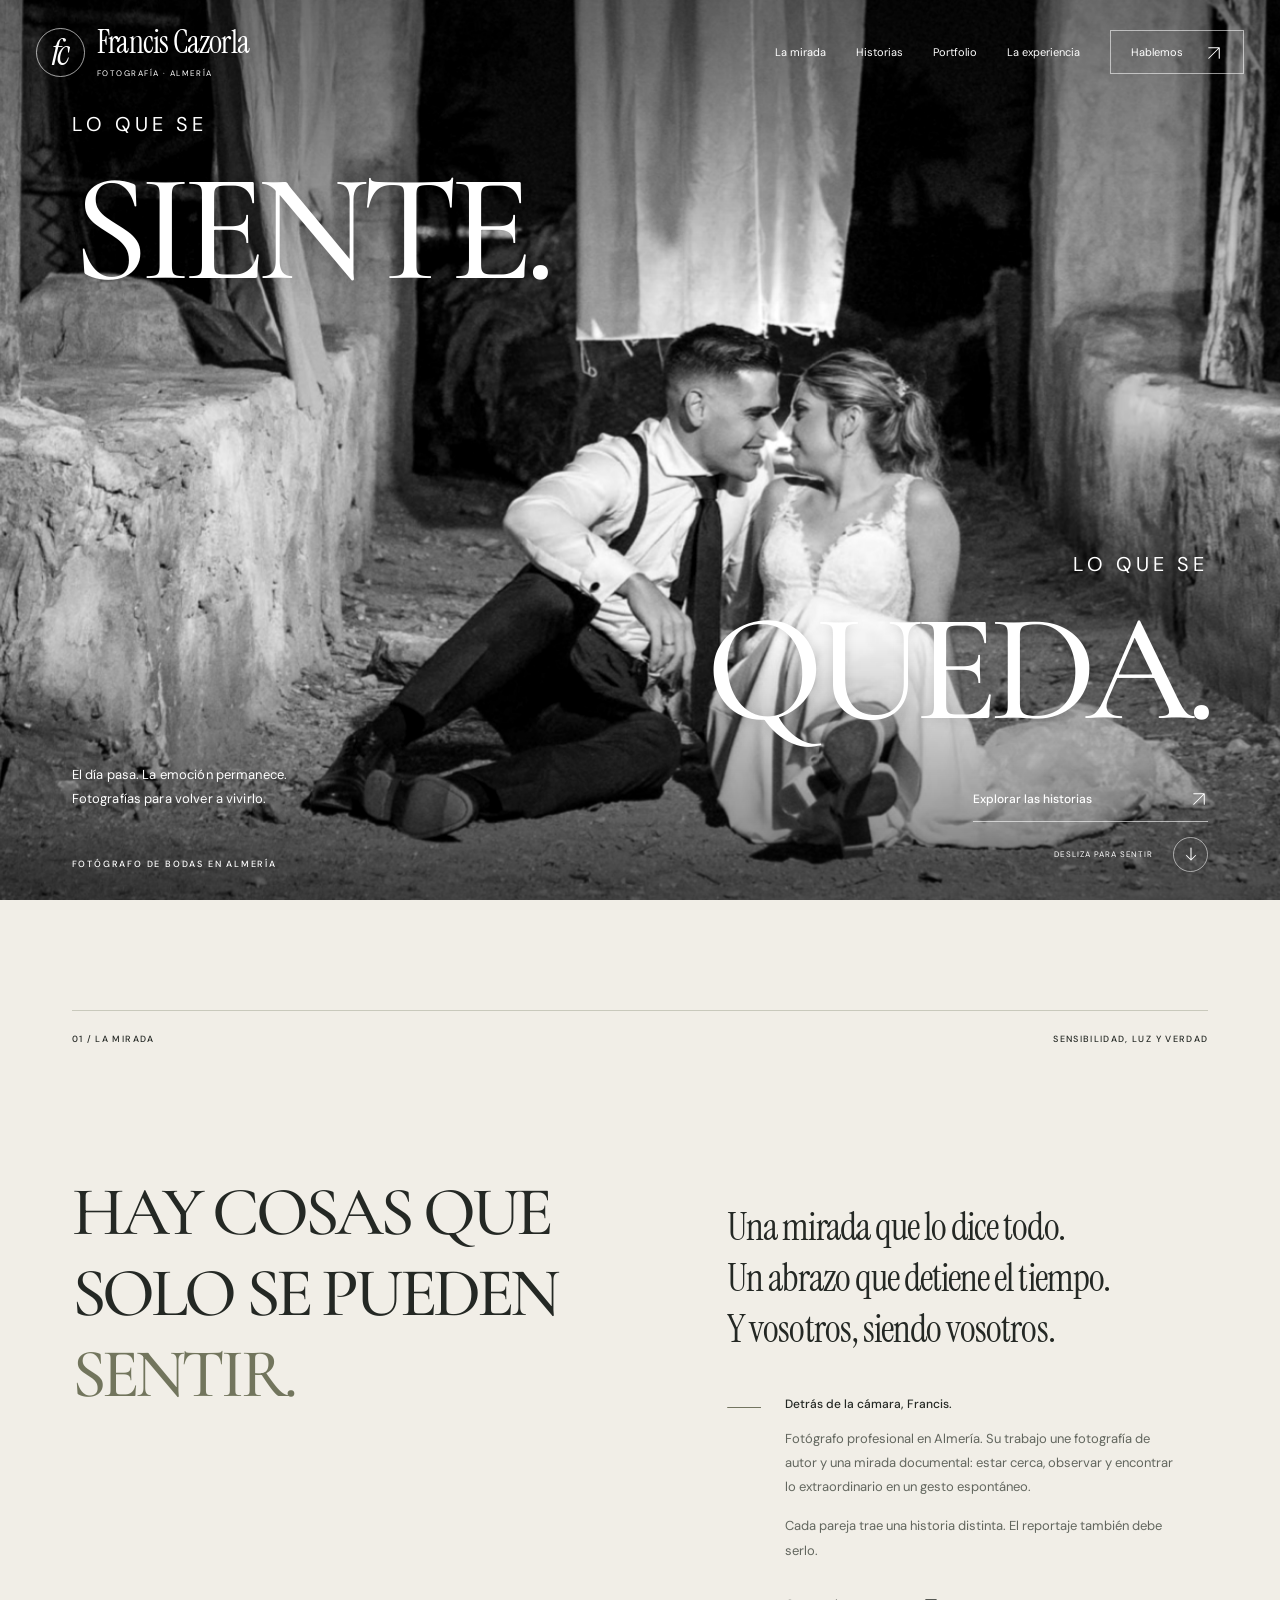
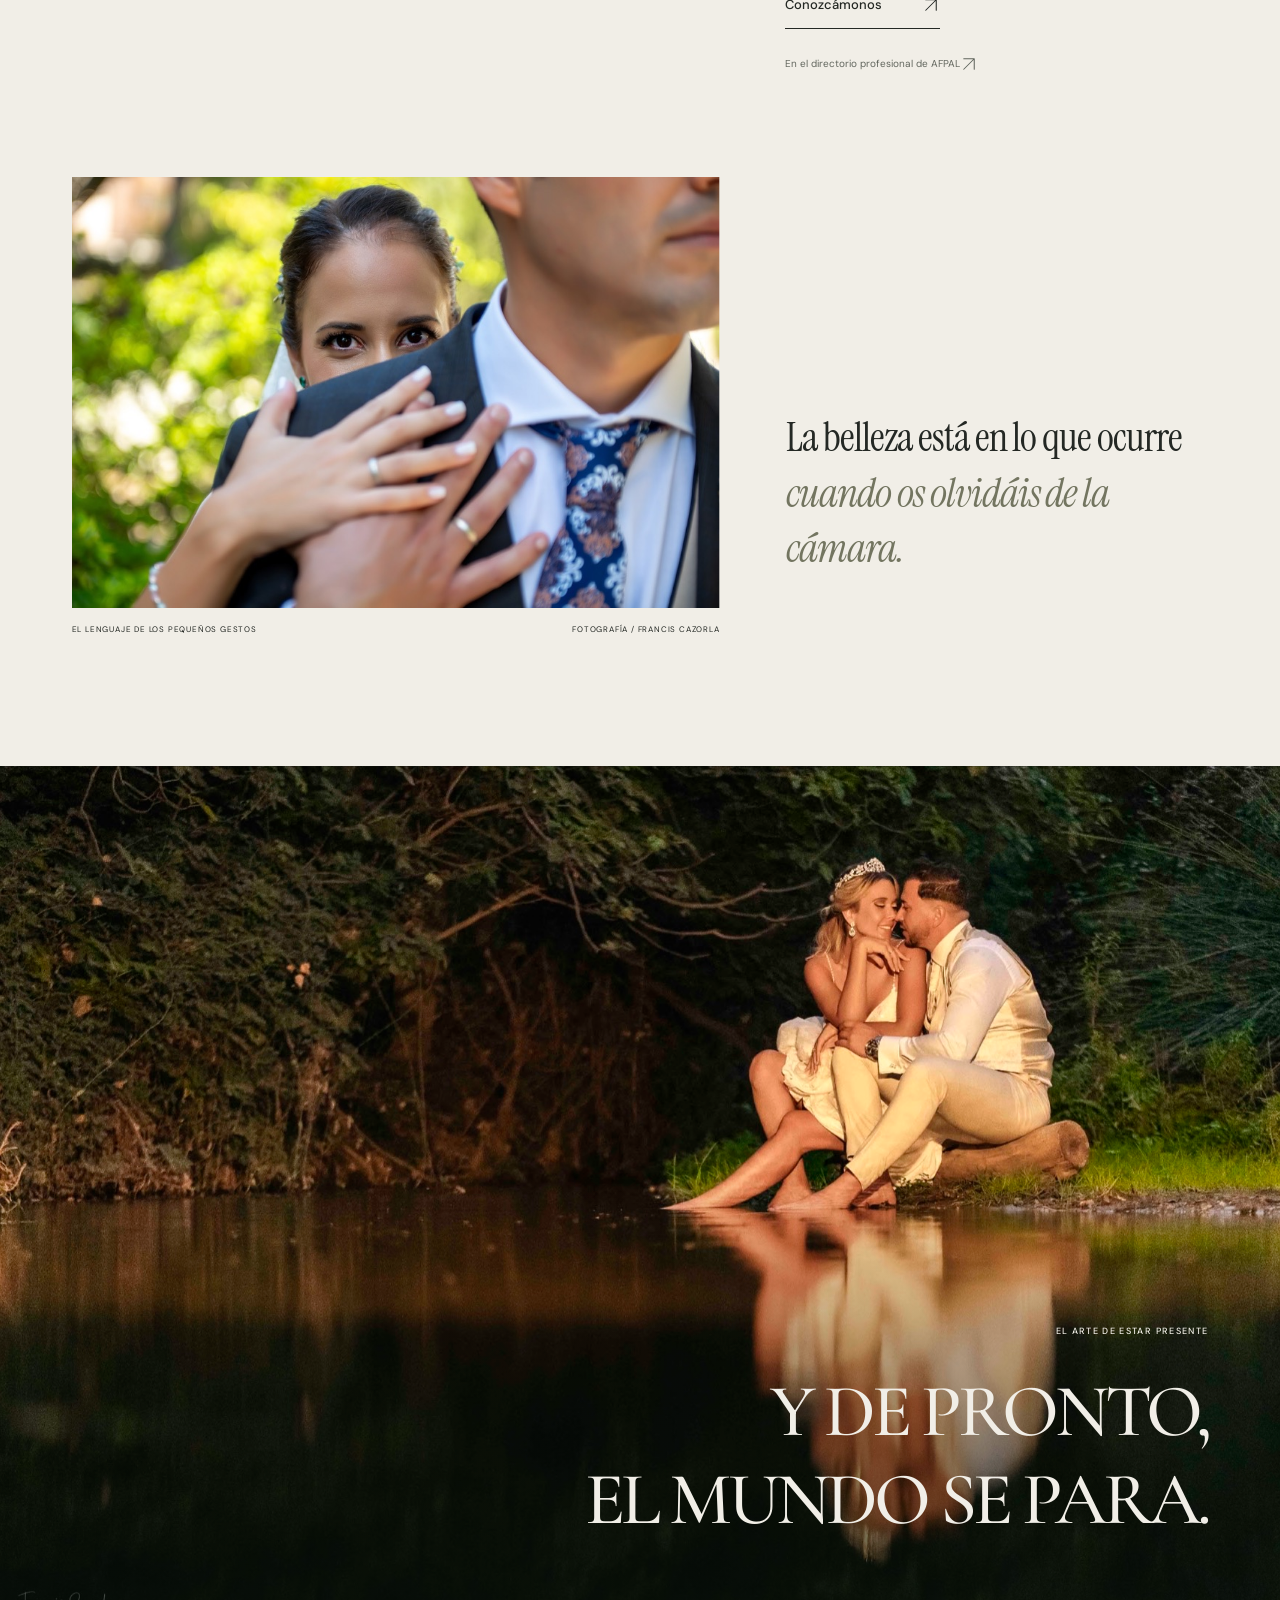
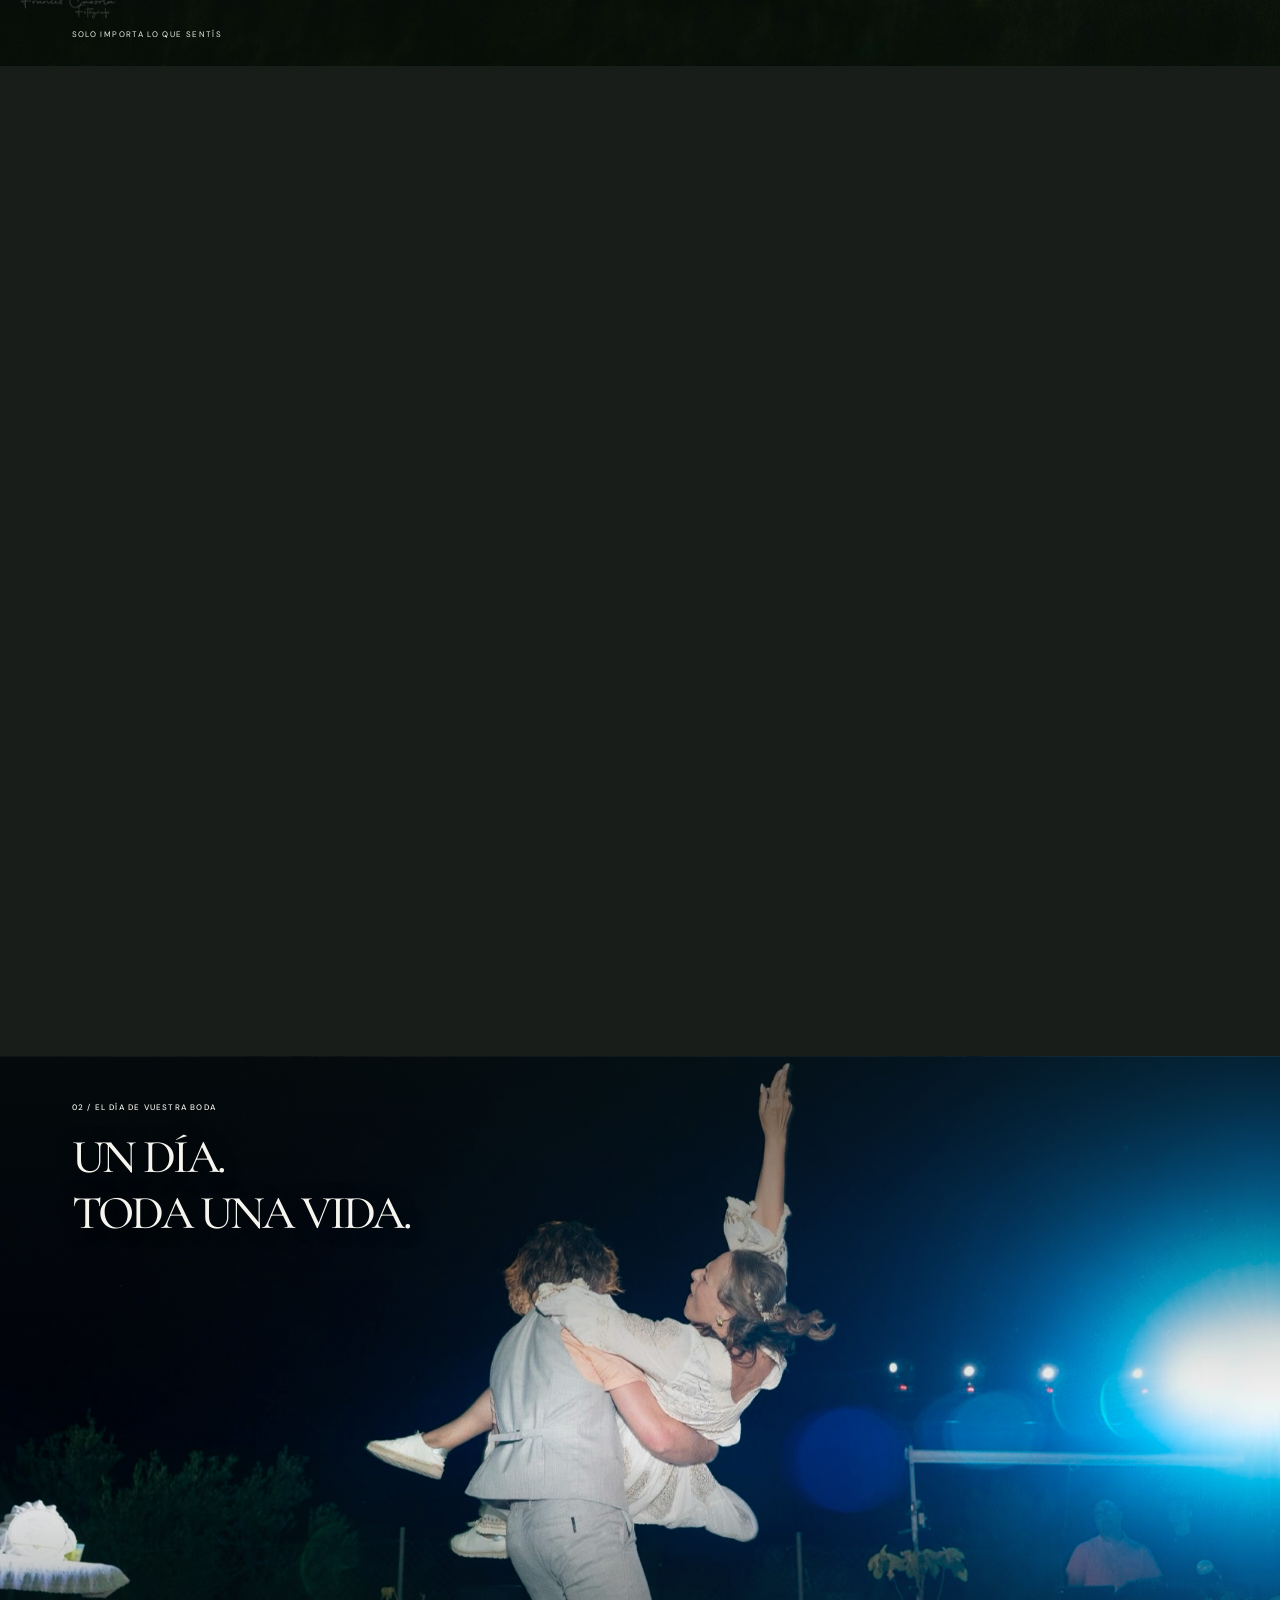
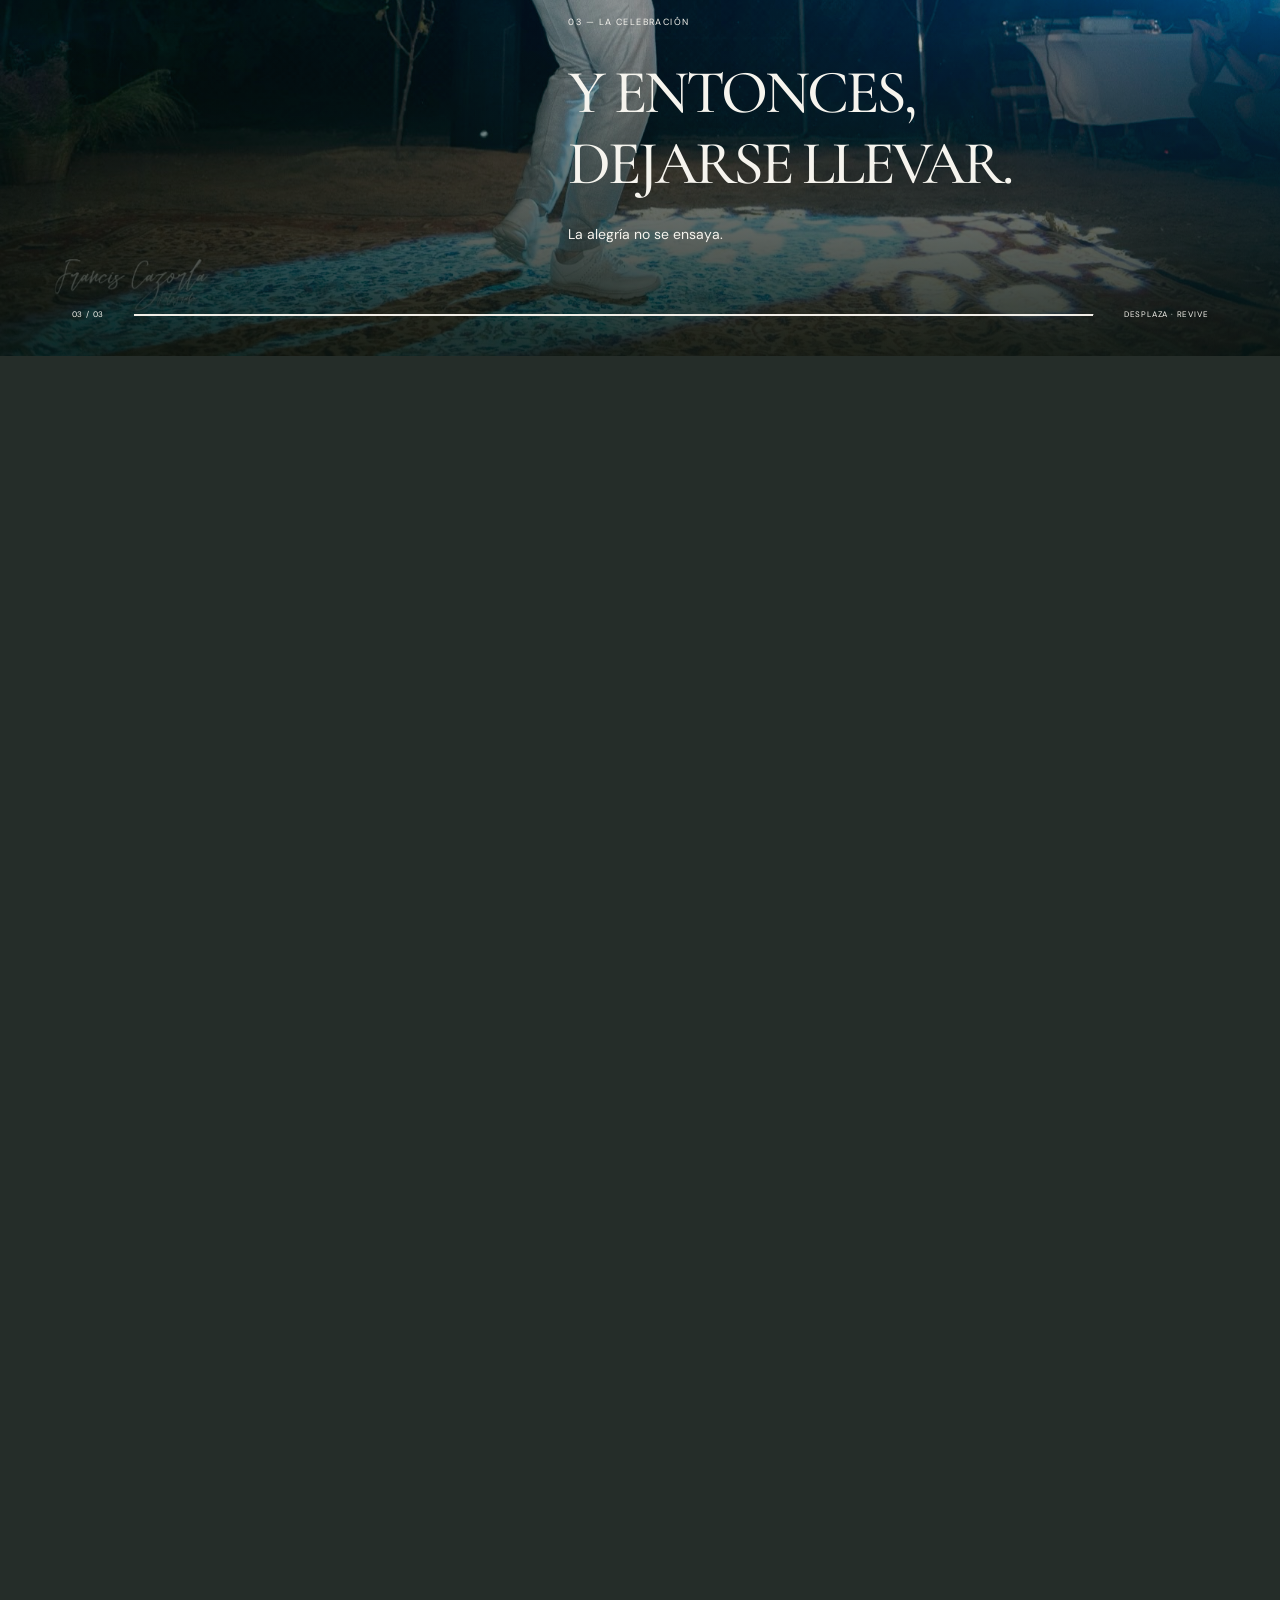
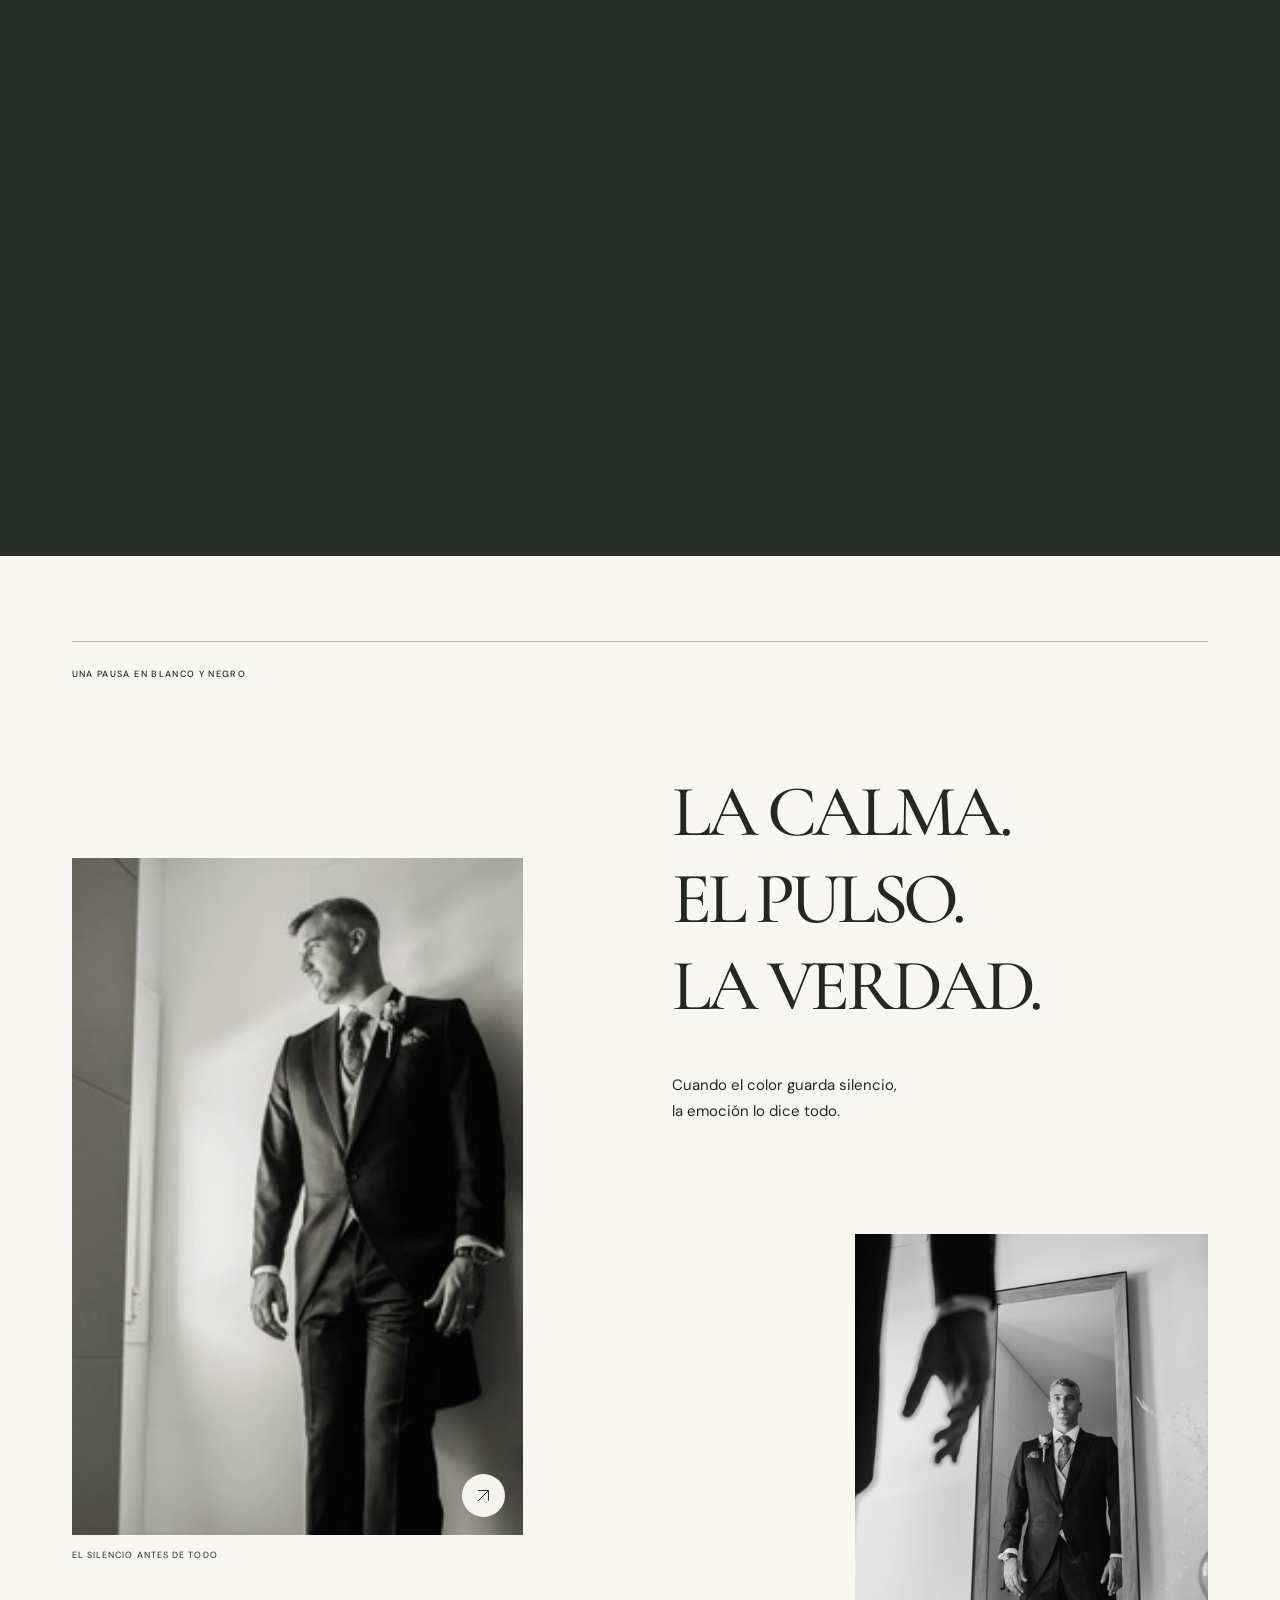
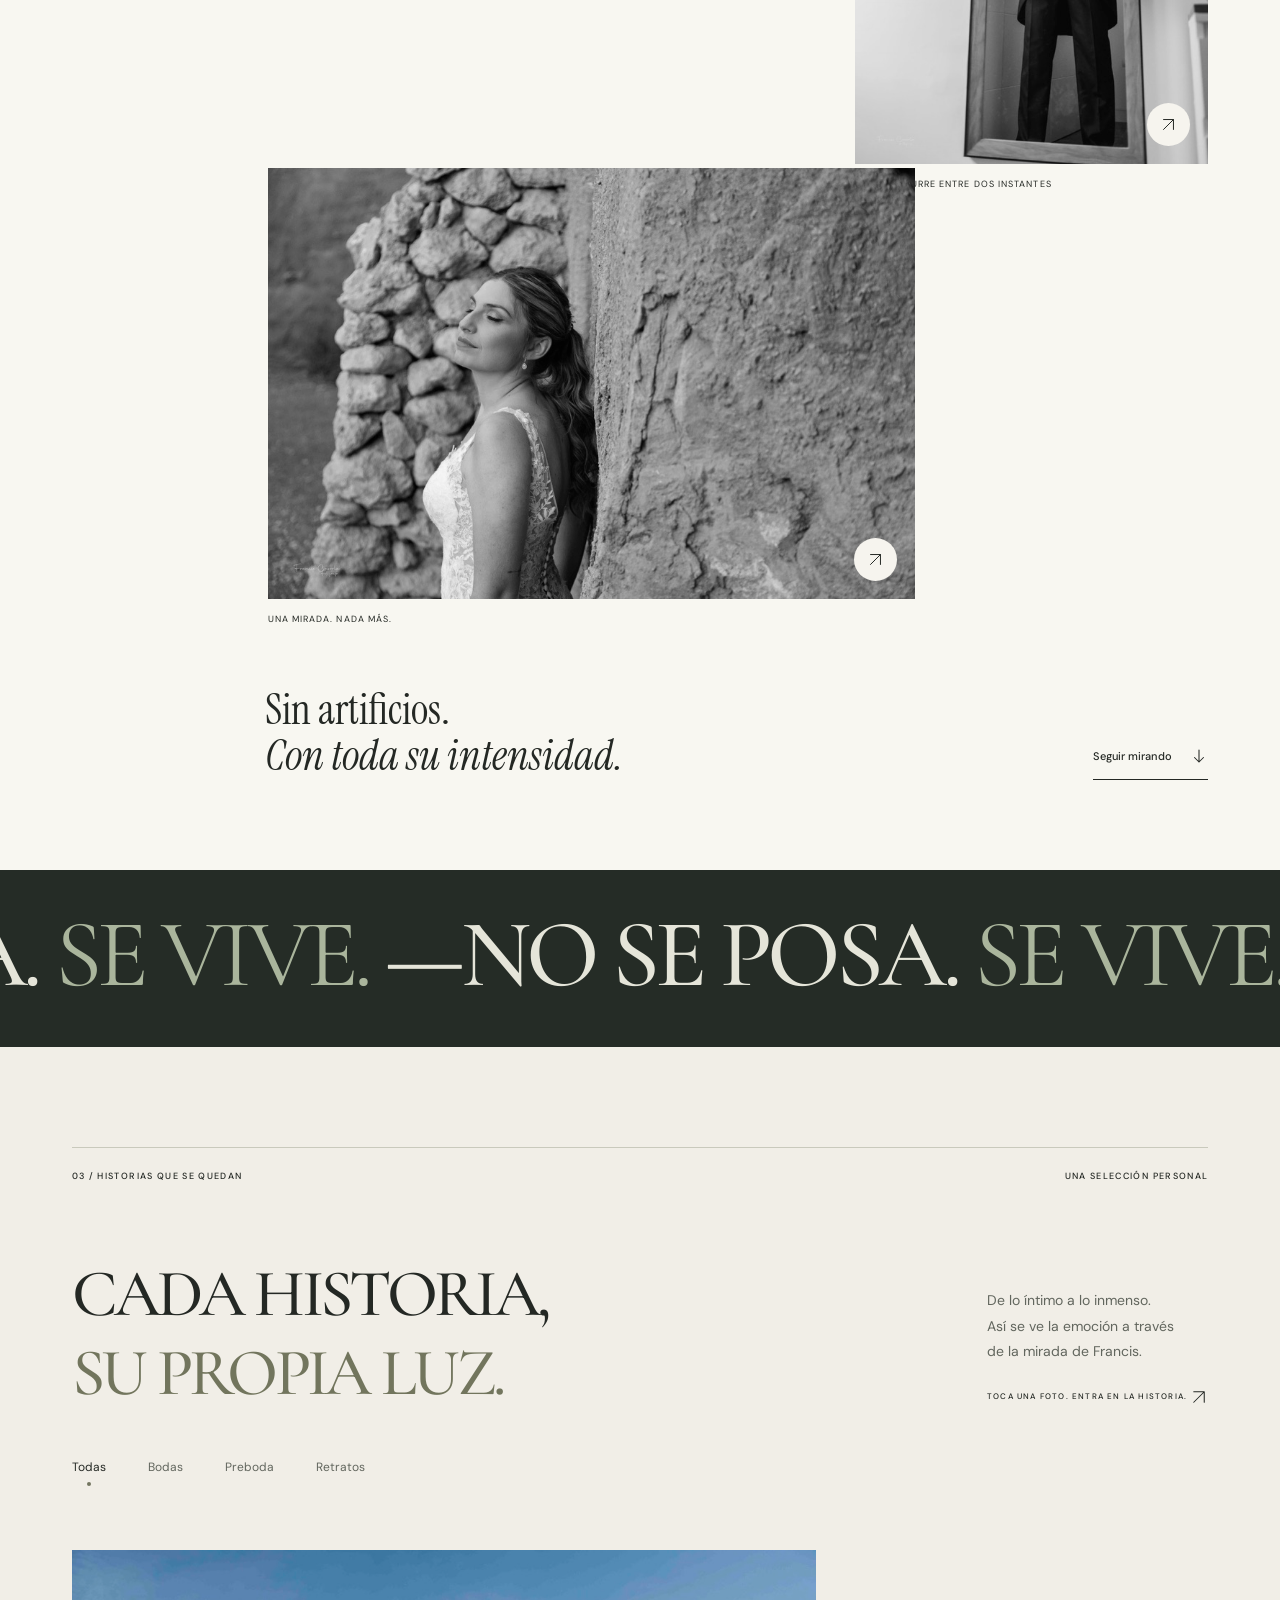
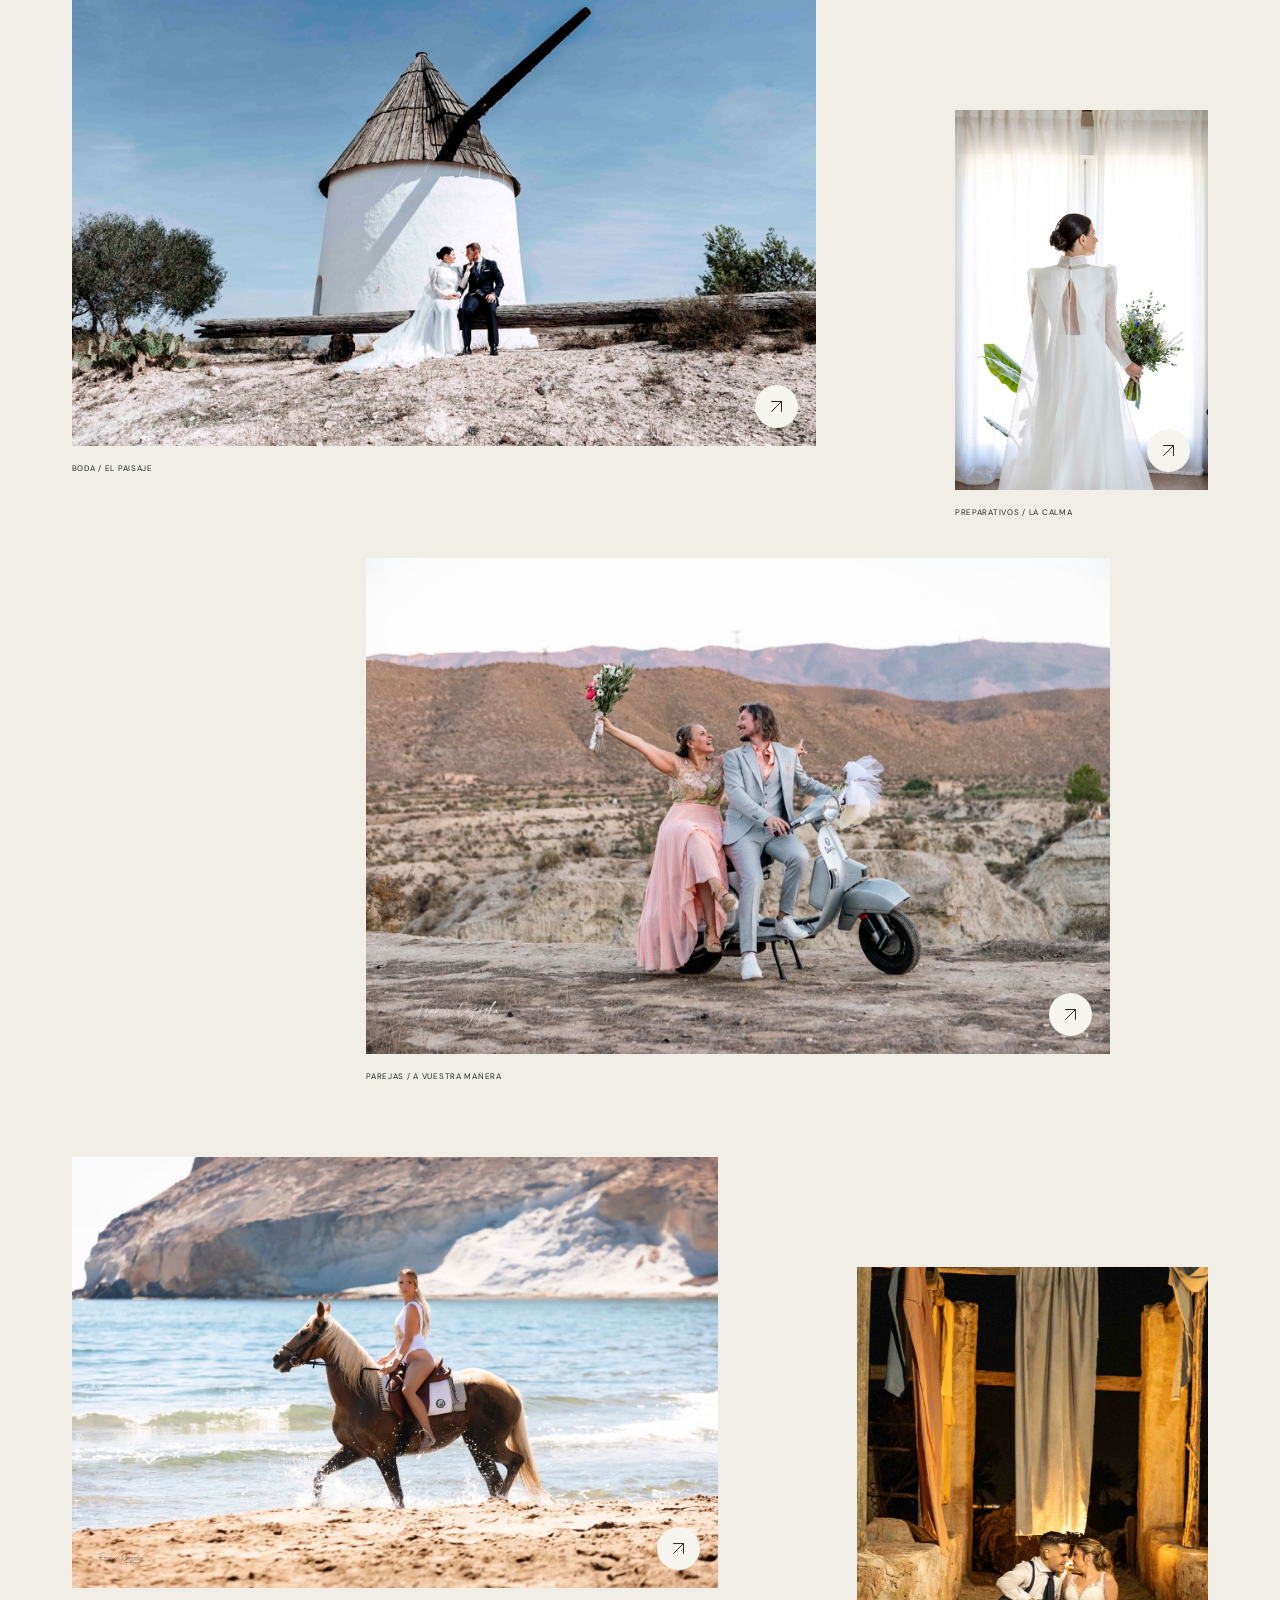
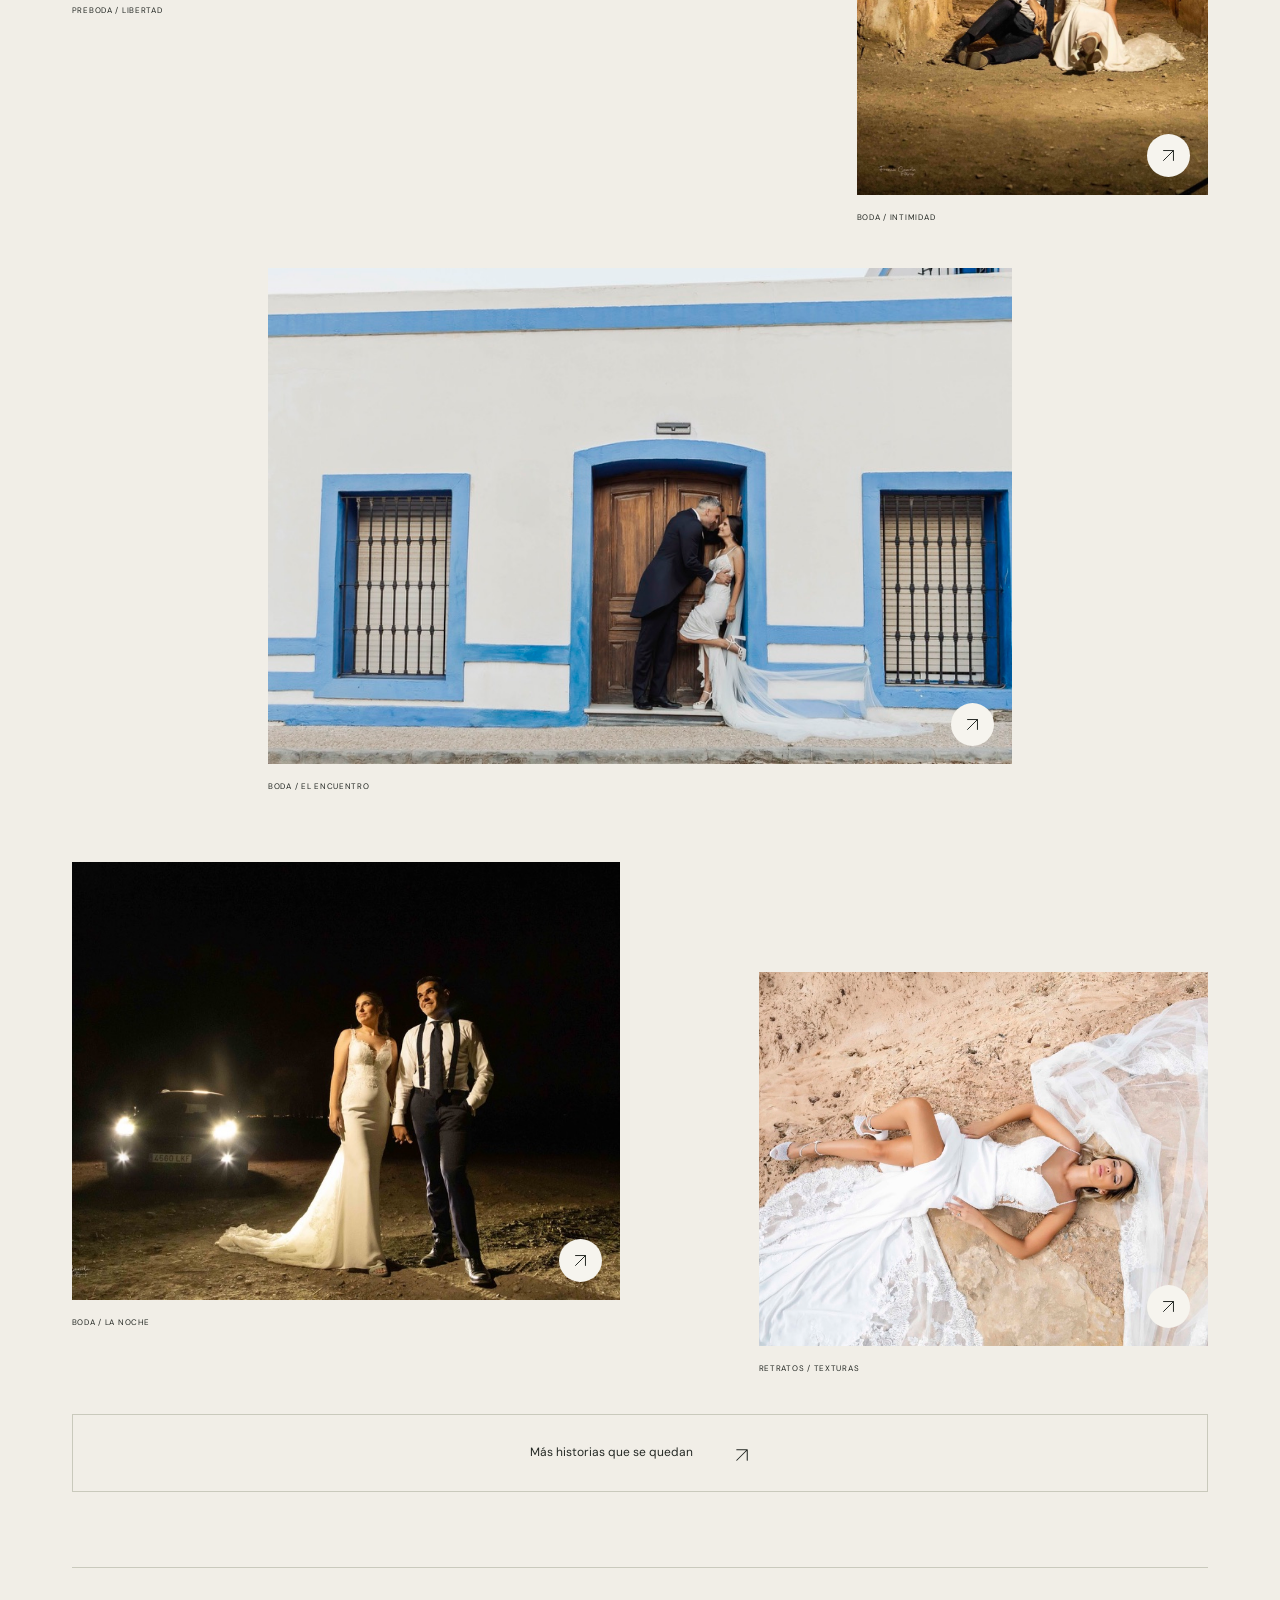
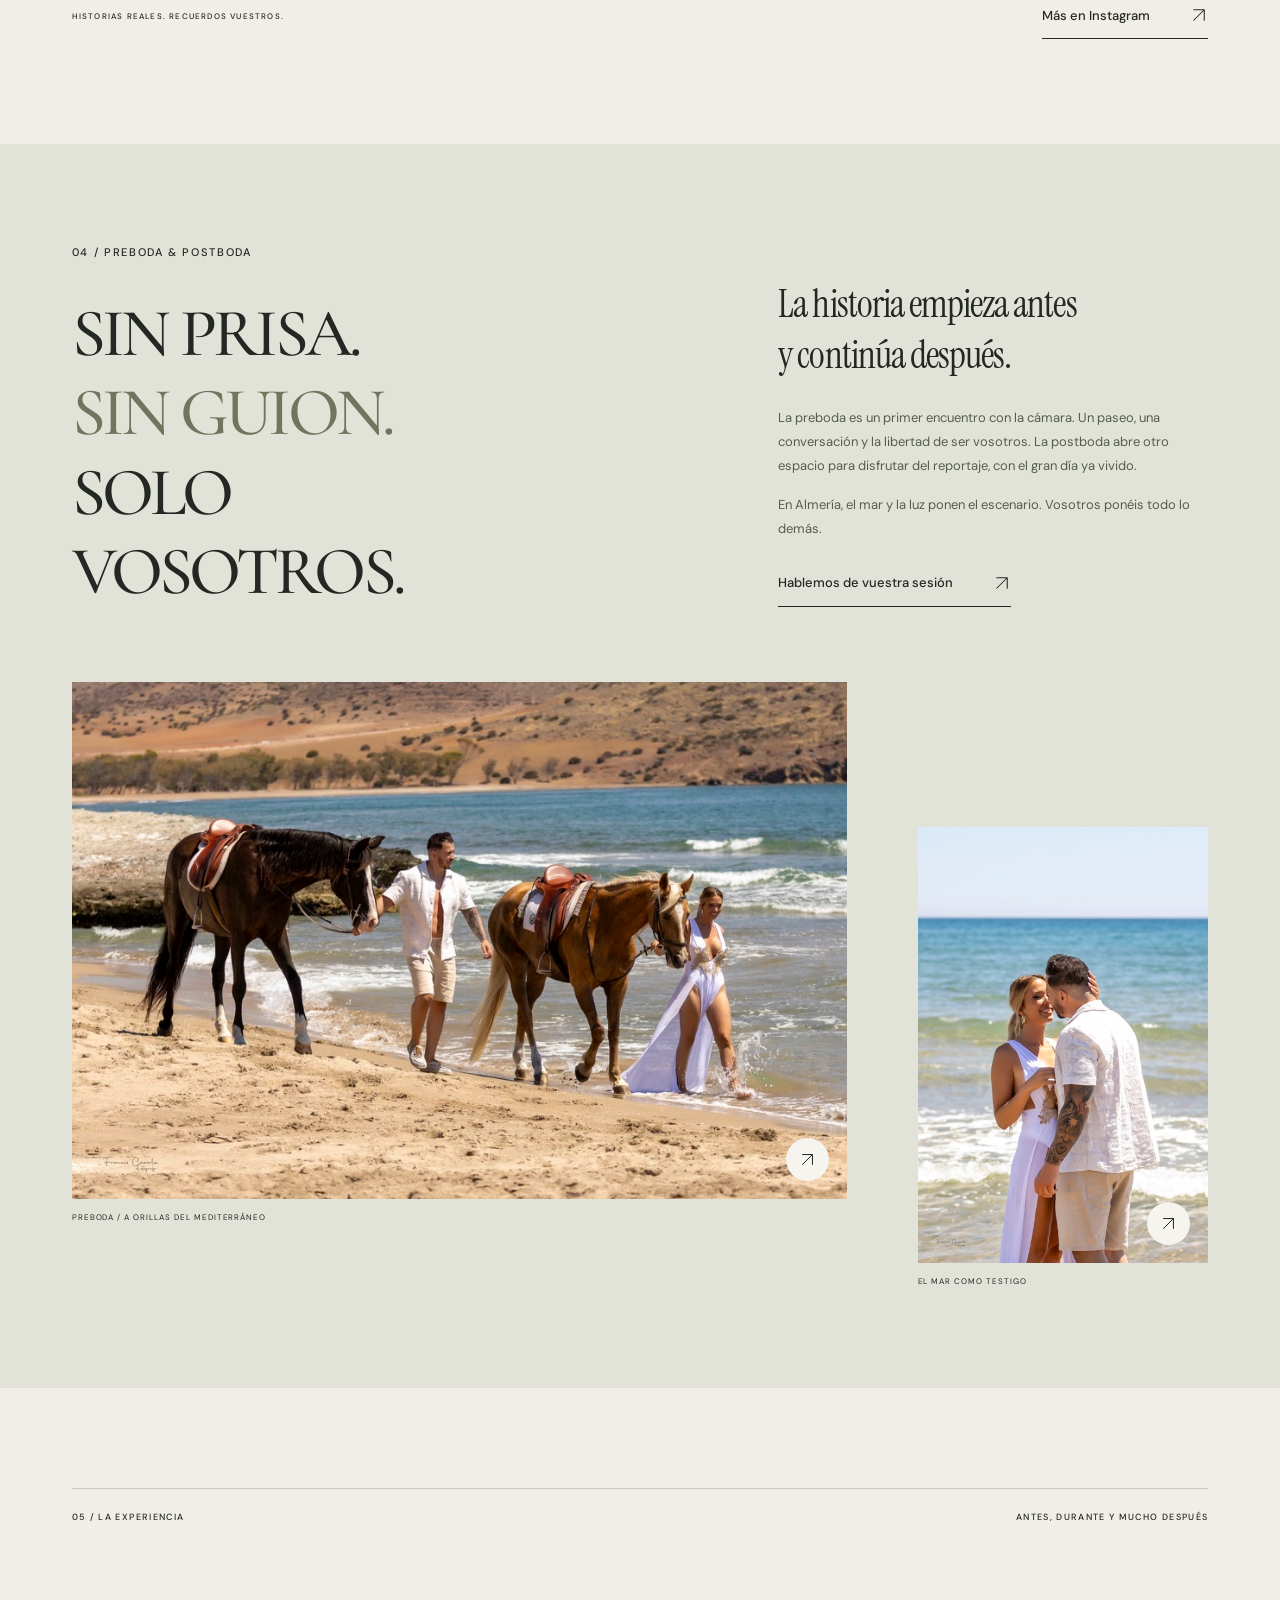
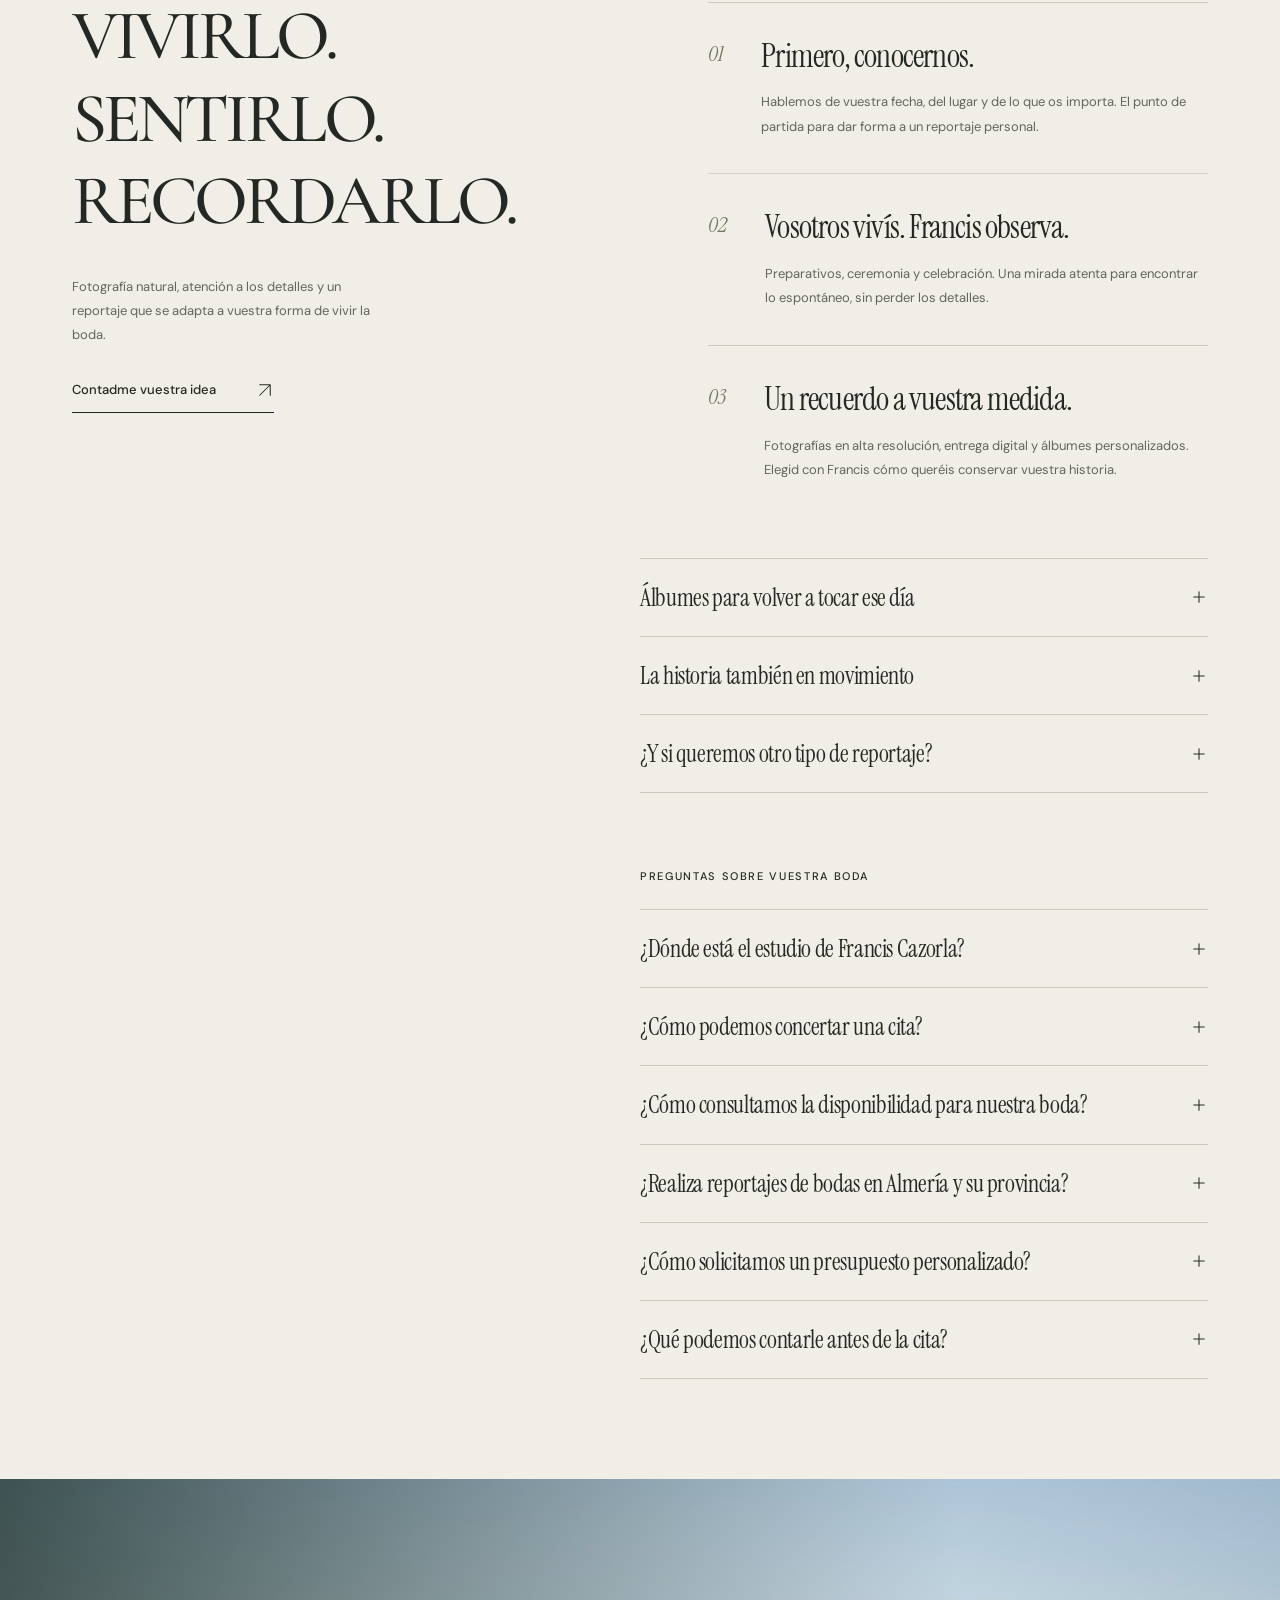
<file: index.html>
<!doctype html>
<html lang="es" data-typeface="cormorant">
<head>
  <meta charset="utf-8">
  <meta name="viewport" content="width=device-width, initial-scale=1">
  <meta name="robots" content="noindex, nofollow, noarchive">
  <meta name="theme-color" content="#eeebe3">
  <meta name="color-scheme" content="light">
  <title>Francis Cazorla · Fotógrafo de bodas en Almería</title>
  <meta name="description" content="Fotografía de bodas en Almería con una mirada natural y emotiva. Descubre los reportajes de Francis Cazorla, preboda y postboda. Hablemos de vuestra fecha.">
  <meta property="og:type" content="website">
  <meta property="og:locale" content="es_ES">
  <meta property="og:site_name" content="Francis Cazorla Fotógrafo">
  <meta property="og:title" content="Francis Cazorla · Lo que se siente. Lo que se queda.">
  <meta property="og:description" content="Fotografía de bodas, preboda y postboda en Almería. Vuestra historia, con toda su verdad.">
  <meta property="og:image" content="assets/img/novios-atardecer-reflejo-1800.jpg">
  <meta property="og:image:alt" content="Una pareja de novios al atardecer reflejada en el agua, por Francis Cazorla">
  <meta name="twitter:card" content="summary_large_image">
  <meta name="twitter:title" content="Francis Cazorla · Fotografía de bodas en Almería">
  <meta name="twitter:description" content="Lo que se siente. Lo que se queda. Fotografía natural para vuestra historia.">
  <meta name="twitter:image" content="assets/img/novios-atardecer-reflejo-1800.jpg">
  <link rel="icon" href="assets/favicon.svg" type="image/svg+xml">
  <link rel="preconnect" href="https://fonts.googleapis.com">
  <link rel="preconnect" href="https://fonts.gstatic.com" crossorigin>
  <link href="https://fonts.googleapis.com/css2?family=Cormorant+Garamond:wght@500&amp;family=DM+Sans:wght@400;500;600&amp;family=Instrument+Serif:ital@0;1&amp;display=swap" rel="stylesheet">
  <link rel="stylesheet" href="css/style.css">
  <link rel="stylesheet" href="css/editorial.css">
  <link rel="stylesheet" href="css/typography.css">
  <link rel="stylesheet" href="css/cover-editorial.css">
  <link rel="stylesheet" href="css/ui-refinements.css">
  <script type="application/ld+json" id="business-schema">
{
  "@context": "https://schema.org",
  "@type": "LocalBusiness",
  "name": "Francis Cazorla Fotógrafo",
  "description": "Fotógrafo profesional especializado en bodas en Almería y su provincia. Atención personalizada en el estudio con cita previa y presupuestos personalizados presenciales.",
  "address": {
    "@type": "PostalAddress",
    "streetAddress": "Camino Cruz de Caravaca, 7",
    "addressLocality": "Almería",
    "addressRegion": "Almería",
    "postalCode": "04008",
    "addressCountry": "ES"
  },
  "areaServed": [
    {
      "@type": "City",
      "name": "Almería"
    },
    {
      "@type": "AdministrativeArea",
      "name": "Provincia de Almería"
    }
  ],
  "hasMap": "https://www.google.com/maps?cid=14123049268649819056",
  "telephone": "+34722460059"
}
  </script>
  <script src="js/contact.js" defer></script>
  <script src="js/app.js?v=2" defer></script>
  <script src="js/typography.js" defer></script>
  <script src="js/cover-editorial.js" defer></script>
  <script src="js/ui-refinements.js" defer></script>
</head>
<body class="cover-editorial">
<a class="skip-link" href="#contenido">Saltar al contenido</a>
<header class="site-header" id="inicio">
  <a class="brand" href="#inicio" aria-label="Francis Cazorla Fotógrafo, inicio"><span class="brand-seal" aria-hidden="true">fc</span><span class="brand-wordmark">Francis Cazorla<small>FOTOGRAFÍA · ALMERÍA</small></span></a>
  <button class="menu-toggle" type="button" aria-controls="navigation" aria-expanded="false"><span>Menú</span><i aria-hidden="true"></i></button>
  <nav id="navigation" class="navigation" aria-label="Navegación principal">
    <a href="#mirada">La mirada</a><a href="#historias">Historias</a><a href="#portfolio">Portfolio</a><a href="#experiencia">La experiencia</a><a href="#contacto" class="nav-contact">Hablemos <span aria-hidden="true"><svg class="ui-icon" xmlns="http://www.w3.org/2000/svg" viewBox="0 0 24 24" fill="none" stroke="currentColor" stroke-width="1.4" stroke-linecap="round" stroke-linejoin="round" aria-hidden="true" focusable="false"><path d="M5 19 19 5M5 5h14v14"/></svg></span></a>
  </nav>
</header>
<main id="contenido">
  <section class="hero" aria-labelledby="hero-title">
    <div class="hero-photo">
      <img src="assets/editorial/novios-rincon-rustico-1800.jpg" srcset="assets/editorial/novios-rincon-rustico-480.jpg 479w, assets/editorial/novios-rincon-rustico-900.jpg 900w, assets/editorial/novios-rincon-rustico-1800.jpg 1199w" sizes="100vw" width="1199" height="1800" fetchpriority="high" alt="Una pareja de novios sentada muy cerca en un rincón rústico, presentada en blanco y negro">
    </div>
    <div class="hero-shade"></div>
    <div class="hero-copy">
      <p class="eyebrow hero-kicker"><span class="tiny-star" aria-hidden="true"></span> FOTÓGRAFO DE BODAS EN ALMERÍA</p>
      <h1 id="hero-title"><span class="visually-hidden">Francis Cazorla, fotógrafo de bodas en Almería. </span><span class="hero-phrase"><span class="hero-prefix">Lo que se</span><span class="hero-tail"> siente.</span></span><br><em class="hero-phrase"><span class="hero-prefix">Lo que se</span><span class="hero-tail"> queda.</span></em></h1>
      <p class="hero-description">El día pasa. La emoción permanece.<br>Fotografías para volver a vivirlo.</p>
      <a class="text-link light" href="#portfolio">Explorar las historias <span aria-hidden="true"><svg class="ui-icon" xmlns="http://www.w3.org/2000/svg" viewBox="0 0 24 24" fill="none" stroke="currentColor" stroke-width="1.4" stroke-linecap="round" stroke-linejoin="round" aria-hidden="true" focusable="false"><path d="M5 19 19 5M5 5h14v14"/></svg></span></a>
    </div>
    <div class="hero-bottom"><span>FRANCIS CAZORLA <b>—</b> FOTOGRAFÍA CON ALMA</span><a href="#mirada" class="scroll-cue" aria-label="Descubrir la mirada de Francis"><span>DESLIZA PARA SENTIR</span><i aria-hidden="true"><svg class="ui-icon" xmlns="http://www.w3.org/2000/svg" viewBox="0 0 24 24" fill="none" stroke="currentColor" stroke-width="1.4" stroke-linecap="round" stroke-linejoin="round" aria-hidden="true" focusable="false"><path d="M12 4v16m-6-6 6 6 6-6"/></svg></i></a><span class="hero-location">ALMERÍA, MEDITERRÁNEO</span></div>
    <span class="hero-side" aria-hidden="true">UN INSTANTE. PARA SIEMPRE.</span>
  </section>

  <section class="intro section-wrap" id="mirada" aria-labelledby="intro-title">
    <div class="section-line"><span class="eyebrow">01 / LA MIRADA</span><span class="eyebrow">SENSIBILIDAD, LUZ Y VERDAD</span></div>
    <div class="intro-layout">
      <div class="intro-heading" data-reveal><span class="ornament" aria-hidden="true"></span><h2 id="intro-title">Hay cosas que<br>solo se pueden<br><em>sentir.</em></h2></div>
      <div class="intro-right"><p class="large-copy" data-reveal>Una mirada que lo dice todo.<br>Un abrazo que detiene el tiempo.<br>Y vosotros, siendo vosotros.</p><div class="intro-note" data-reveal><span class="mini-rule"></span><div><h3>Detrás de la cámara, Francis.</h3><p>Fotógrafo profesional en Almería. Su trabajo une fotografía de autor y una mirada documental: estar cerca, observar y encontrar lo extraordinario en un gesto espontáneo.</p><p>Cada pareja trae una historia distinta. El reportaje también debe serlo.</p><a class="text-link" href="#contacto">Conozcámonos <span aria-hidden="true"><svg class="ui-icon" xmlns="http://www.w3.org/2000/svg" viewBox="0 0 24 24" fill="none" stroke="currentColor" stroke-width="1.4" stroke-linecap="round" stroke-linejoin="round" aria-hidden="true" focusable="false"><path d="M5 19 19 5M5 5h14v14"/></svg></span></a><a class="affiliation" href="https://www.afpal.org/asociados" target="_blank" rel="noopener noreferrer">En el directorio profesional de AFPAL <svg class="ui-icon" xmlns="http://www.w3.org/2000/svg" viewBox="0 0 24 24" fill="none" stroke="currentColor" stroke-width="1.4" stroke-linecap="round" stroke-linejoin="round" aria-hidden="true" focusable="false"><path d="M5 19 19 5M5 5h14v14"/></svg></a></div></div></div>
    </div>
    <figure class="intro-image" data-reveal><img src="assets/img/retrato-manos-900.jpg" srcset="assets/img/retrato-manos-480.jpg 480w, assets/img/retrato-manos-900.jpg 900w, assets/img/retrato-manos-1800.jpg 1800w" sizes="(min-width:900px) 58vw, 92vw" width="1800" height="1198" loading="lazy" decoding="async" alt="La mirada de una novia sobre el hombro de su pareja, con las manos y la alianza en primer plano"><figcaption><span>EL LENGUAJE DE LOS PEQUEÑOS GESTOS</span><span>FOTOGRAFÍA / FRANCIS CAZORLA</span></figcaption></figure>
    <p class="intro-footnote">La belleza está en lo que ocurre<br><em>cuando os olvidáis de la cámara.</em></p>
  </section>


  <section class="aperture" aria-labelledby="aperture-title">
    <div class="aperture-stage">
      <p class="aperture-backdrop" aria-hidden="true">Sentir.</p>
      <div class="aperture-window"><img class="" src="assets/img/novios-reflejo-noche-900.jpg" srcset="assets/img/novios-reflejo-noche-480.jpg 480w, assets/img/novios-reflejo-noche-900.jpg 900w, assets/img/novios-reflejo-noche-1800.jpg 1800w" sizes="100vw" width="1800" height="1199" loading="lazy" decoding="async" alt="Una pareja sentada abrazada junto al agua, con su reflejo bajo una luz íntima"></div>
      <div class="aperture-copy"><p class="eyebrow">EL ARTE DE ESTAR PRESENTE</p><h2 id="aperture-title">Y de pronto,<br><em>el mundo se para.</em></h2></div>
      <span class="aperture-whisper" aria-hidden="true">SOLO IMPORTA LO QUE SENTÍS</span>
    </div>
  </section>

  <section class="story" id="historias" aria-labelledby="story-title">
    <div class="story-stage">
      <div class="story-heading"><p class="eyebrow">02 / EL DÍA DE VUESTRA BODA</p><h2 id="story-title">Un día.<br><em>Toda una vida.</em></h2></div>
      <figure class="story-frame" data-chapter="0"><img src="assets/img/preparativos-espejo-900.jpg" srcset="assets/img/preparativos-espejo-900.jpg 900w, assets/img/preparativos-espejo-1800.jpg 1800w" sizes="100vw" width="1800" height="1199" loading="lazy" decoding="async" alt="Fotografía en blanco y negro de una novia mirándose en un pequeño espejo durante sus preparativos"><figcaption><span>01 — LOS PREPARATIVOS</span><h3>Los nervios.<br><em>La ilusión.</em></h3><p>Antes del sí, ya hay una historia.</p></figcaption></figure>
      <figure class="story-frame" data-chapter="1"><img src="assets/img/ceremonia-salida-petalos-900.jpg" srcset="assets/img/ceremonia-salida-petalos-900.jpg 900w, assets/img/ceremonia-salida-petalos-1800.jpg 1800w" sizes="100vw" width="1800" height="1200" loading="lazy" decoding="async" alt="Una pareja sale de la ceremonia entre pétalos y las miradas de sus invitados"><figcaption><span>02 — LA CEREMONIA</span><h3>El sí.<br><em>Todo lo demás.</em></h3><p>Las miradas que merecen quedarse.</p></figcaption></figure>
      <figure class="story-frame" data-chapter="2"><img src="assets/img/celebracion-primer-baile-900.jpg" srcset="assets/img/celebracion-primer-baile-900.jpg 900w, assets/img/celebracion-primer-baile-1800.jpg 1800w" sizes="100vw" width="1800" height="1198" loading="lazy" decoding="async" alt="El novio levanta a la novia en brazos durante su primer baile, iluminados en la pista"><figcaption><span>03 — LA CELEBRACIÓN</span><h3>Y entonces,<br><em>dejarse llevar.</em></h3><p>La alegría no se ensaya.</p></figcaption></figure>
      <div class="story-timeline" aria-hidden="true"><span class="story-count">01 / 03</span><div><i></i></div><span>DESPLAZA · REVIVE</span></div>
    </div>
  </section>


  <section class="editorial-block section-wrap" id="editorial" aria-labelledby="editorial-title">
    <div class="editorial-rule"><p class="eyebrow">UNA PAUSA EN BLANCO Y NEGRO</p><span aria-hidden="true"></span></div>
    <div class="editorial-spread">
      <div class="editorial-title" data-reveal><h2 id="editorial-title">La calma.<br>El pulso.<br><em>La verdad.</em></h2><p>Cuando el color guarda silencio,<br>la emoción lo dice todo.</p></div>
      <figure class="editorial-photo editorial-one" data-reveal><a href="assets/img/novio-retrato-1800.jpg" data-lightbox data-caption="La espera · Retrato en blanco y negro"><img class="" src="assets/img/novio-retrato-900.jpg" srcset="assets/img/novio-retrato-480.jpg 480w, assets/img/novio-retrato-900.jpg 900w, assets/img/novio-retrato-1800.jpg 1800w" sizes="(min-width:900px) 36vw, 80vw" width="1800" height="1198" loading="lazy" decoding="async" alt="Retrato en blanco y negro del novio junto a una ventana, vestido para su boda"><span class="image-open" aria-hidden="true"><svg class="ui-icon" xmlns="http://www.w3.org/2000/svg" viewBox="0 0 24 24" fill="none" stroke="currentColor" stroke-width="1.4" stroke-linecap="round" stroke-linejoin="round" aria-hidden="true" focusable="false"><path d="M5 19 19 5M5 5h14v14"/></svg></span></a><figcaption>EL SILENCIO ANTES DE TODO</figcaption></figure>
      <figure class="editorial-photo editorial-two" data-reveal><a href="assets/img/preparativos-novio-1800.jpg" data-lightbox data-caption="Preparativos · El instante antes"><img class="monochrome" src="assets/img/preparativos-novio-900.jpg" srcset="assets/img/preparativos-novio-480.jpg 480w, assets/img/preparativos-novio-900.jpg 900w, assets/img/preparativos-novio-1800.jpg 1198w" sizes="(min-width:900px) 25vw, 66vw" width="1198" height="1800" loading="lazy" decoding="async" alt="El novio reflejado en un espejo durante sus preparativos, presentado en blanco y negro"><span class="image-open" aria-hidden="true"><svg class="ui-icon" xmlns="http://www.w3.org/2000/svg" viewBox="0 0 24 24" fill="none" stroke="currentColor" stroke-width="1.4" stroke-linecap="round" stroke-linejoin="round" aria-hidden="true" focusable="false"><path d="M5 19 19 5M5 5h14v14"/></svg></span></a><figcaption>LO QUE OCURRE ENTRE DOS INSTANTES</figcaption></figure>
      <figure class="editorial-photo editorial-three" data-reveal><a href="assets/img/novia-muro-piedra-1800.jpg" data-lightbox data-caption="Retrato · Luz y textura"><img class="monochrome" src="assets/img/novia-muro-piedra-900.jpg" srcset="assets/img/novia-muro-piedra-480.jpg 480w, assets/img/novia-muro-piedra-900.jpg 900w, assets/img/novia-muro-piedra-1800.jpg 1800w" sizes="(min-width:900px) 58vw, 90vw" width="1800" height="1199" loading="lazy" decoding="async" alt="Retrato de una novia junto a un muro de piedra, con tratamiento editorial en blanco y negro"><span class="image-open" aria-hidden="true"><svg class="ui-icon" xmlns="http://www.w3.org/2000/svg" viewBox="0 0 24 24" fill="none" stroke="currentColor" stroke-width="1.4" stroke-linecap="round" stroke-linejoin="round" aria-hidden="true" focusable="false"><path d="M5 19 19 5M5 5h14v14"/></svg></span></a><figcaption>UNA MIRADA. NADA MÁS.</figcaption></figure>
    </div>
    <div class="editorial-end"><p>Sin artificios.<br><em>Con toda su intensidad.</em></p><a class="text-link" href="#portfolio">Seguir mirando <span aria-hidden="true"><svg class="ui-icon" xmlns="http://www.w3.org/2000/svg" viewBox="0 0 24 24" fill="none" stroke="currentColor" stroke-width="1.4" stroke-linecap="round" stroke-linejoin="round" aria-hidden="true" focusable="false"><path d="M12 4v16m-6-6 6 6 6-6"/></svg></span></a></div>
  </section>
  <div class="type-ribbon" aria-hidden="true"><div><span>No se posa. <em>Se vive.</em> — </span><span>No se posa. <em>Se vive.</em> — </span><span>No se posa. <em>Se vive.</em> — </span></div></div>

  <section class="portfolio section-wrap" id="portfolio" aria-labelledby="portfolio-title">
    <div class="section-line"><span class="eyebrow">03 / HISTORIAS QUE SE QUEDAN</span><span class="eyebrow">UNA SELECCIÓN PERSONAL</span></div>
    <div class="portfolio-header"><h2 id="portfolio-title" data-reveal>Cada historia,<br><em>su propia luz.</em></h2><div class="portfolio-aside" data-reveal><p>De lo íntimo a lo inmenso.<br>Así se ve la emoción a través<br>de la mirada de Francis.</p><span class="eyebrow">TOCA UNA FOTO. ENTRA EN LA HISTORIA. <svg class="ui-icon" xmlns="http://www.w3.org/2000/svg" viewBox="0 0 24 24" fill="none" stroke="currentColor" stroke-width="1.4" stroke-linecap="round" stroke-linejoin="round" aria-hidden="true" focusable="false"><path d="M5 19 19 5M5 5h14v14"/></svg></span></div></div>
    <div class="portfolio-tools"><div class="filters" aria-label="Filtrar fotografías" hidden><button type="button" data-filter="all" aria-pressed="true">Todas</button><button type="button" data-filter="boda" aria-pressed="false">Bodas</button><button type="button" data-filter="preboda" aria-pressed="false">Preboda</button><button type="button" data-filter="retrato" aria-pressed="false">Retratos</button></div><p class="portfolio-status visually-hidden" aria-live="polite"></p></div>
    <div class="portfolio-grid">
<figure class="portfolio-item item-1" data-category="boda" data-reveal><a href="assets/img/novios-molino-1800.jpg" data-lightbox data-caption="Un lugar, una historia"><img class="" src="assets/img/novios-molino-900.jpg" srcset="assets/img/novios-molino-480.jpg 480w, assets/img/novios-molino-900.jpg 900w, assets/img/novios-molino-1800.jpg 1800w" sizes="(min-width:900px) 55vw, 92vw" width="1800" height="1199" loading="lazy" decoding="async" alt="Una pareja de novios al pie de un molino blanco bajo el cielo azul"><span class="image-open" aria-hidden="true"><svg class="ui-icon" xmlns="http://www.w3.org/2000/svg" viewBox="0 0 24 24" fill="none" stroke="currentColor" stroke-width="1.4" stroke-linecap="round" stroke-linejoin="round" aria-hidden="true" focusable="false"><path d="M5 19 19 5M5 5h14v14"/></svg></span><span class="photo-title" aria-hidden="true">Un lugar, una historia</span></a><figcaption><span>BODA / EL PAISAJE</span></figcaption></figure>
<figure class="portfolio-item item-2" data-category="boda" data-reveal><a href="assets/img/preparativos-novia-1800.jpg" data-lightbox data-caption="Antes de todo"><img class="" src="assets/img/preparativos-novia-900.jpg" srcset="assets/img/preparativos-novia-480.jpg 480w, assets/img/preparativos-novia-900.jpg 900w, assets/img/preparativos-novia-1800.jpg 1200w" sizes="(min-width:900px) 55vw, 92vw" width="1200" height="1800" loading="lazy" decoding="async" alt="La novia de espaldas junto a una ventana durante sus preparativos"><span class="image-open" aria-hidden="true"><svg class="ui-icon" xmlns="http://www.w3.org/2000/svg" viewBox="0 0 24 24" fill="none" stroke="currentColor" stroke-width="1.4" stroke-linecap="round" stroke-linejoin="round" aria-hidden="true" focusable="false"><path d="M5 19 19 5M5 5h14v14"/></svg></span><span class="photo-title" aria-hidden="true">Antes de todo</span></a><figcaption><span>PREPARATIVOS / LA CALMA</span></figcaption></figure>
<figure class="portfolio-item item-3" data-category="boda" data-reveal><a href="assets/img/novios-vespa-1800.jpg" data-lightbox data-caption="El viaje es juntos"><img class="" src="assets/img/novios-vespa-900.jpg" srcset="assets/img/novios-vespa-480.jpg 480w, assets/img/novios-vespa-900.jpg 900w, assets/img/novios-vespa-1800.jpg 1800w" sizes="(min-width:900px) 55vw, 92vw" width="1800" height="1199" loading="lazy" decoding="async" alt="Una pareja junto a una Vespa en un paisaje abierto"><span class="image-open" aria-hidden="true"><svg class="ui-icon" xmlns="http://www.w3.org/2000/svg" viewBox="0 0 24 24" fill="none" stroke="currentColor" stroke-width="1.4" stroke-linecap="round" stroke-linejoin="round" aria-hidden="true" focusable="false"><path d="M5 19 19 5M5 5h14v14"/></svg></span><span class="photo-title" aria-hidden="true">El viaje es juntos</span></a><figcaption><span>PAREJAS / A VUESTRA MANERA</span></figcaption></figure>
<figure class="portfolio-item item-4" data-category="preboda" data-reveal><a href="assets/img/preboda-caballo-playa-1800.jpg" data-lightbox data-caption="Sin más planes que el mar"><img class="" src="assets/img/preboda-caballo-playa-900.jpg" srcset="assets/img/preboda-caballo-playa-480.jpg 480w, assets/img/preboda-caballo-playa-900.jpg 900w, assets/img/preboda-caballo-playa-1800.jpg 1800w" sizes="(min-width:900px) 55vw, 92vw" width="1800" height="1199" loading="lazy" decoding="async" alt="Una mujer a caballo a la orilla del mar durante su preboda"><span class="image-open" aria-hidden="true"><svg class="ui-icon" xmlns="http://www.w3.org/2000/svg" viewBox="0 0 24 24" fill="none" stroke="currentColor" stroke-width="1.4" stroke-linecap="round" stroke-linejoin="round" aria-hidden="true" focusable="false"><path d="M5 19 19 5M5 5h14v14"/></svg></span><span class="photo-title" aria-hidden="true">Sin más planes que el mar</span></a><figcaption><span>PREBODA / LIBERTAD</span></figcaption></figure>
<figure class="portfolio-item item-5" data-category="boda" data-reveal><a href="assets/img/novios-rincon-rustico-1800.jpg" data-lightbox data-caption="Un lugar para dos"><img class="" src="assets/img/novios-rincon-rustico-900.jpg" srcset="assets/img/novios-rincon-rustico-480.jpg 479w, assets/img/novios-rincon-rustico-900.jpg 900w, assets/img/novios-rincon-rustico-1800.jpg 1199w" sizes="(min-width:900px) 55vw, 92vw" width="1199" height="1800" loading="lazy" decoding="async" alt="Una pareja de novios sentada en un rincón rústico bajo una luz cálida"><span class="image-open" aria-hidden="true"><svg class="ui-icon" xmlns="http://www.w3.org/2000/svg" viewBox="0 0 24 24" fill="none" stroke="currentColor" stroke-width="1.4" stroke-linecap="round" stroke-linejoin="round" aria-hidden="true" focusable="false"><path d="M5 19 19 5M5 5h14v14"/></svg></span><span class="photo-title" aria-hidden="true">Un lugar para dos</span></a><figcaption><span>BODA / INTIMIDAD</span></figcaption></figure>
<figure class="portfolio-item item-6" data-category="boda" data-reveal><a href="assets/img/novios-puerta-azul-1800.jpg" data-lightbox data-caption="Los pequeños refugios"><img class="" src="assets/img/novios-puerta-azul-900.jpg" srcset="assets/img/novios-puerta-azul-480.jpg 480w, assets/img/novios-puerta-azul-900.jpg 900w, assets/img/novios-puerta-azul-1800.jpg 1800w" sizes="(min-width:900px) 55vw, 92vw" width="1800" height="1200" loading="lazy" decoding="async" alt="Una pareja de novios se abraza en una puerta azul de una fachada blanca"><span class="image-open" aria-hidden="true"><svg class="ui-icon" xmlns="http://www.w3.org/2000/svg" viewBox="0 0 24 24" fill="none" stroke="currentColor" stroke-width="1.4" stroke-linecap="round" stroke-linejoin="round" aria-hidden="true" focusable="false"><path d="M5 19 19 5M5 5h14v14"/></svg></span><span class="photo-title" aria-hidden="true">Los pequeños refugios</span></a><figcaption><span>BODA / EL ENCUENTRO</span></figcaption></figure>
<figure class="portfolio-item item-7" data-category="boda" data-reveal><a href="assets/img/novios-faros-noche-1800.jpg" data-lightbox data-caption="Cuando cae la noche"><img class="" src="assets/img/novios-faros-noche-900.jpg" srcset="assets/img/novios-faros-noche-480.jpg 480w, assets/img/novios-faros-noche-900.jpg 900w, assets/img/novios-faros-noche-1800.jpg 1800w" sizes="(min-width:900px) 55vw, 92vw" width="1800" height="1199" loading="lazy" decoding="async" alt="Una pareja de novios camina de noche ante los faros de un coche"><span class="image-open" aria-hidden="true"><svg class="ui-icon" xmlns="http://www.w3.org/2000/svg" viewBox="0 0 24 24" fill="none" stroke="currentColor" stroke-width="1.4" stroke-linecap="round" stroke-linejoin="round" aria-hidden="true" focusable="false"><path d="M5 19 19 5M5 5h14v14"/></svg></span><span class="photo-title" aria-hidden="true">Cuando cae la noche</span></a><figcaption><span>BODA / LA NOCHE</span></figcaption></figure>
<figure class="portfolio-item item-8" data-category="retrato" data-reveal><a href="assets/img/novia-velo-arena-1800.jpg" data-lightbox data-caption="La belleza del instante"><img class="" src="assets/img/novia-velo-arena-900.jpg" srcset="assets/img/novia-velo-arena-480.jpg 480w, assets/img/novia-velo-arena-900.jpg 900w, assets/img/novia-velo-arena-1800.jpg 1800w" sizes="(min-width:900px) 55vw, 92vw" width="1800" height="1199" loading="lazy" decoding="async" alt="Una novia recostada sobre la arena, rodeada por su velo blanco"><span class="image-open" aria-hidden="true"><svg class="ui-icon" xmlns="http://www.w3.org/2000/svg" viewBox="0 0 24 24" fill="none" stroke="currentColor" stroke-width="1.4" stroke-linecap="round" stroke-linejoin="round" aria-hidden="true" focusable="false"><path d="M5 19 19 5M5 5h14v14"/></svg></span><span class="photo-title" aria-hidden="true">La belleza del instante</span></a><figcaption><span>RETRATOS / TEXTURAS</span></figcaption></figure>
<figure class="portfolio-item item-9 portfolio-extra" data-category="boda" data-reveal><a href="assets/img/novios-campo-luz-1800.jpg" data-lightbox data-caption="La luz de estar juntos"><img class="" src="assets/img/novios-campo-luz-900.jpg" srcset="assets/img/novios-campo-luz-480.jpg 480w, assets/img/novios-campo-luz-900.jpg 900w, assets/img/novios-campo-luz-1800.jpg 1800w" sizes="(min-width:900px) 55vw, 92vw" width="1800" height="1199" loading="lazy" decoding="async" alt="Dos novios sentados juntos sobre un muro de piedra al atardecer"><span class="image-open" aria-hidden="true"><svg class="ui-icon" xmlns="http://www.w3.org/2000/svg" viewBox="0 0 24 24" fill="none" stroke="currentColor" stroke-width="1.4" stroke-linecap="round" stroke-linejoin="round" aria-hidden="true" focusable="false"><path d="M5 19 19 5M5 5h14v14"/></svg></span><span class="photo-title" aria-hidden="true">La luz de estar juntos</span></a><figcaption><span>BODA / SER VOSOTROS</span></figcaption></figure>
<figure class="portfolio-item item-10 portfolio-extra" data-category="boda" data-reveal><a href="assets/img/novios-coche-clasico-1800.jpg" data-lightbox data-caption="A vuestra manera"><img class="" src="assets/img/novios-coche-clasico-900.jpg" srcset="assets/img/novios-coche-clasico-480.jpg 480w, assets/img/novios-coche-clasico-900.jpg 900w, assets/img/novios-coche-clasico-1800.jpg 1800w" sizes="(min-width:900px) 55vw, 92vw" width="1800" height="1199" loading="lazy" decoding="async" alt="Una pareja de novios celebra su boda sobre un coche clásico azul"><span class="image-open" aria-hidden="true"><svg class="ui-icon" xmlns="http://www.w3.org/2000/svg" viewBox="0 0 24 24" fill="none" stroke="currentColor" stroke-width="1.4" stroke-linecap="round" stroke-linejoin="round" aria-hidden="true" focusable="false"><path d="M5 19 19 5M5 5h14v14"/></svg></span><span class="photo-title" aria-hidden="true">A vuestra manera</span></a><figcaption><span>BODA / ESPONTANEIDAD</span></figcaption></figure>
<figure class="portfolio-item item-11 portfolio-extra" data-category="retrato" data-reveal><a href="assets/img/abrazo-luz-dorada-1800.jpg" data-lightbox data-caption="Donde todo se detiene"><img class="" src="assets/img/abrazo-luz-dorada-900.jpg" srcset="assets/img/abrazo-luz-dorada-480.jpg 480w, assets/img/abrazo-luz-dorada-900.jpg 900w, assets/img/abrazo-luz-dorada-1800.jpg 1800w" sizes="(min-width:900px) 55vw, 92vw" width="1800" height="1199" loading="lazy" decoding="async" alt="Una pareja de novios abrazada con luz cálida"><span class="image-open" aria-hidden="true"><svg class="ui-icon" xmlns="http://www.w3.org/2000/svg" viewBox="0 0 24 24" fill="none" stroke="currentColor" stroke-width="1.4" stroke-linecap="round" stroke-linejoin="round" aria-hidden="true" focusable="false"><path d="M5 19 19 5M5 5h14v14"/></svg></span><span class="photo-title" aria-hidden="true">Donde todo se detiene</span></a><figcaption><span>RETRATOS / CERCA</span></figcaption></figure>
<figure class="portfolio-item item-12 portfolio-extra" data-category="boda" data-reveal><a href="assets/img/novios-iglesia-blanca-1800.jpg" data-lightbox data-caption="El sí, a vuestra manera"><img class="" src="assets/img/novios-iglesia-blanca-900.jpg" srcset="assets/img/novios-iglesia-blanca-480.jpg 480w, assets/img/novios-iglesia-blanca-900.jpg 900w, assets/img/novios-iglesia-blanca-1800.jpg 1800w" sizes="(min-width:900px) 55vw, 92vw" width="1800" height="1200" loading="lazy" decoding="async" alt="Una pareja frente a una iglesia de fachada clara y su campanario"><span class="image-open" aria-hidden="true"><svg class="ui-icon" xmlns="http://www.w3.org/2000/svg" viewBox="0 0 24 24" fill="none" stroke="currentColor" stroke-width="1.4" stroke-linecap="round" stroke-linejoin="round" aria-hidden="true" focusable="false"><path d="M5 19 19 5M5 5h14v14"/></svg></span><span class="photo-title" aria-hidden="true">El sí, a vuestra manera</span></a><figcaption><span>BODA / LUZ MEDITERRÁNEA</span></figcaption></figure>
<figure class="portfolio-item item-13 portfolio-extra" data-category="boda" data-reveal><a href="assets/img/novios-calle-blanca-1800.jpg" data-lightbox data-caption="Caminos que se encuentran"><img class="" src="assets/img/novios-calle-blanca-900.jpg" srcset="assets/img/novios-calle-blanca-480.jpg 480w, assets/img/novios-calle-blanca-900.jpg 900w, assets/img/novios-calle-blanca-1800.jpg 1800w" sizes="(min-width:900px) 55vw, 92vw" width="1800" height="1199" loading="lazy" decoding="async" alt="Una pareja camina por una calle de fachadas blancas junto a una montaña"><span class="image-open" aria-hidden="true"><svg class="ui-icon" xmlns="http://www.w3.org/2000/svg" viewBox="0 0 24 24" fill="none" stroke="currentColor" stroke-width="1.4" stroke-linecap="round" stroke-linejoin="round" aria-hidden="true" focusable="false"><path d="M5 19 19 5M5 5h14v14"/></svg></span><span class="photo-title" aria-hidden="true">Caminos que se encuentran</span></a><figcaption><span>BODA / CAMINAR JUNTOS</span></figcaption></figure>
<figure class="portfolio-item item-14 portfolio-extra" data-category="retrato" data-reveal><a href="assets/img/retrato-noche-1800.jpg" data-lightbox data-caption="Antes del beso"><img class="" src="assets/img/retrato-noche-900.jpg" srcset="assets/img/retrato-noche-480.jpg 480w, assets/img/retrato-noche-900.jpg 900w, assets/img/retrato-noche-1800.jpg 1800w" sizes="(min-width:900px) 55vw, 92vw" width="1800" height="1199" loading="lazy" decoding="async" alt="Un retrato muy cercano de los novios mirándose al caer la noche"><span class="image-open" aria-hidden="true"><svg class="ui-icon" xmlns="http://www.w3.org/2000/svg" viewBox="0 0 24 24" fill="none" stroke="currentColor" stroke-width="1.4" stroke-linecap="round" stroke-linejoin="round" aria-hidden="true" focusable="false"><path d="M5 19 19 5M5 5h14v14"/></svg></span><span class="photo-title" aria-hidden="true">Antes del beso</span></a><figcaption><span>RETRATOS / COMPLICIDAD</span></figcaption></figure>
<figure class="portfolio-item item-15 portfolio-extra" data-category="retrato" data-reveal><a href="assets/img/retrato-luz-calida-1800.jpg" data-lightbox data-caption="Toda la ternura"><img class="" src="assets/img/retrato-luz-calida-900.jpg" srcset="assets/img/retrato-luz-calida-480.jpg 480w, assets/img/retrato-luz-calida-900.jpg 900w, assets/img/retrato-luz-calida-1800.jpg 1800w" sizes="(min-width:900px) 55vw, 92vw" width="1800" height="1199" loading="lazy" decoding="async" alt="Una pareja de novios abrazada entre texturas naturales y luz cálida"><span class="image-open" aria-hidden="true"><svg class="ui-icon" xmlns="http://www.w3.org/2000/svg" viewBox="0 0 24 24" fill="none" stroke="currentColor" stroke-width="1.4" stroke-linecap="round" stroke-linejoin="round" aria-hidden="true" focusable="false"><path d="M5 19 19 5M5 5h14v14"/></svg></span><span class="photo-title" aria-hidden="true">Toda la ternura</span></a><figcaption><span>RETRATOS / TERNURA</span></figcaption></figure>
<figure class="portfolio-item item-16 portfolio-extra" data-category="boda" data-reveal><a href="assets/img/celebracion-novio-al-aire-1800.jpg" data-lightbox data-caption="La alegría se contagia"><img class="" src="assets/img/celebracion-novio-al-aire-900.jpg" srcset="assets/img/celebracion-novio-al-aire-480.jpg 480w, assets/img/celebracion-novio-al-aire-900.jpg 900w, assets/img/celebracion-novio-al-aire-1800.jpg 1800w" sizes="(min-width:900px) 55vw, 92vw" width="1800" height="1199" loading="lazy" decoding="async" alt="El novio lanzado al aire por sus invitados durante la celebración"><span class="image-open" aria-hidden="true"><svg class="ui-icon" xmlns="http://www.w3.org/2000/svg" viewBox="0 0 24 24" fill="none" stroke="currentColor" stroke-width="1.4" stroke-linecap="round" stroke-linejoin="round" aria-hidden="true" focusable="false"><path d="M5 19 19 5M5 5h14v14"/></svg></span><span class="photo-title" aria-hidden="true">La alegría se contagia</span></a><figcaption><span>CELEBRACIÓN / SIN GUION</span></figcaption></figure>
    </div>
    <button class="portfolio-more" id="portfolio-more" type="button" hidden>Más historias que se quedan <span aria-hidden="true"><svg class="ui-icon" xmlns="http://www.w3.org/2000/svg" viewBox="0 0 24 24" fill="none" stroke="currentColor" stroke-width="1.4" stroke-linecap="round" stroke-linejoin="round" aria-hidden="true" focusable="false"><path d="M5 19 19 5M5 5h14v14"/></svg></span></button>
    <div class="portfolio-end"><span class="eyebrow">HISTORIAS REALES. RECUERDOS VUESTROS.</span><a class="text-link" href="https://www.instagram.com/franciscazorlaphoto/" target="_blank" rel="noopener noreferrer">Más en Instagram <span aria-hidden="true"><svg class="ui-icon" xmlns="http://www.w3.org/2000/svg" viewBox="0 0 24 24" fill="none" stroke="currentColor" stroke-width="1.4" stroke-linecap="round" stroke-linejoin="round" aria-hidden="true" focusable="false"><path d="M5 19 19 5M5 5h14v14"/></svg></span></a></div>
  </section>

  <section class="sessions section-wrap" id="sesiones" aria-labelledby="sessions-title">
    <div class="session-top"><div data-reveal><p class="eyebrow">04 / PREBODA & POSTBODA</p><h2 id="sessions-title">Sin prisa.<br><em>Sin guion.</em><br>Solo vosotros.</h2></div><div class="session-copy" data-reveal><p class="large-copy">La historia empieza antes<br>y continúa después.</p><p>La preboda es un primer encuentro con la cámara. Un paseo, una conversación y la libertad de ser vosotros. La postboda abre otro espacio para disfrutar del reportaje, con el gran día ya vivido.</p><p>En Almería, el mar y la luz ponen el escenario. Vosotros ponéis todo lo demás.</p><a class="text-link" href="#contacto" data-event="Preboda">Hablemos de vuestra sesión <span aria-hidden="true"><svg class="ui-icon" xmlns="http://www.w3.org/2000/svg" viewBox="0 0 24 24" fill="none" stroke="currentColor" stroke-width="1.4" stroke-linecap="round" stroke-linejoin="round" aria-hidden="true" focusable="false"><path d="M5 19 19 5M5 5h14v14"/></svg></span></a></div></div>
    <div class="session-images"><figure class="session-landscape" data-reveal><a href="assets/img/preboda-caballos-orilla-1800.jpg" data-lightbox data-caption="Preboda · Un paseo junto al mar"><img src="assets/img/preboda-caballos-orilla-900.jpg" srcset="assets/img/preboda-caballos-orilla-480.jpg 480w, assets/img/preboda-caballos-orilla-900.jpg 900w, assets/img/preboda-caballos-orilla-1800.jpg 1800w" sizes="(min-width:900px) 65vw, 94vw" width="1800" height="1199" loading="lazy" decoding="async" alt="Sesión de preboda de una pareja paseando con dos caballos por la orilla del mar"><span class="image-open" aria-hidden="true"><svg class="ui-icon" xmlns="http://www.w3.org/2000/svg" viewBox="0 0 24 24" fill="none" stroke="currentColor" stroke-width="1.4" stroke-linecap="round" stroke-linejoin="round" aria-hidden="true" focusable="false"><path d="M5 19 19 5M5 5h14v14"/></svg></span></a><figcaption>PREBODA / A ORILLAS DEL MEDITERRÁNEO</figcaption></figure><figure class="session-portrait" data-reveal><a href="assets/img/preboda-retrato-mar-1800.jpg" data-lightbox data-caption="Preboda · Cerca de vosotros"><img src="assets/img/preboda-retrato-mar-900.jpg" srcset="assets/img/preboda-retrato-mar-480.jpg 479w, assets/img/preboda-retrato-mar-900.jpg 900w" sizes="(min-width:900px) 25vw, 65vw" width="1199" height="1800" loading="lazy" decoding="async" alt="Retrato vertical de una pareja abrazada en la playa durante su preboda"><span class="image-open" aria-hidden="true"><svg class="ui-icon" xmlns="http://www.w3.org/2000/svg" viewBox="0 0 24 24" fill="none" stroke="currentColor" stroke-width="1.4" stroke-linecap="round" stroke-linejoin="round" aria-hidden="true" focusable="false"><path d="M5 19 19 5M5 5h14v14"/></svg></span></a><figcaption>EL MAR COMO TESTIGO</figcaption></figure></div>
  </section>

  <section class="experience section-wrap" id="experiencia" aria-labelledby="experience-title">
    <div class="section-line"><span class="eyebrow">05 / LA EXPERIENCIA</span><span class="eyebrow">ANTES, DURANTE Y MUCHO DESPUÉS</span></div>
    <div class="experience-layout"><div class="experience-heading" data-reveal><h2 id="experience-title">Vivirlo.<br>Sentirlo.<br><em>Recordarlo.</em></h2><p>Fotografía natural, atención a los detalles y un reportaje que se adapta a vuestra forma de vivir la boda.</p><a class="text-link" href="#contacto">Contadme vuestra idea <span aria-hidden="true"><svg class="ui-icon" xmlns="http://www.w3.org/2000/svg" viewBox="0 0 24 24" fill="none" stroke="currentColor" stroke-width="1.4" stroke-linecap="round" stroke-linejoin="round" aria-hidden="true" focusable="false"><path d="M5 19 19 5M5 5h14v14"/></svg></span></a></div><div class="experience-steps"><article data-reveal><span class="step-number">01</span><div><h3>Primero, conocernos.</h3><p>Hablemos de vuestra fecha, del lugar y de lo que os importa. El punto de partida para dar forma a un reportaje personal.</p></div></article><article data-reveal><span class="step-number">02</span><div><h3>Vosotros vivís. Francis observa.</h3><p>Preparativos, ceremonia y celebración. Una mirada atenta para encontrar lo espontáneo, sin perder los detalles.</p></div></article><article data-reveal><span class="step-number">03</span><div><h3>Un recuerdo a vuestra medida.</h3><p>Fotografías en alta resolución, entrega digital y álbumes personalizados. Elegid con Francis cómo queréis conservar vuestra historia.</p></div></article></div></div>
    <div class="service-details"><details><summary>Álbumes para volver a tocar ese día <span aria-hidden="true"><svg class="ui-icon" xmlns="http://www.w3.org/2000/svg" viewBox="0 0 24 24" fill="none" stroke="currentColor" stroke-width="1.4" stroke-linecap="round" stroke-linejoin="round" aria-hidden="true" focusable="false"><path d="M12 5v14M5 12h14"/></svg></span></summary><div><p>Álbumes personalizados, miniálbumes y álbum digital. El diseño y la selección se adaptan a cada pareja. Consultad los formatos y las opciones de vuestro reportaje.</p></div></details><details><summary>La historia también en movimiento <span aria-hidden="true"><svg class="ui-icon" xmlns="http://www.w3.org/2000/svg" viewBox="0 0 24 24" fill="none" stroke="currentColor" stroke-width="1.4" stroke-linecap="round" stroke-linejoin="round" aria-hidden="true" focusable="false"><path d="M12 5v14M5 12h14"/></svg></span></summary><div><p>El perfil profesional de Francis incluye vídeo de boda y dron. Consultad su disponibilidad, condiciones y posibilidades para vuestro lugar de celebración.</p></div></details><details><summary>¿Y si queremos otro tipo de reportaje? <span aria-hidden="true"><svg class="ui-icon" xmlns="http://www.w3.org/2000/svg" viewBox="0 0 24 24" fill="none" stroke="currentColor" stroke-width="1.4" stroke-linecap="round" stroke-linejoin="round" aria-hidden="true" focusable="false"><path d="M12 5v14M5 12h14"/></svg></span></summary><div><p>Podéis describir vuestra idea en el formulario eligiendo «Otro reportaje». Francis os confirmará personalmente si puede acompañaros.</p></div></details></div>
    <div class="service-details" id="preguntas" role="region" aria-label="Preguntas frecuentes sobre fotografía de bodas en Almería"><p class="eyebrow" style="margin-bottom:24px">PREGUNTAS SOBRE VUESTRA BODA</p><details><summary>¿Dónde está el estudio de Francis Cazorla? <span aria-hidden="true"><svg class="ui-icon" xmlns="http://www.w3.org/2000/svg" viewBox="0 0 24 24" fill="none" stroke="currentColor" stroke-width="1.4" stroke-linecap="round" stroke-linejoin="round" aria-hidden="true" focusable="false"><path d="M12 5v14M5 12h14"/></svg></span></summary><div><p>El estudio está en Camino Cruz de Caravaca, 7, 04008 Almería, España. Francis os recibe personalmente con cita previa.</p></div></details><details><summary>¿Cómo podemos concertar una cita? <span aria-hidden="true"><svg class="ui-icon" xmlns="http://www.w3.org/2000/svg" viewBox="0 0 24 24" fill="none" stroke="currentColor" stroke-width="1.4" stroke-linecap="round" stroke-linejoin="round" aria-hidden="true" focusable="false"><path d="M12 5v14M5 12h14"/></svg></span></summary><div><p>Podéis contactar por WhatsApp o utilizar el formulario de la web para acordar una cita en el estudio. Así podréis hablar personalmente con Francis sobre vuestra boda.</p></div></details><details><summary>¿Cómo consultamos la disponibilidad para nuestra boda? <span aria-hidden="true"><svg class="ui-icon" xmlns="http://www.w3.org/2000/svg" viewBox="0 0 24 24" fill="none" stroke="currentColor" stroke-width="1.4" stroke-linecap="round" stroke-linejoin="round" aria-hidden="true" focusable="false"><path d="M12 5v14M5 12h14"/></svg></span></summary><div><p>Contadle a Francis la fecha prevista y el lugar de celebración. Os confirmará personalmente la disponibilidad y podréis acordar una cita para conocer vuestra historia.</p></div></details><details><summary>¿Realiza reportajes de bodas en Almería y su provincia? <span aria-hidden="true"><svg class="ui-icon" xmlns="http://www.w3.org/2000/svg" viewBox="0 0 24 24" fill="none" stroke="currentColor" stroke-width="1.4" stroke-linecap="round" stroke-linejoin="round" aria-hidden="true" focusable="false"><path d="M12 5v14M5 12h14"/></svg></span></summary><div><p>Sí. Francis realiza reportajes de bodas en Almería y se desplaza por la provincia. Indicadle dónde celebraréis vuestra boda para que pueda valorar con vosotros el desplazamiento.</p></div></details><details><summary>¿Cómo solicitamos un presupuesto personalizado? <span aria-hidden="true"><svg class="ui-icon" xmlns="http://www.w3.org/2000/svg" viewBox="0 0 24 24" fill="none" stroke="currentColor" stroke-width="1.4" stroke-linecap="round" stroke-linejoin="round" aria-hidden="true" focusable="false"><path d="M12 5v14M5 12h14"/></svg></span></summary><div><p>Cada boda es diferente. Francis os atenderá personalmente en su estudio para conocer vuestra historia, explicaros las opciones disponibles y preparar una propuesta adaptada a lo que necesitáis. Podéis contactar para concertar una cita.</p></div></details><details><summary>¿Qué podemos contarle antes de la cita? <span aria-hidden="true"><svg class="ui-icon" xmlns="http://www.w3.org/2000/svg" viewBox="0 0 24 24" fill="none" stroke="currentColor" stroke-width="1.4" stroke-linecap="round" stroke-linejoin="round" aria-hidden="true" focusable="false"><path d="M12 5v14M5 12h14"/></svg></span></summary><div><p>Podéis compartir la fecha prevista, el lugar de celebración y qué os gustaría recordar de vuestra boda. No hace falta tener todos los detalles decididos para iniciar la conversación.</p></div></details></div>
    <!-- Servicios de familia: estructura editorial preparada en docs/familia.html. No publicar bautizos o comuniones sin confirmar la oferta actual y los permisos de las imágenes. -->
  </section>

  <section class="album" aria-labelledby="album-title"><div class="album-photo"><img src="assets/img/novios-paisaje-mar-900.jpg" srcset="assets/img/novios-paisaje-mar-900.jpg 900w, assets/img/novios-paisaje-mar-1800.jpg 1800w" sizes="100vw" width="1800" height="1199" loading="lazy" decoding="async" alt="Una pareja de novios se besa frente al paisaje de costa, mar y campos de Almería"></div><div class="album-copy" data-reveal><p class="eyebrow">EL TIEMPO PASA. ESTO SE QUEDA.</p><h2 id="album-title">Para cuando<br>queráis volver<br><em>a ese día.</em></h2><a class="text-link light" href="#contacto">Vuestra historia empieza aquí <span aria-hidden="true"><svg class="ui-icon" xmlns="http://www.w3.org/2000/svg" viewBox="0 0 24 24" fill="none" stroke="currentColor" stroke-width="1.4" stroke-linecap="round" stroke-linejoin="round" aria-hidden="true" focusable="false"><path d="M5 19 19 5M5 5h14v14"/></svg></span></a></div><span class="album-signature" aria-hidden="true">Francis Cazorla</span></section>

  <section class="reviews section-wrap" id="opiniones" aria-labelledby="reviews-title"><span class="ornament" aria-hidden="true"></span><p class="eyebrow">06 / AL OTRO LADO DE LA CÁMARA</p><h2 id="reviews-title" data-reveal>La mejor forma de conocerlo:<br><em>quienes ya lo han vivido.</em></h2><p class="reviews-intro">Descubrid las experiencias de otras parejas<br>en sus perfiles profesionales.</p><div class="review-links"><a href="https://share.google/Fn0BH4uXf68gVqFPu" target="_blank" rel="noopener noreferrer"><span class="review-source">Google</span><span>Ver ficha y opiniones originales</span><b aria-hidden="true"><svg class="ui-icon" xmlns="http://www.w3.org/2000/svg" viewBox="0 0 24 24" fill="none" stroke="currentColor" stroke-width="1.4" stroke-linecap="round" stroke-linejoin="round" aria-hidden="true" focusable="false"><path d="M5 19 19 5M5 5h14v14"/></svg></b></a><a href="https://www.bodas.net/fotografos/fotografo-francis-cazorla--e15176/opiniones" target="_blank" rel="noopener noreferrer"><span class="review-source">Bodas.net</span><span>Leer las historias de otras parejas</span><b aria-hidden="true"><svg class="ui-icon" xmlns="http://www.w3.org/2000/svg" viewBox="0 0 24 24" fill="none" stroke="currentColor" stroke-width="1.4" stroke-linecap="round" stroke-linejoin="round" aria-hidden="true" focusable="false"><path d="M5 19 19 5M5 5h14v14"/></svg></b></a></div></section>

  <section class="location section-wrap" id="almeria" aria-labelledby="location-title"><div class="location-copy" data-reveal><p class="eyebrow">07 / DESDE ALMERÍA</p><h2 id="location-title">La luz del sur.<br><em>Vuestra historia.</em></h2><p>Fotografía de bodas, preboda y postboda en Almería y su provincia. Para otros destinos, consultad las opciones de desplazamiento.</p><p>Francis os recibe personalmente en su estudio de Almería, con cita previa.<br>Camino Cruz de Caravaca, 7, 04008 Almería, España.</p><p>Los presupuestos se preparan presencialmente en el estudio, después de conocer vuestra historia y lo que necesitáis.</p><a class="text-link" href="#contacto">Concertar una cita en el estudio <span aria-hidden="true"><svg class="ui-icon" xmlns="http://www.w3.org/2000/svg" viewBox="0 0 24 24" fill="none" stroke="currentColor" stroke-width="1.4" stroke-linecap="round" stroke-linejoin="round" aria-hidden="true" focusable="false"><path d="M5 19 19 5M5 5h14v14"/></svg></span></a><a class="text-link" href="https://www.google.com/maps?cid=14123049268649819056" target="_blank" rel="noopener noreferrer">Ver ficha en Google <span aria-hidden="true"><svg class="ui-icon" xmlns="http://www.w3.org/2000/svg" viewBox="0 0 24 24" fill="none" stroke="currentColor" stroke-width="1.4" stroke-linecap="round" stroke-linejoin="round" aria-hidden="true" focusable="false"><path d="M5 19 19 5M5 5h14v14"/></svg></span></a><a class="text-link directions" href="https://www.google.com/maps/dir/?api=1&amp;destination=36.8509384%2C-2.4549986" target="_blank" rel="noopener noreferrer">Cómo llegar <span aria-hidden="true"><svg class="ui-icon" xmlns="http://www.w3.org/2000/svg" viewBox="0 0 24 24" fill="none" stroke="currentColor" stroke-width="1.4" stroke-linecap="round" stroke-linejoin="round" aria-hidden="true" focusable="false"><path d="M5 19 19 5M5 5h14v14"/></svg></span></a><small>Atención personalizada con cita previa.</small></div><div class="map-card" id="map-card"><div class="map-art" aria-hidden="true"><span class="map-coast"></span><span class="map-road road-one"></span><span class="map-road road-two"></span><span class="map-road road-three"></span><span class="map-city">ALMERÍA</span><span class="map-sea">M A R &nbsp; M E D I T E R R Á N E O</span><span class="map-dot"></span></div><div class="map-intro"><span class="eyebrow">ESTUDIO · CITA PREVIA</span><h3>Almería.</h3><button type="button" class="button" id="load-map" hidden>Cargar mapa del estudio <span aria-hidden="true"><svg class="ui-icon" xmlns="http://www.w3.org/2000/svg" viewBox="0 0 24 24" fill="none" stroke="currentColor" stroke-width="1.4" stroke-linecap="round" stroke-linejoin="round" aria-hidden="true" focusable="false"><path d="M5 19 19 5M5 5h14v14"/></svg></span></button><noscript><a class="button" href="https://www.google.com/maps?cid=14123049268649819056" target="_blank" rel="noopener noreferrer">Abrir mapa del estudio <svg class="ui-icon" xmlns="http://www.w3.org/2000/svg" viewBox="0 0 24 24" fill="none" stroke="currentColor" stroke-width="1.4" stroke-linecap="round" stroke-linejoin="round" aria-hidden="true" focusable="false"><path d="M5 19 19 5M5 5h14v14"/></svg></a></noscript><p>Al cargarlo, conectarás con Google Maps.<br>Ubicación del estudio. Atención con cita previa.</p></div></div></section>

  <section class="contact section-wrap" id="contacto" aria-labelledby="contact-title"><div class="section-line"><span class="eyebrow">08 / EL PRIMER PASO</span><a class="eyebrow" href="tel:+34722460059">722 46 00 59 <svg class="ui-icon" xmlns="http://www.w3.org/2000/svg" viewBox="0 0 24 24" fill="none" stroke="currentColor" stroke-width="1.4" stroke-linecap="round" stroke-linejoin="round" aria-hidden="true" focusable="false"><path d="M5 19 19 5M5 5h14v14"/></svg></a></div><div class="contact-layout"><div class="contact-copy" data-reveal><h2 id="contact-title">Y ahora,<br><em>vuestra historia.</em></h2><p>¿Tenéis fecha? ¿Una idea que os ilusiona?<br>Contádsela a Francis. Todo empieza<br>con una conversación.</p><a class="text-link" href="https://wa.me/34722460059" target="_blank" rel="noopener noreferrer">Prefiero escribir directamente <span aria-hidden="true"><svg class="ui-icon" xmlns="http://www.w3.org/2000/svg" viewBox="0 0 24 24" fill="none" stroke="currentColor" stroke-width="1.4" stroke-linecap="round" stroke-linejoin="round" aria-hidden="true" focusable="false"><path d="M5 19 19 5M5 5h14v14"/></svg></span></a><span class="contact-flower" aria-hidden="true"></span></div><form id="contact-form" action="https://wa.me/34722460059" method="get" novalidate><div class="form-grid"><div class="field"><label for="nombre">Vuestros nombres <span>*</span></label><input id="nombre" name="nombre" autocomplete="name" placeholder="¿Cómo os llamáis?" maxlength="150" required aria-describedby="name-error"><span class="field-error" id="name-error"></span></div><div class="field"><label for="tipo">Tipo de reportaje</label><select id="tipo" name="tipo"><option>Boda</option><option>Preboda</option><option>Postboda</option><option>Otro reportaje</option></select></div><div class="field"><label for="fecha">Fecha prevista <span class="optional">(si la sabéis)</span></label><input id="fecha" name="fecha" type="date"></div><div class="field"><label for="lugar">Lugar de celebración</label><input id="lugar" name="lugar" autocomplete="off" placeholder="Ciudad, finca, ese lugar especial…" maxlength="250"></div><div class="field full"><label for="mensaje">Un poco de vuestra historia</label><textarea id="mensaje" name="mensaje" rows="3" maxlength="2500" placeholder="Cómo lo imagináis, qué os gustaría recordar…"></textarea></div></div><button class="button contact-submit" type="submit">Consultar por WhatsApp <span aria-hidden="true"><svg class="ui-icon" xmlns="http://www.w3.org/2000/svg" viewBox="0 0 24 24" fill="none" stroke="currentColor" stroke-width="1.4" stroke-linecap="round" stroke-linejoin="round" aria-hidden="true" focusable="false"><path d="M5 19 19 5M5 5h14v14"/></svg></span></button><p class="form-note">Se abrirá WhatsApp con vuestro mensaje preparado. Vosotros decidís cuándo enviarlo. Esta web no guarda vuestros datos.</p><p id="form-status" role="status" aria-live="polite"></p><noscript><p>Para preparar el mensaje, activa JavaScript o <a href="https://wa.me/34722460059">escribe directamente a Francis por WhatsApp</a>.</p></noscript></form></div></section>
</main>
<footer class="footer section-wrap"><div class="footer-top"><a class="footer-brand" href="#inicio">Francis Cazorla<span>FOTOGRAFÍA CON ALMA · ALMERÍA</span></a><nav aria-label="Perfiles profesionales"><a href="https://www.instagram.com/franciscazorlaphoto/" target="_blank" rel="noopener noreferrer">Instagram <svg class="ui-icon" xmlns="http://www.w3.org/2000/svg" viewBox="0 0 24 24" fill="none" stroke="currentColor" stroke-width="1.4" stroke-linecap="round" stroke-linejoin="round" aria-hidden="true" focusable="false"><path d="M5 19 19 5M5 5h14v14"/></svg></a><a href="https://www.bodas.net/fotografos/fotografo-francis-cazorla--e15176" target="_blank" rel="noopener noreferrer">Bodas.net <svg class="ui-icon" xmlns="http://www.w3.org/2000/svg" viewBox="0 0 24 24" fill="none" stroke="currentColor" stroke-width="1.4" stroke-linecap="round" stroke-linejoin="round" aria-hidden="true" focusable="false"><path d="M5 19 19 5M5 5h14v14"/></svg></a><a href="https://linktr.ee/Franciscazorlafotografo" target="_blank" rel="noopener noreferrer">Todos los enlaces <svg class="ui-icon" xmlns="http://www.w3.org/2000/svg" viewBox="0 0 24 24" fill="none" stroke="currentColor" stroke-width="1.4" stroke-linecap="round" stroke-linejoin="round" aria-hidden="true" focusable="false"><path d="M5 19 19 5M5 5h14v14"/></svg></a><a href="https://franciscazorlafotografo.blogspot.com/" target="_blank" rel="noopener noreferrer">Blog <svg class="ui-icon" xmlns="http://www.w3.org/2000/svg" viewBox="0 0 24 24" fill="none" stroke="currentColor" stroke-width="1.4" stroke-linecap="round" stroke-linejoin="round" aria-hidden="true" focusable="false"><path d="M5 19 19 5M5 5h14v14"/></svg></a></nav></div><div class="footer-bottom"><p>© <span id="year">2026</span> Francis Cazorla Fotógrafo.<br>Fotografías del portfolio de Francis Cazorla.</p><p>Almería · Fotografía con alma</p><a href="privacidad.html">Privacidad</a><a href="#inicio" aria-label="Volver al inicio">VOLVER ARRIBA <svg class="ui-icon" xmlns="http://www.w3.org/2000/svg" viewBox="0 0 24 24" fill="none" stroke="currentColor" stroke-width="1.4" stroke-linecap="round" stroke-linejoin="round" aria-hidden="true" focusable="false"><path d="M12 20V4m-6 6 6-6 6 6"/></svg></a></div></footer>
<a class="mobile-contact" href="#contacto"><span>¿Hablamos de vuestra fecha?</span><b><svg class="ui-icon" xmlns="http://www.w3.org/2000/svg" viewBox="0 0 24 24" fill="none" stroke="currentColor" stroke-width="1.4" stroke-linecap="round" stroke-linejoin="round" aria-hidden="true" focusable="false"><path d="M5 19 19 5M5 5h14v14"/></svg></b></a>
<dialog class="lightbox" id="lightbox" aria-labelledby="lightbox-caption"><div class="lightbox-toolbar"><span>FRANCIS CAZORLA / HISTORIAS</span><button type="button" id="lightbox-close" aria-label="Cerrar fotografía">Cerrar <span aria-hidden="true"><svg class="ui-icon" xmlns="http://www.w3.org/2000/svg" viewBox="0 0 24 24" fill="none" stroke="currentColor" stroke-width="1.4" stroke-linecap="round" stroke-linejoin="round" aria-hidden="true" focusable="false"><path d="m6 6 12 12M18 6 6 18"/></svg></span></button></div><div class="lightbox-stage"><button type="button" id="lightbox-prev" aria-label="Fotografía anterior"><svg class="ui-icon" xmlns="http://www.w3.org/2000/svg" viewBox="0 0 24 24" fill="none" stroke="currentColor" stroke-width="1.4" stroke-linecap="round" stroke-linejoin="round" aria-hidden="true" focusable="false"><path d="M20 12H4m6-6-6 6 6 6"/></svg></button><img id="lightbox-image" alt=""><button type="button" id="lightbox-next" aria-label="Siguiente fotografía"><svg class="ui-icon" xmlns="http://www.w3.org/2000/svg" viewBox="0 0 24 24" fill="none" stroke="currentColor" stroke-width="1.4" stroke-linecap="round" stroke-linejoin="round" aria-hidden="true" focusable="false"><path d="M4 12h16m-6-6 6 6-6 6"/></svg></button></div><div class="lightbox-bottom"><p id="lightbox-caption"></p><span id="lightbox-count" aria-live="polite"></span></div></dialog>
</body>
</html>
</file>
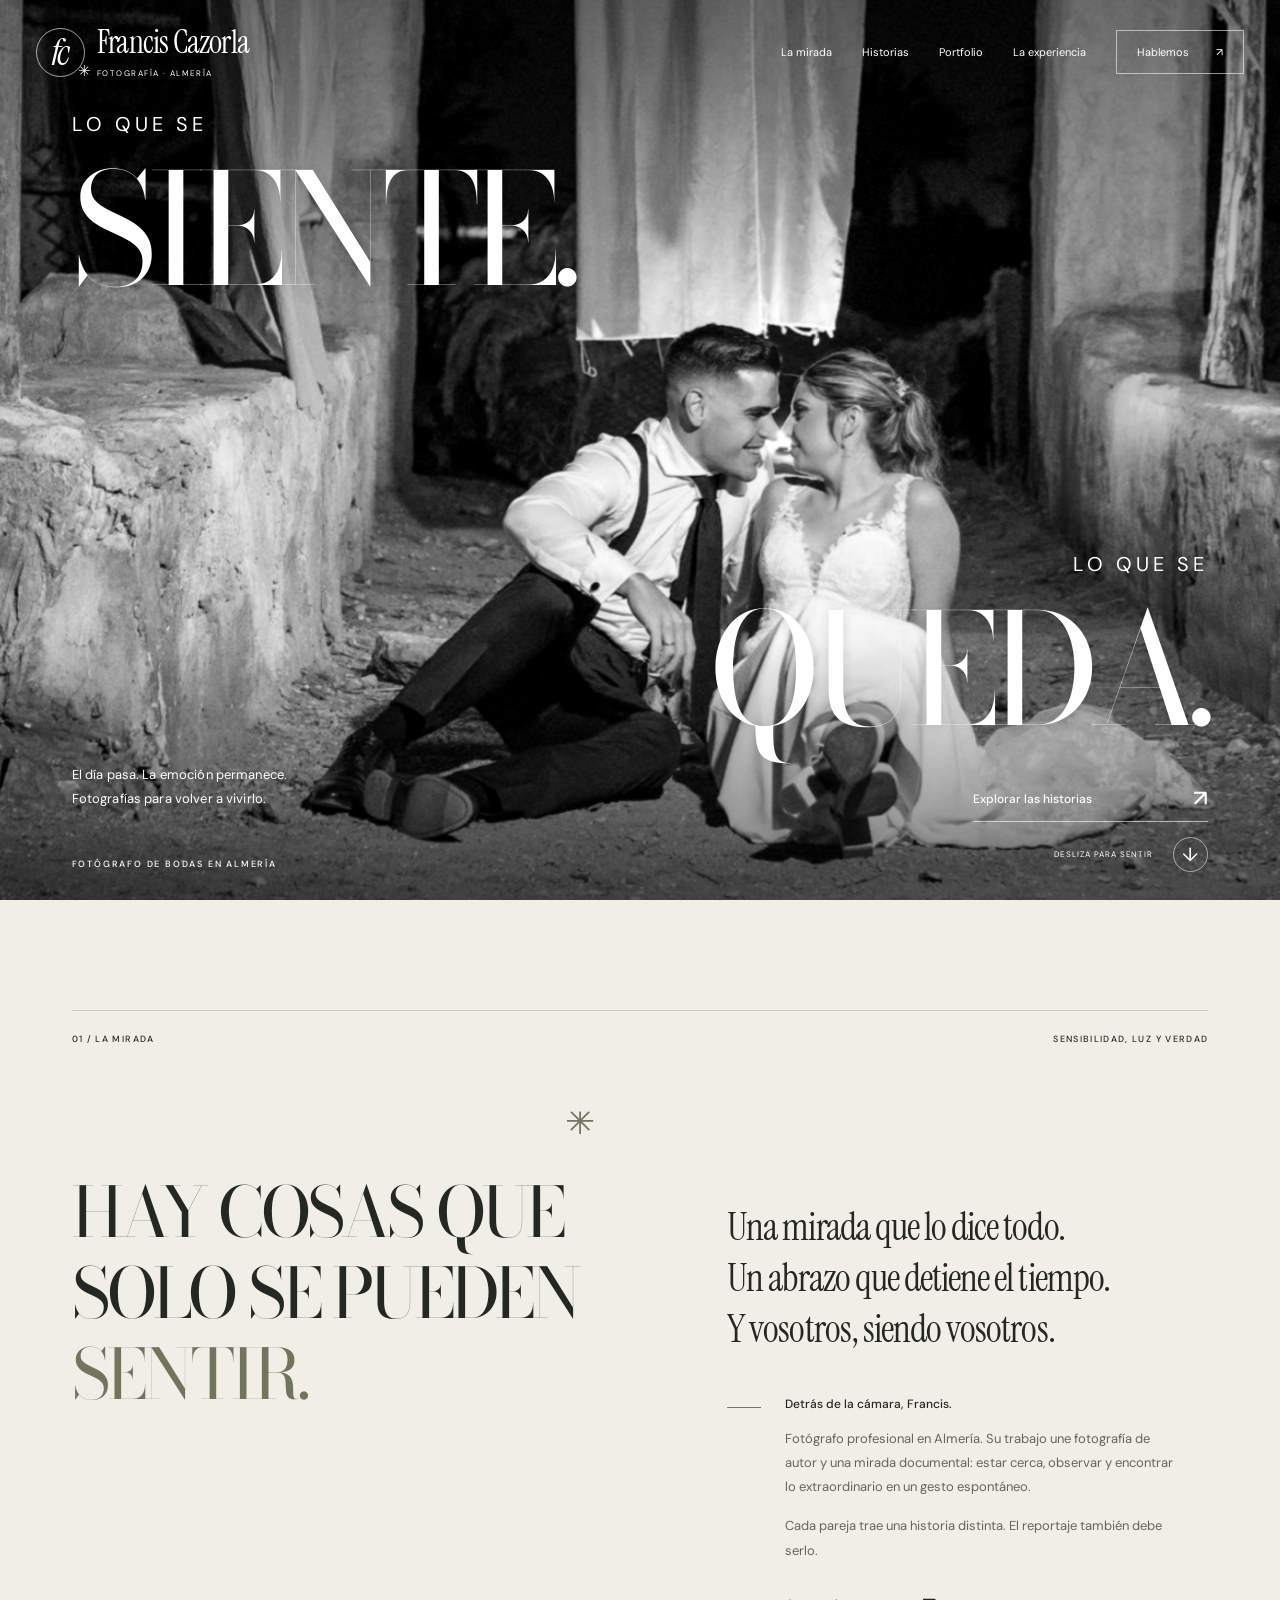
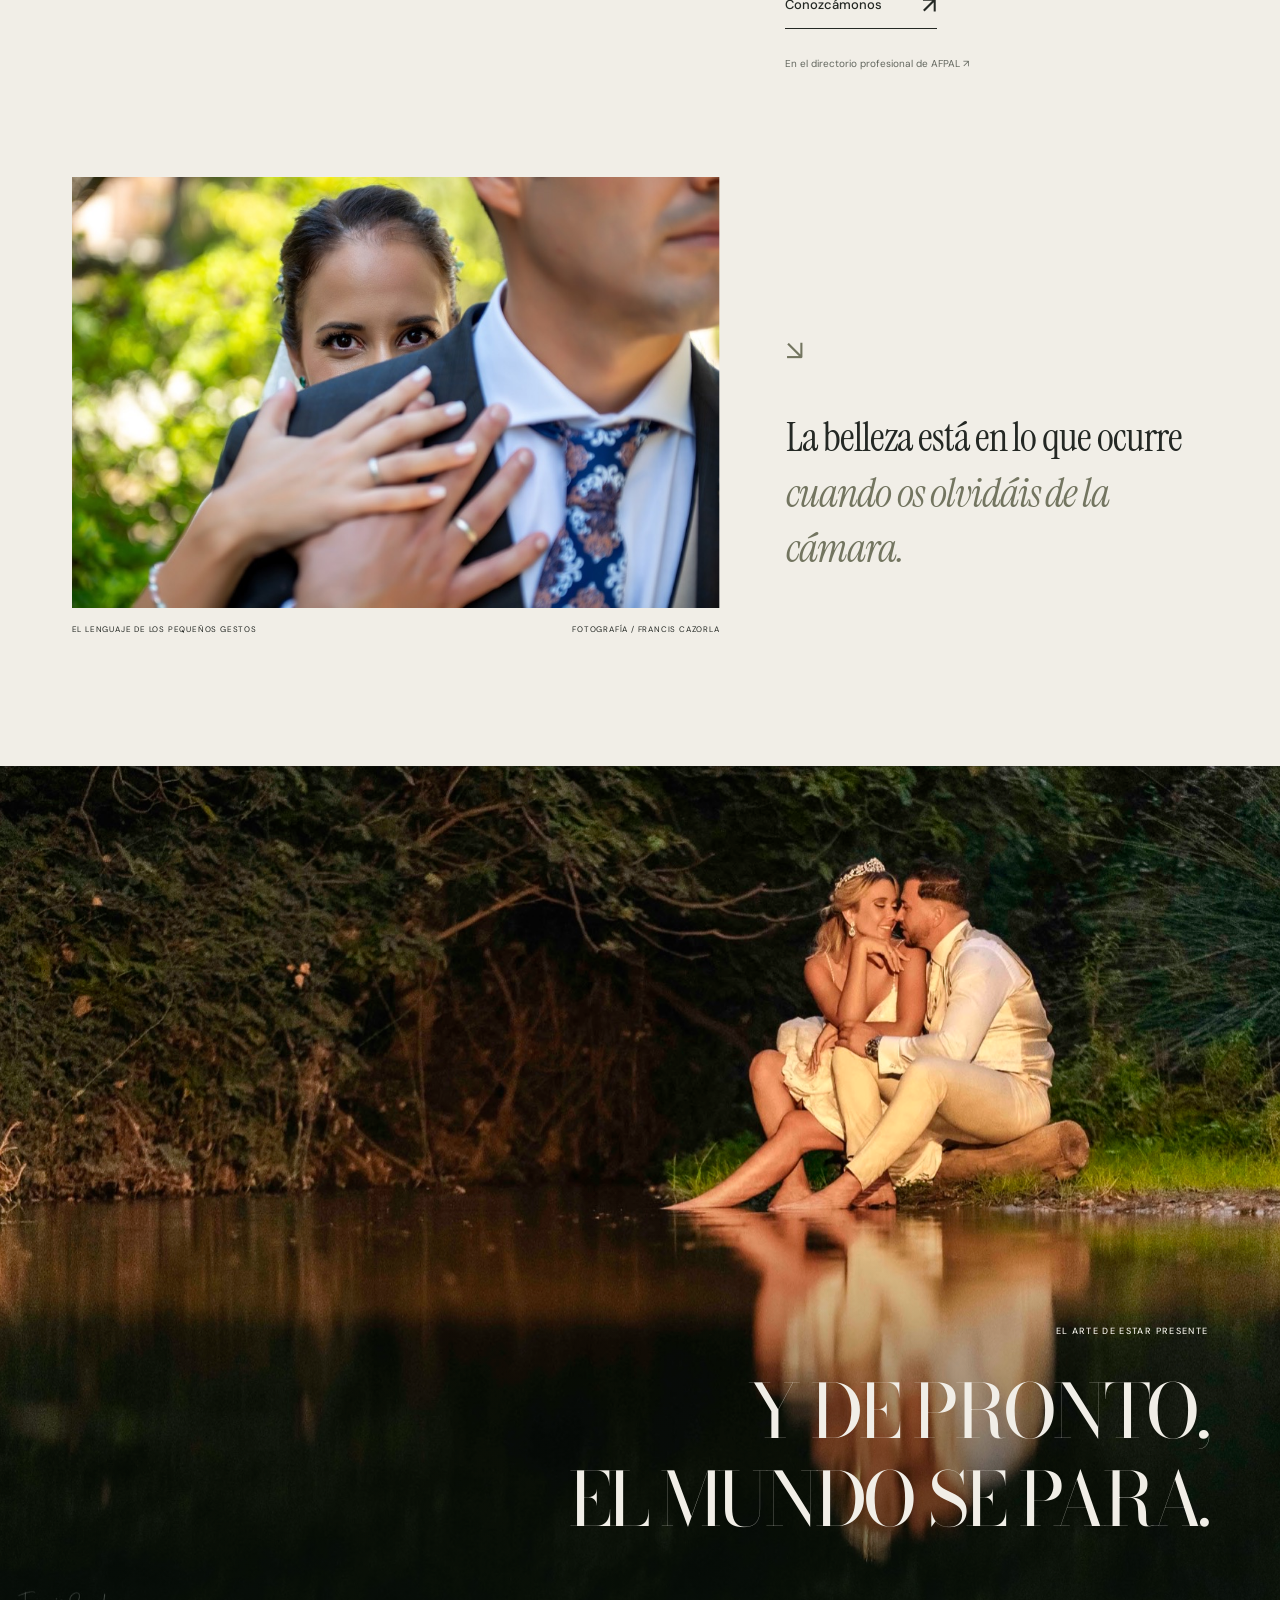
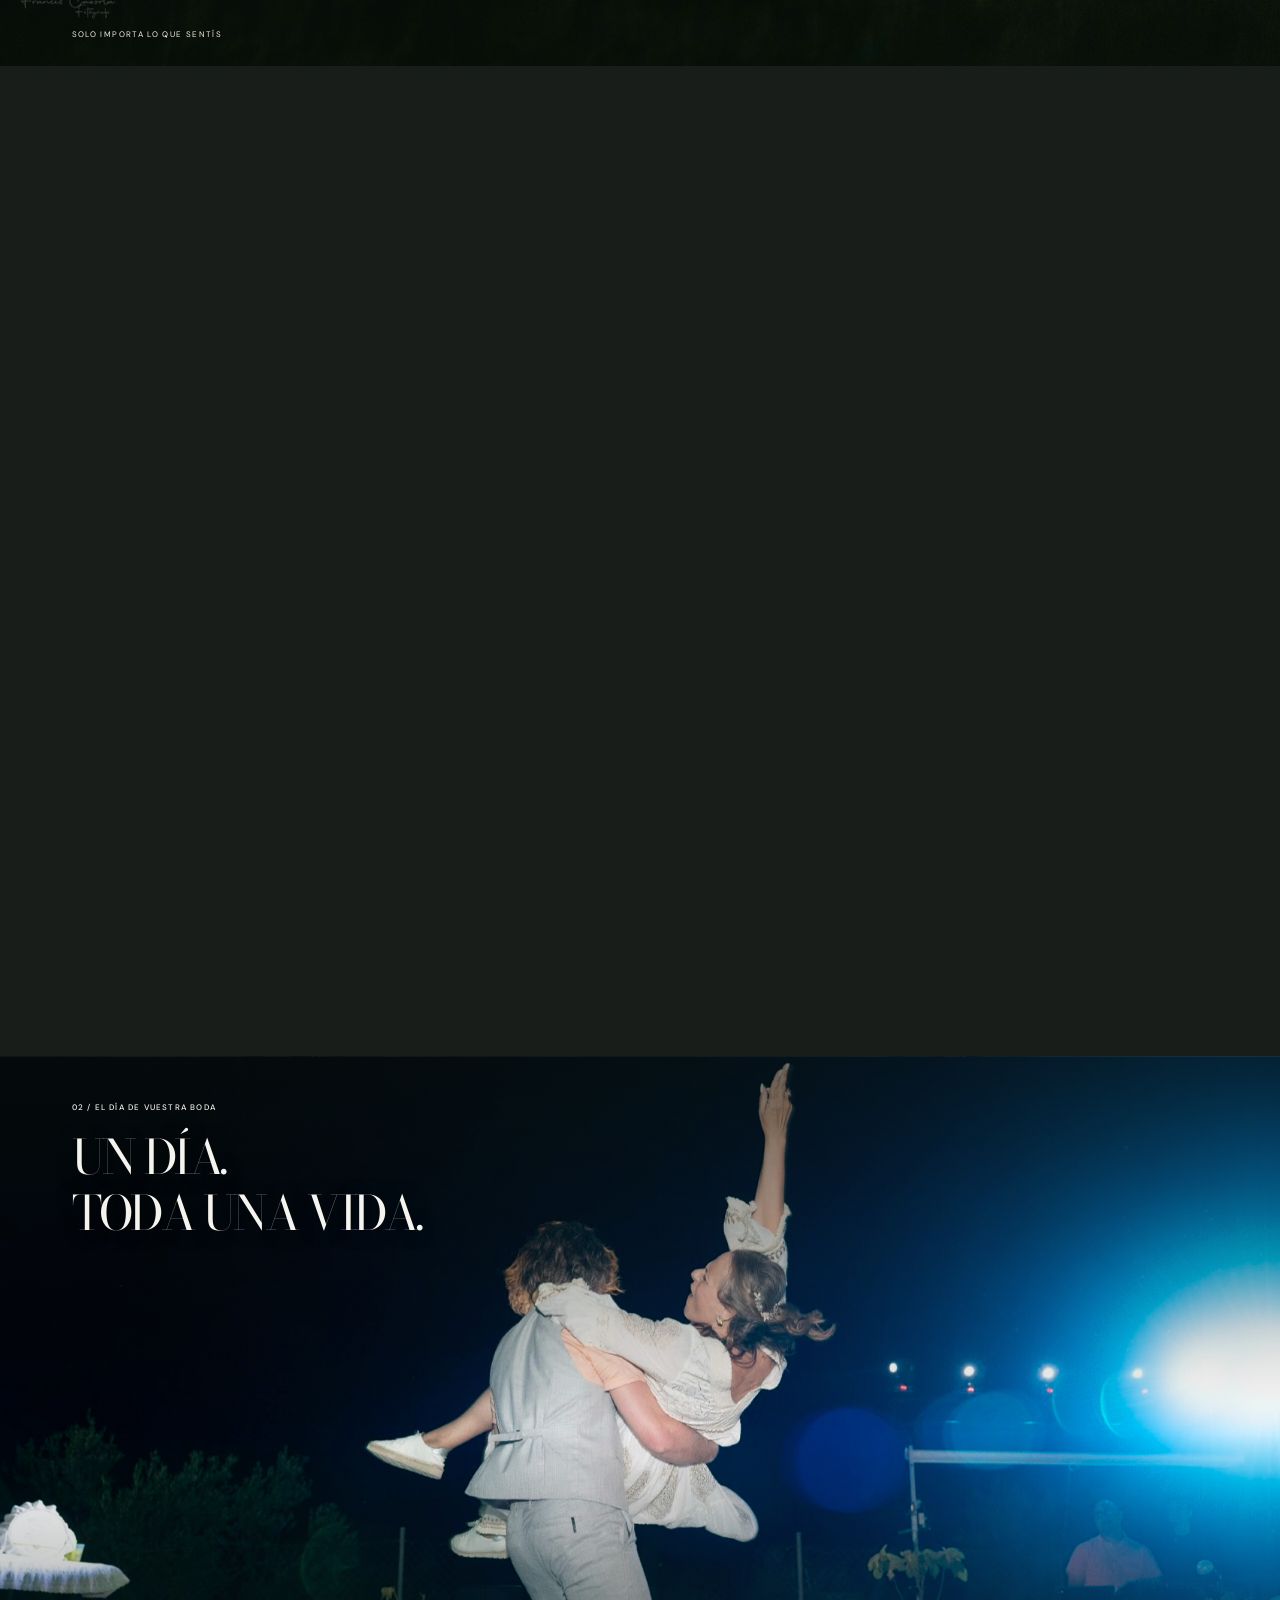
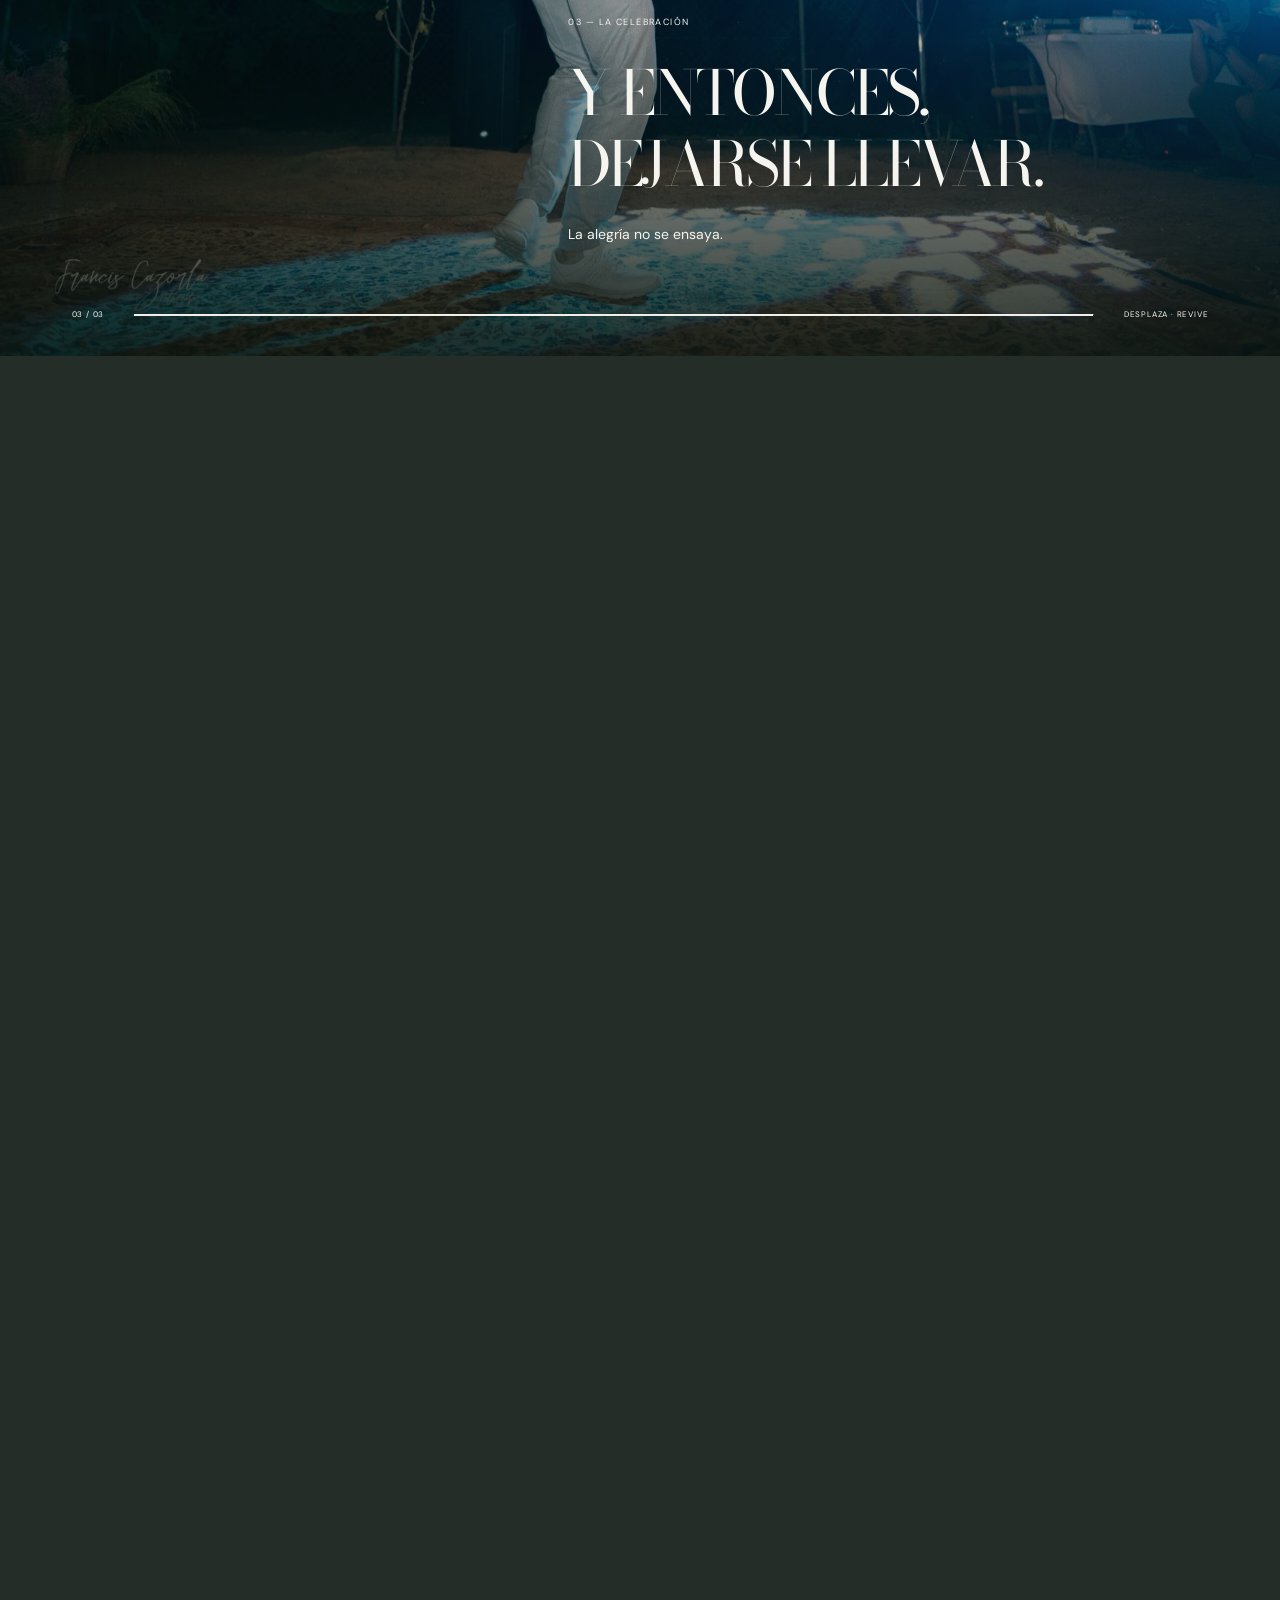
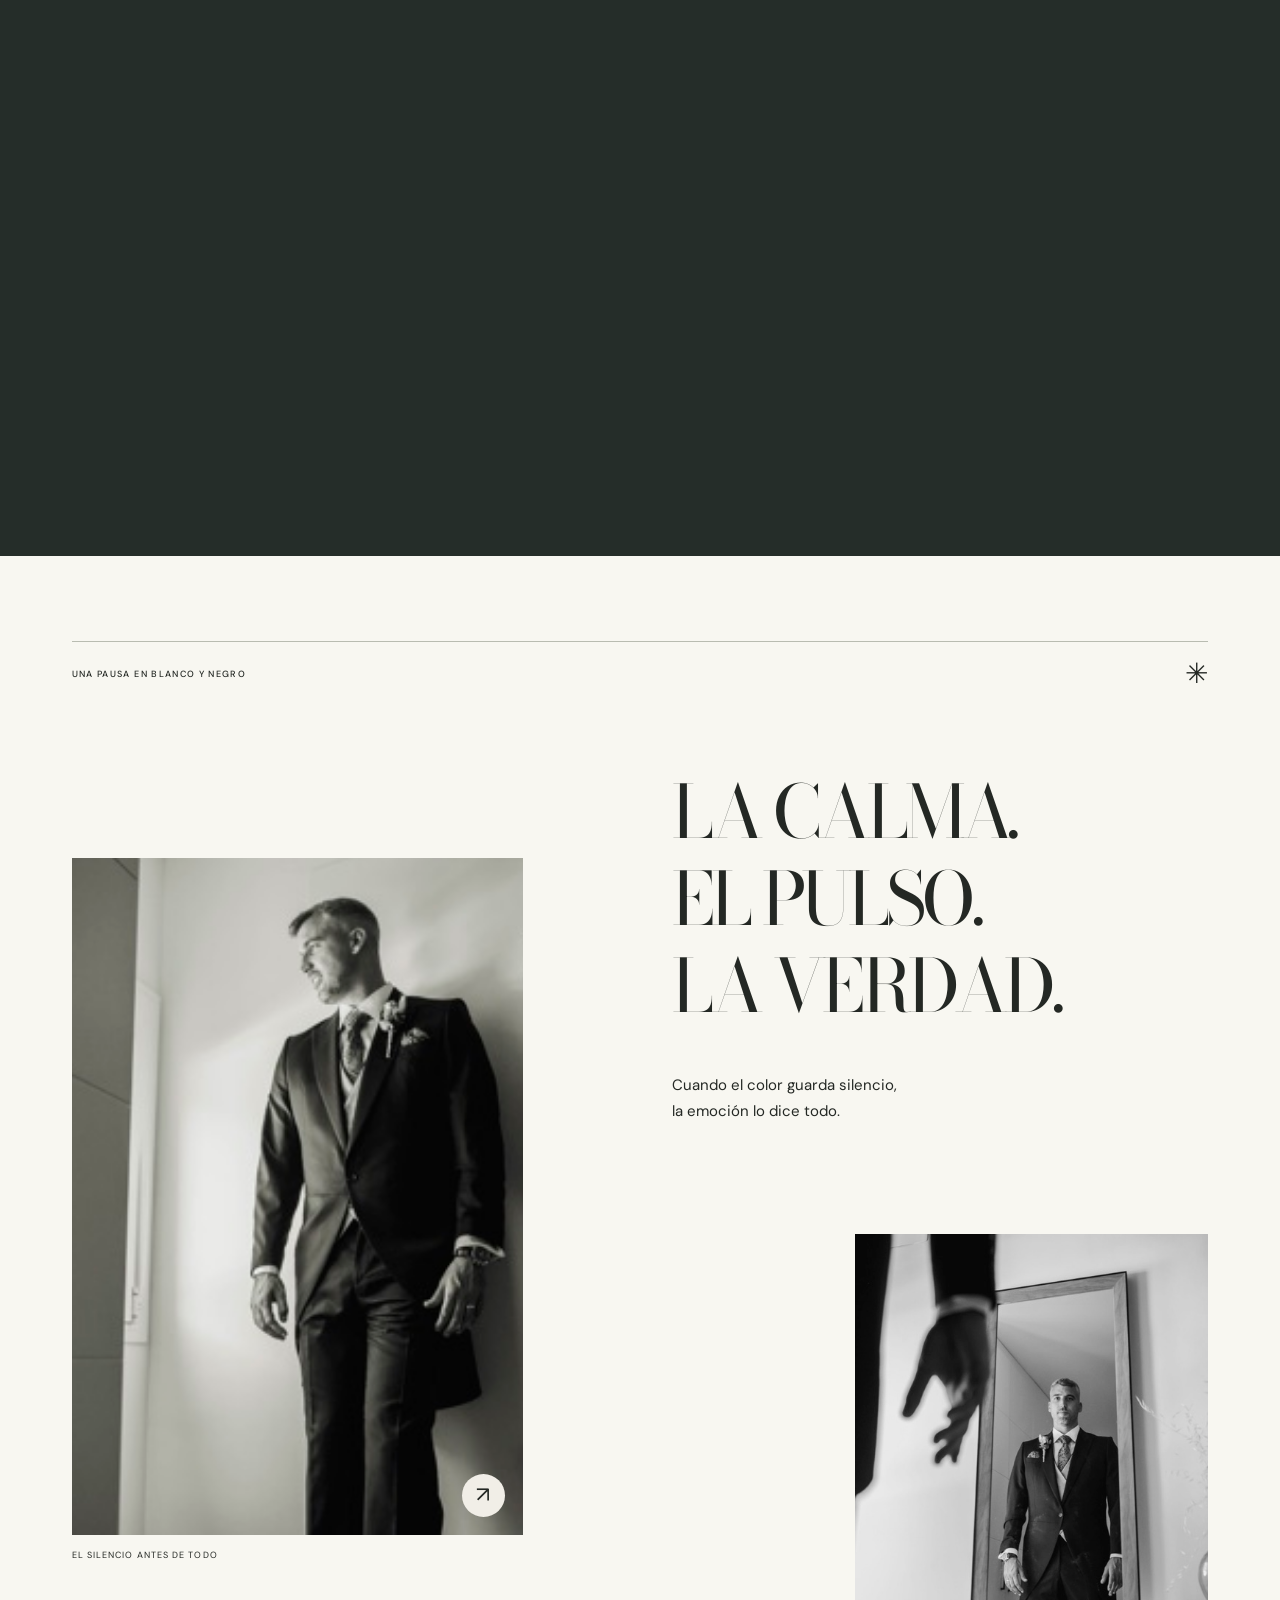
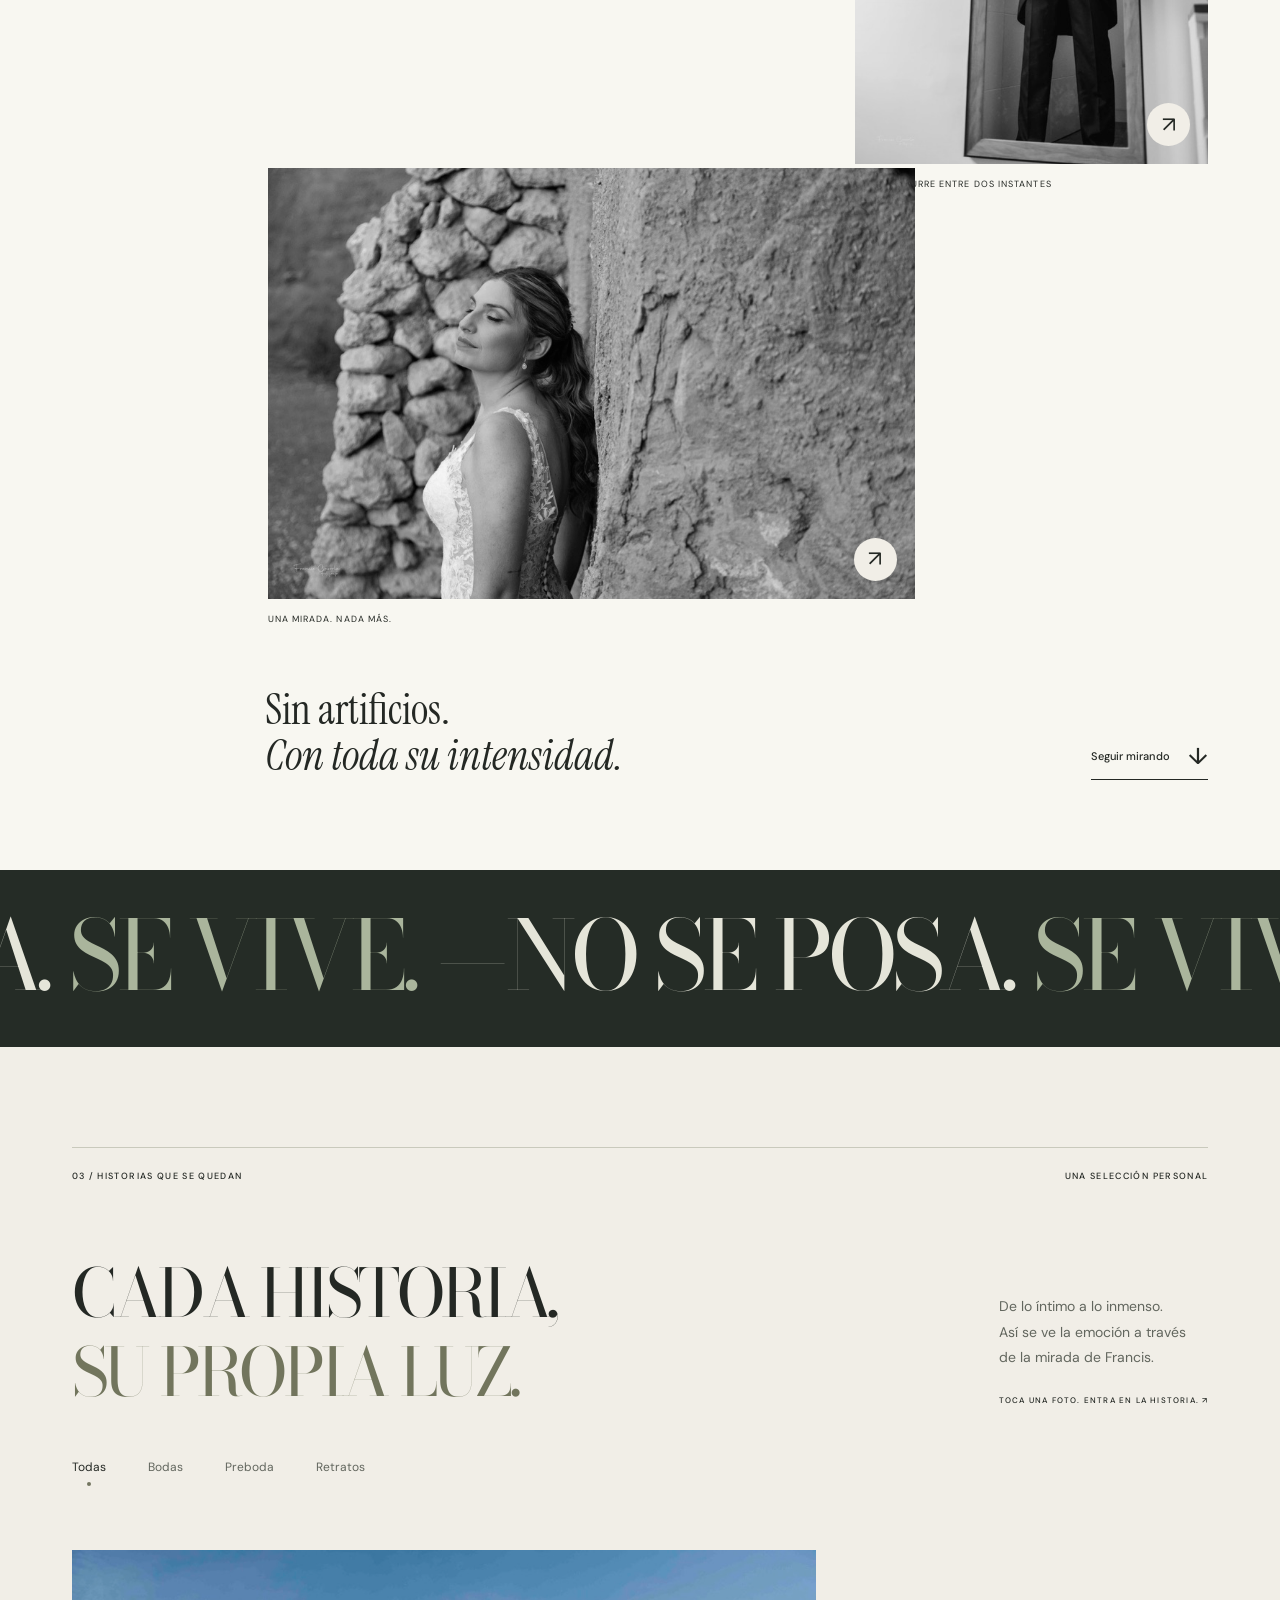
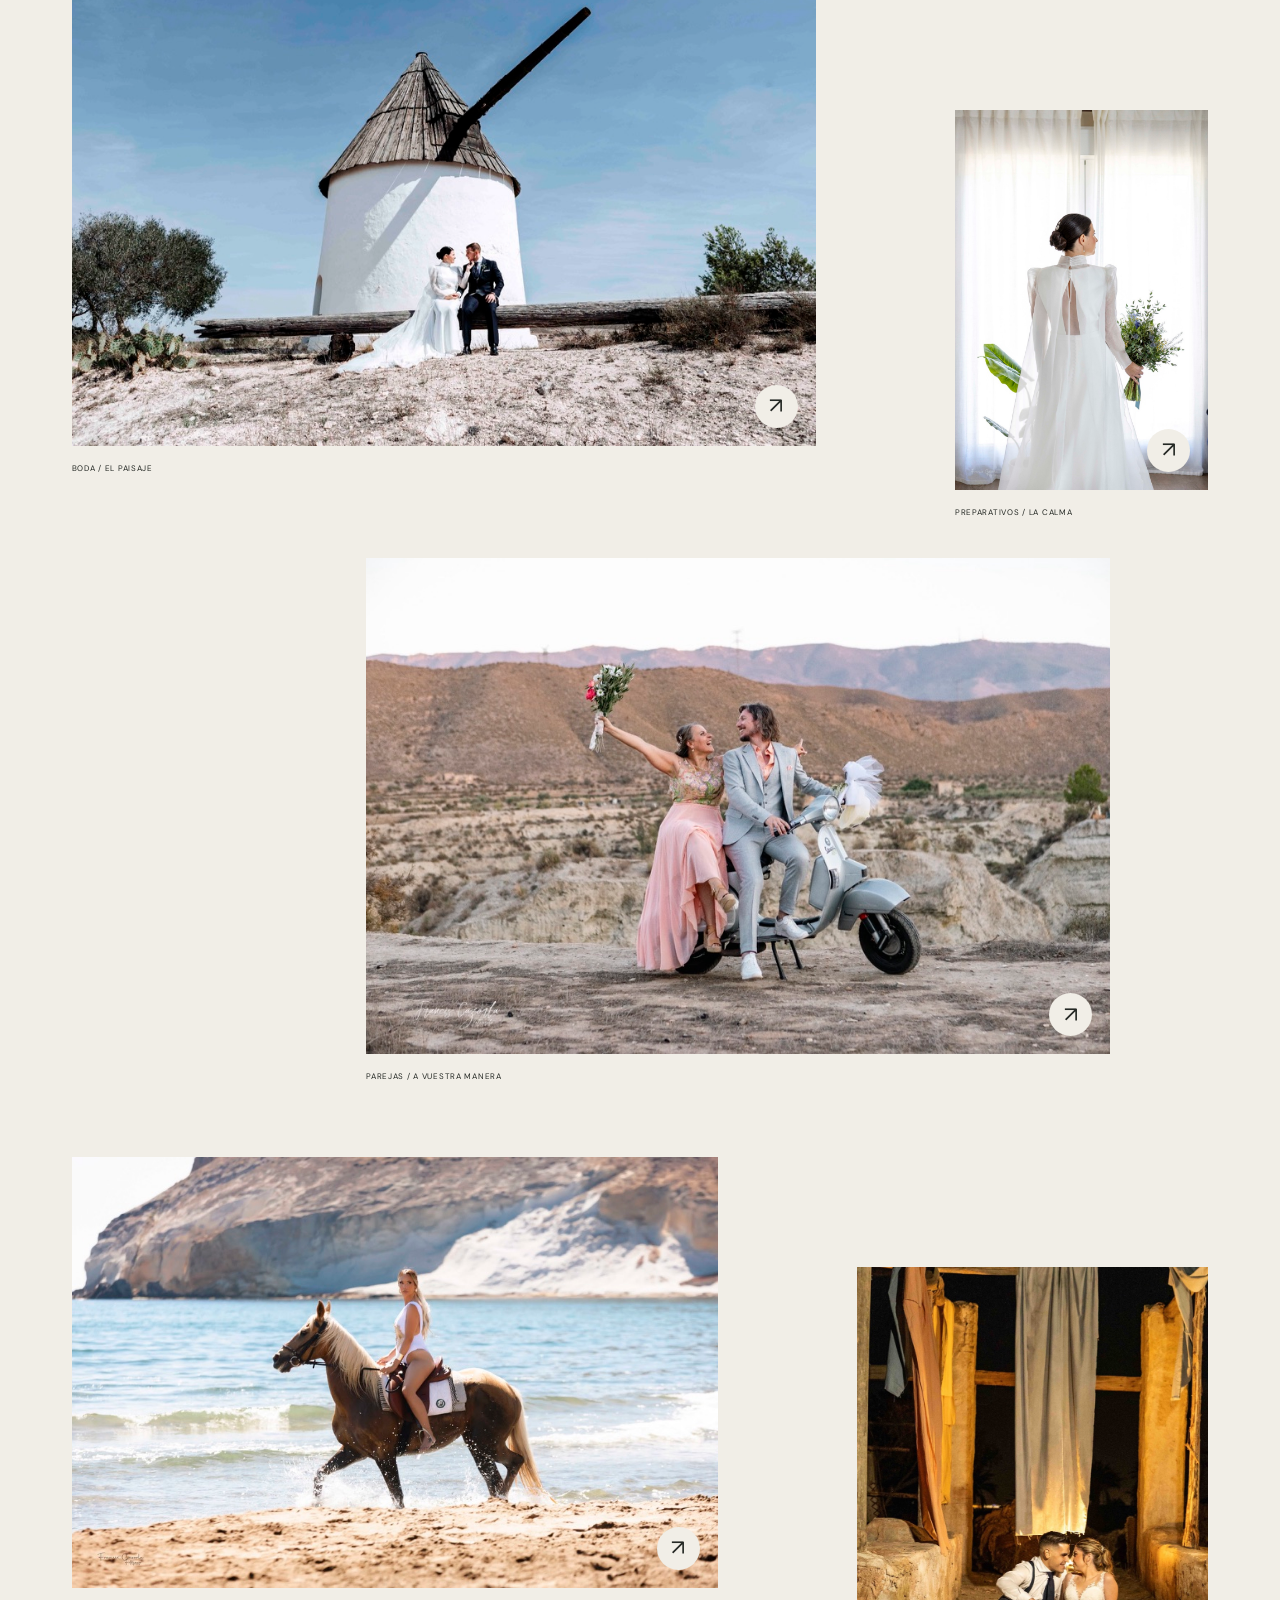
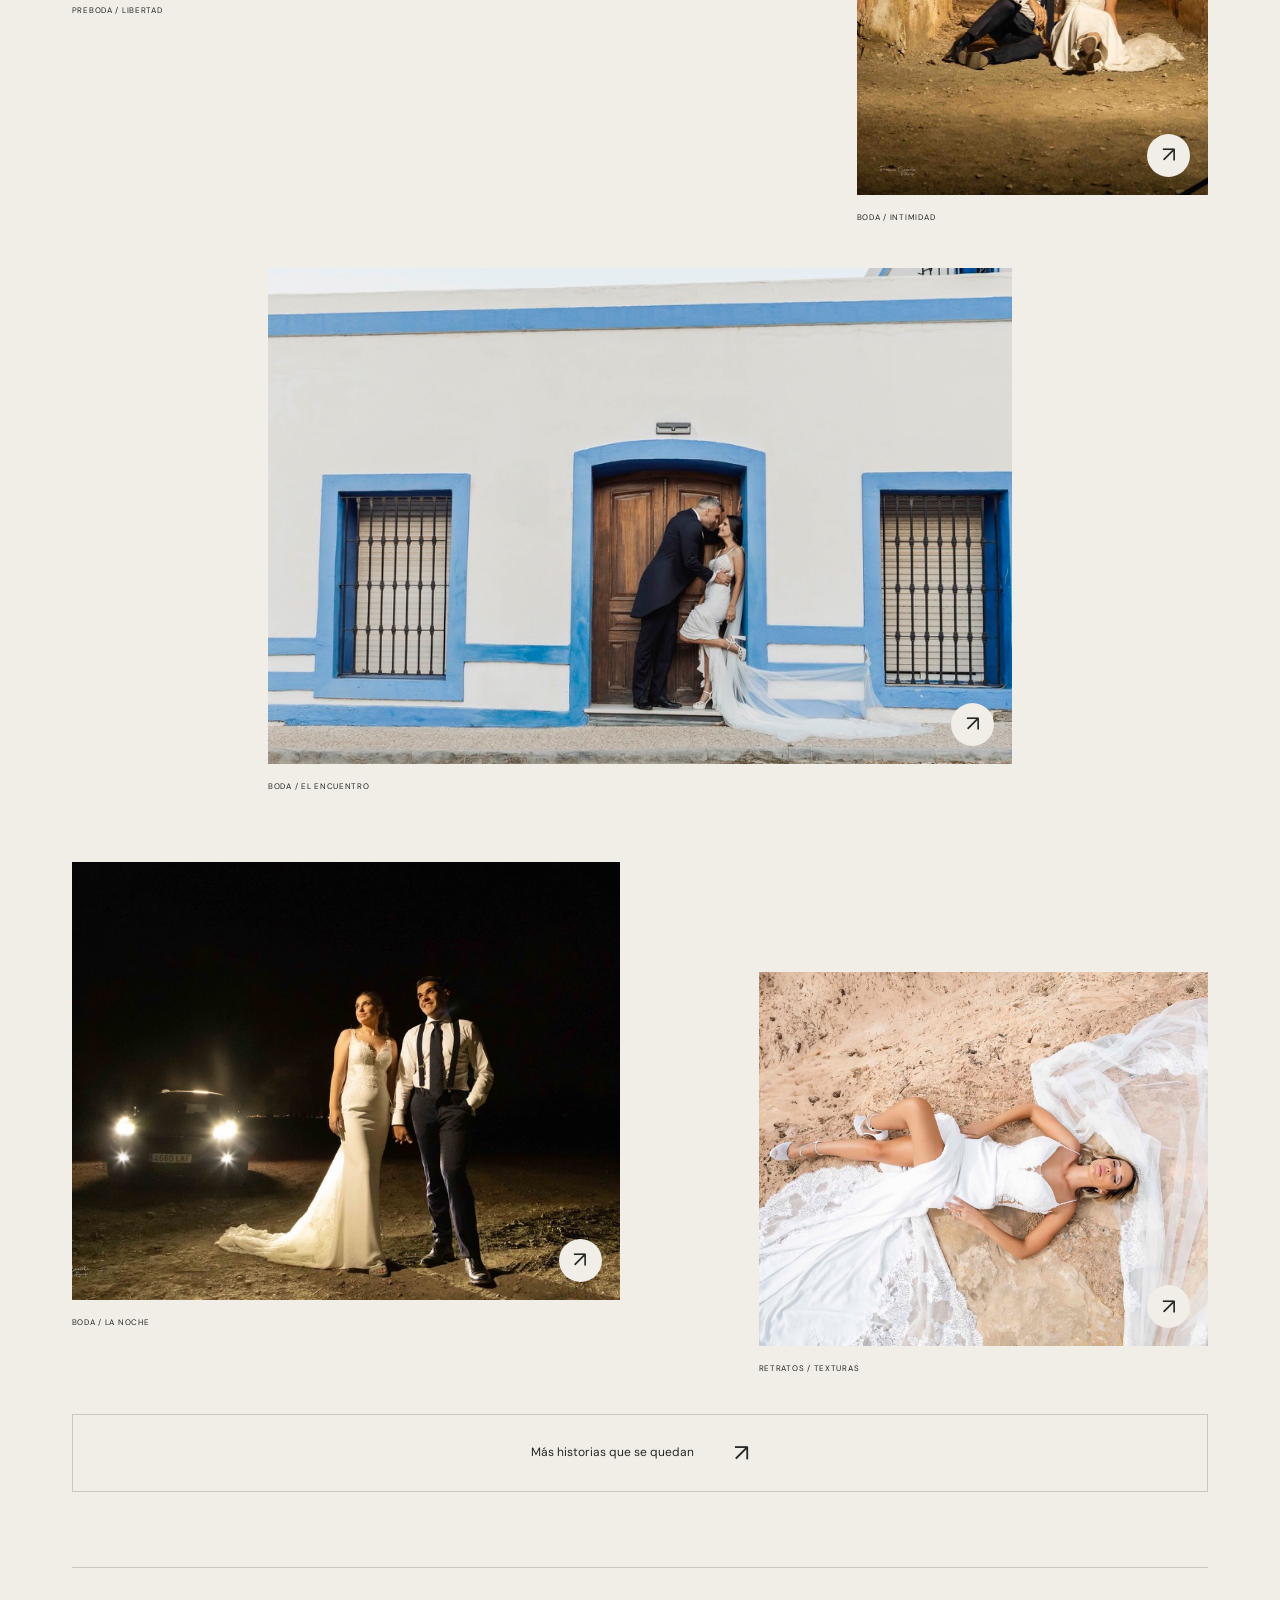
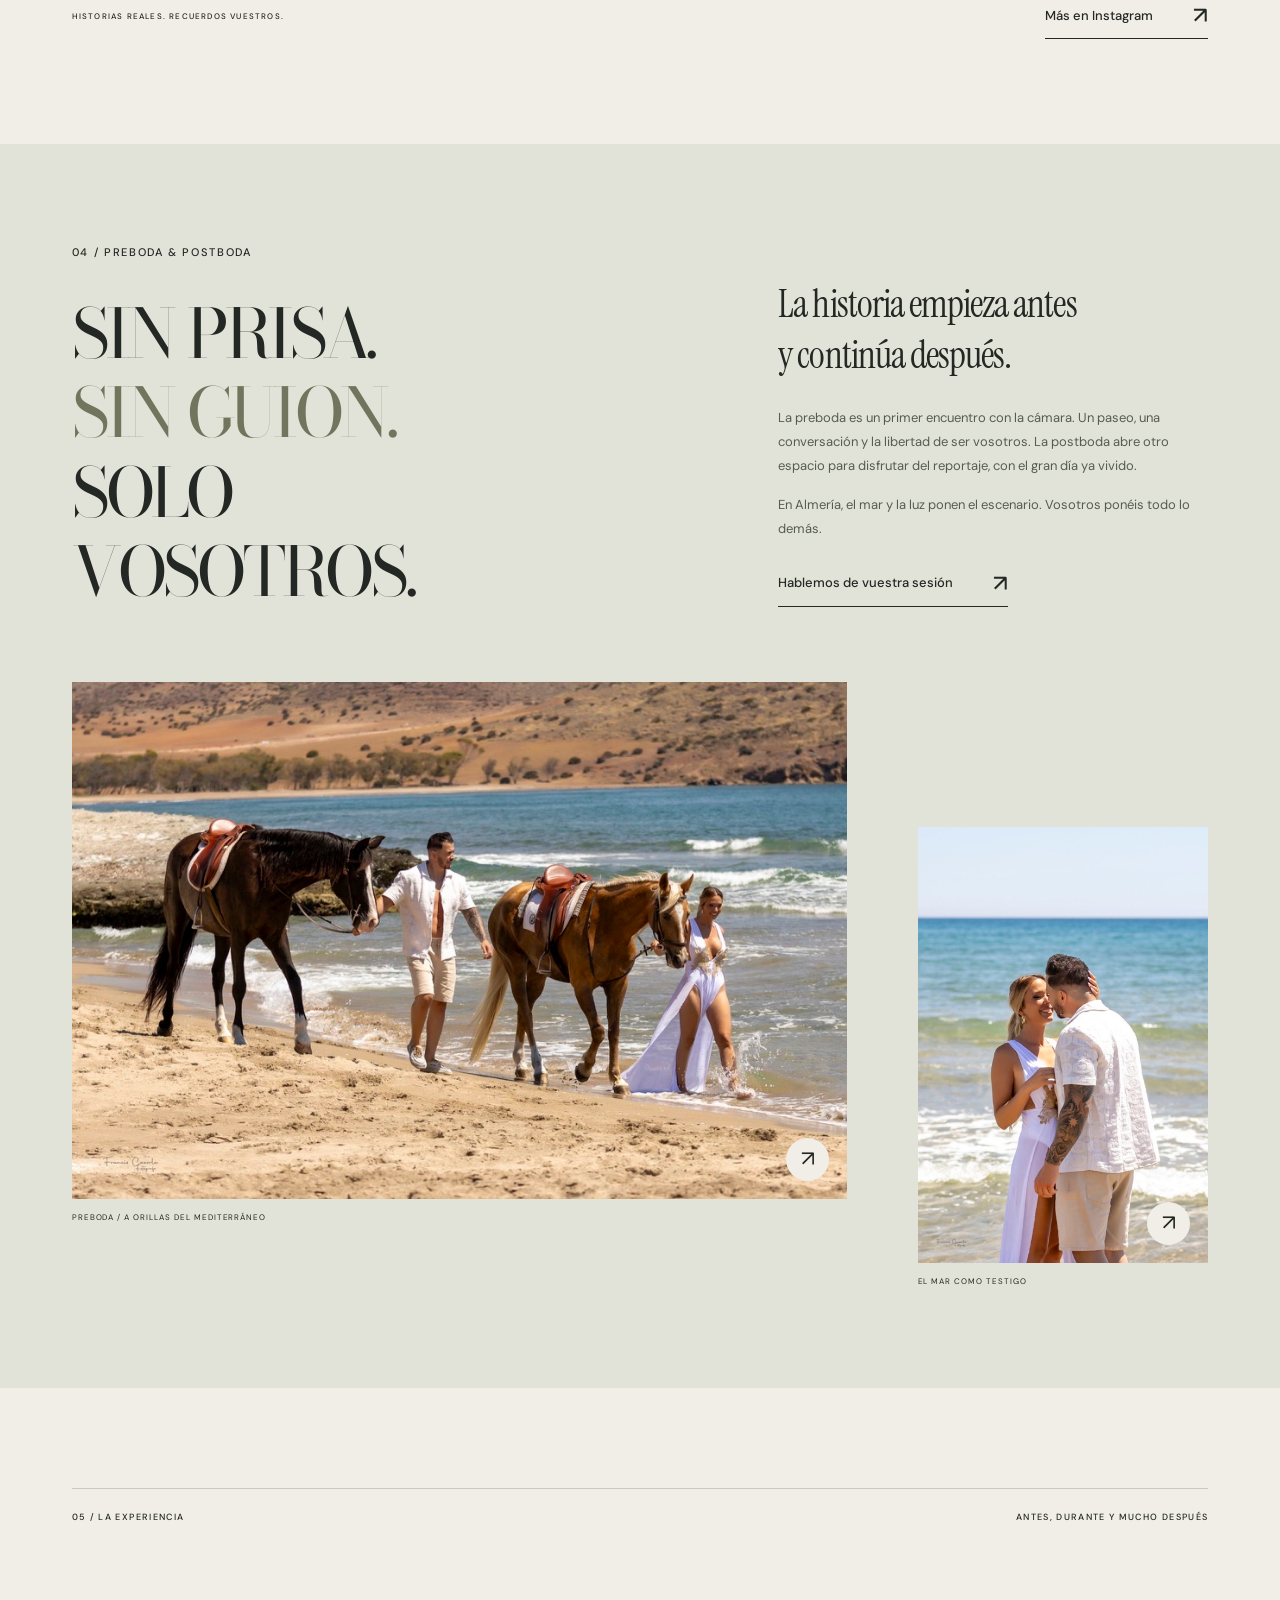
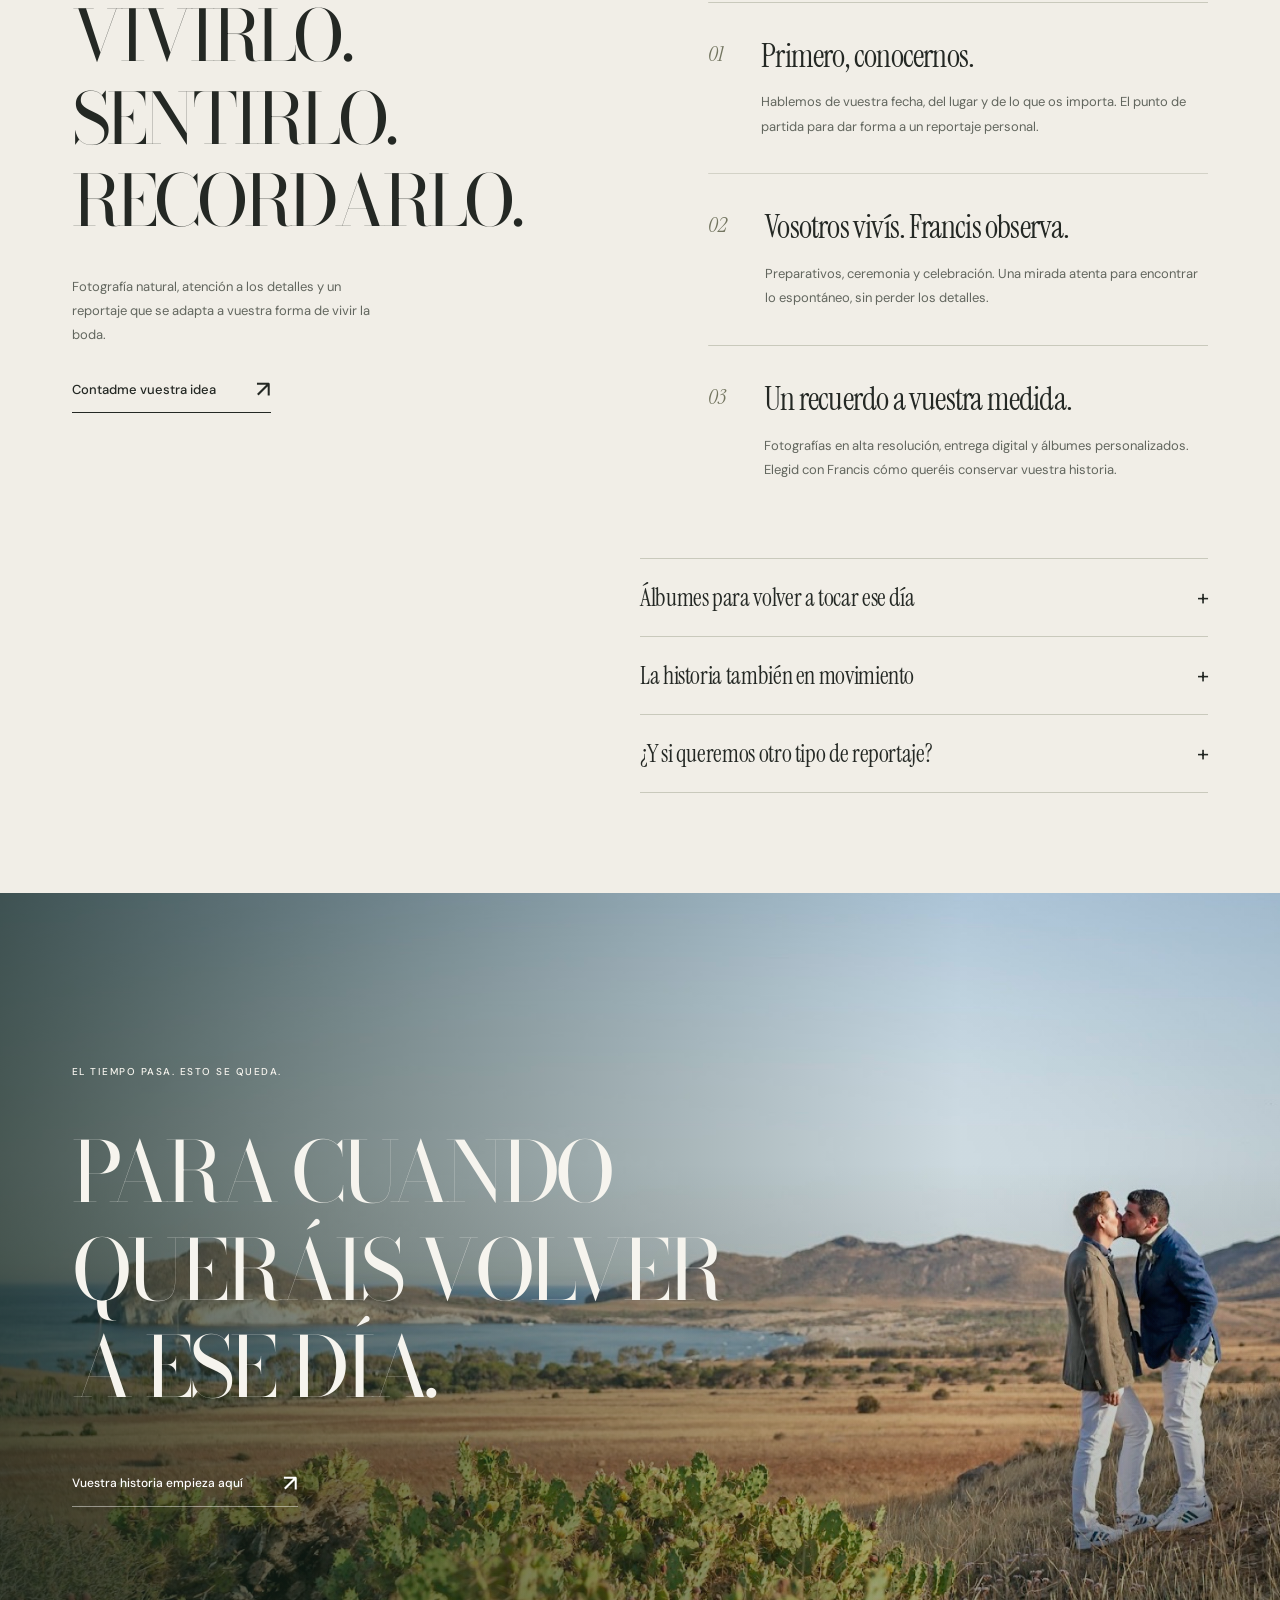
<file: portada-editorial.html>
<!doctype html>
<html lang="es">
<head>
  <meta charset="utf-8">
  <meta name="viewport" content="width=device-width, initial-scale=1">
  <meta name="robots" content="noindex, nofollow, noarchive">
  <meta name="theme-color" content="#eeebe3">
  <meta name="color-scheme" content="light">
  <title>Francis Cazorla · Fotógrafo de bodas en Almería</title>
  <meta name="description" content="Fotografía de bodas en Almería con una mirada natural y emotiva. Descubre los reportajes de Francis Cazorla, preboda y postboda. Hablemos de vuestra fecha.">
  <meta property="og:type" content="website">
  <meta property="og:locale" content="es_ES">
  <meta property="og:site_name" content="Francis Cazorla Fotógrafo">
  <meta property="og:title" content="Francis Cazorla · Lo que se siente. Lo que se queda.">
  <meta property="og:description" content="Fotografía de bodas, preboda y postboda en Almería. Vuestra historia, con toda su verdad.">
  <meta property="og:image" content="assets/img/novios-atardecer-reflejo-1800.jpg">
  <meta property="og:image:alt" content="Una pareja de novios al atardecer reflejada en el agua, por Francis Cazorla">
  <meta name="twitter:card" content="summary_large_image">
  <meta name="twitter:title" content="Francis Cazorla · Fotografía de bodas en Almería">
  <meta name="twitter:description" content="Lo que se siente. Lo que se queda. Fotografía natural para vuestra historia.">
  <meta name="twitter:image" content="assets/img/novios-atardecer-reflejo-1800.jpg">
  <link rel="icon" href="assets/favicon.svg" type="image/svg+xml">
  <link rel="preconnect" href="https://fonts.googleapis.com">
  <link rel="preconnect" href="https://fonts.gstatic.com" crossorigin>
  <link href="https://fonts.googleapis.com/css2?family=Bodoni+Moda:opsz,wght@96,400&amp;family=DM+Sans:wght@400;500;600&amp;family=Instrument+Serif:ital@0;1&amp;display=swap" rel="stylesheet">
  <link rel="stylesheet" href="css/style.css">
  <link rel="stylesheet" href="css/editorial.css">
  <link rel="stylesheet" href="css/typography.css">
  <link rel="stylesheet" href="css/cover-editorial.css">
  <script type="application/ld+json" id="business-schema">
  {"@context":"https://schema.org","@type":"ProfessionalService","name":"Francis Cazorla Fotógrafo","description":"Fotografía de bodas, preboda y postboda en Almería. Álbumes personalizados y entrega digital.","telephone":"+34722460059","areaServed":{"@type":"AdministrativeArea","name":"Almería"},"sameAs":["https://www.instagram.com/franciscazorlaphoto/","https://www.bodas.net/fotografos/fotografo-francis-cazorla--e15176","https://linktr.ee/Franciscazorlafotografo"]}
  </script>
  <script src="js/contact.js" defer></script>
  <script src="js/app.js?v=2" defer></script>
  <script src="js/typography.js" defer></script>
  <script src="js/cover-editorial.js" defer></script>
</head>
<body class="cover-editorial">
<a class="skip-link" href="#contenido">Saltar al contenido</a>
<header class="site-header" id="inicio">
  <a class="brand" href="#inicio" aria-label="Francis Cazorla Fotógrafo, inicio"><span class="brand-seal" aria-hidden="true">fc<span>✳</span></span><span class="brand-wordmark">Francis Cazorla<small>FOTOGRAFÍA · ALMERÍA</small></span></a>
  <button class="menu-toggle" type="button" aria-controls="navigation" aria-expanded="false"><span>Menú</span><i aria-hidden="true"></i></button>
  <nav id="navigation" class="navigation" aria-label="Navegación principal">
    <a href="#mirada">La mirada</a><a href="#historias">Historias</a><a href="#portfolio">Portfolio</a><a href="#experiencia">La experiencia</a><a href="#contacto" class="nav-contact">Hablemos <span aria-hidden="true">↗</span></a>
  </nav>
</header>
<main id="contenido">
  <section class="hero" aria-labelledby="hero-title">
    <div class="hero-photo">
      <img src="assets/editorial/novios-rincon-rustico-1800.jpg" srcset="assets/editorial/novios-rincon-rustico-480.jpg 479w, assets/editorial/novios-rincon-rustico-900.jpg 900w, assets/editorial/novios-rincon-rustico-1800.jpg 1199w" sizes="100vw" width="1199" height="1800" fetchpriority="high" alt="Una pareja de novios sentada muy cerca en un rincón rústico, presentada en blanco y negro">
    </div>
    <div class="hero-shade"></div>
    <div class="hero-copy">
      <p class="eyebrow hero-kicker"><span class="tiny-star" aria-hidden="true">✳</span> FOTÓGRAFO DE BODAS EN ALMERÍA</p>
      <h1 id="hero-title"><span class="visually-hidden">Francis Cazorla, fotógrafo de bodas en Almería. </span><span class="hero-phrase"><span class="hero-prefix">Lo que se</span><span class="hero-tail"> siente.</span></span><br><em class="hero-phrase"><span class="hero-prefix">Lo que se</span><span class="hero-tail"> queda.</span></em></h1>
      <p class="hero-description">El día pasa. La emoción permanece.<br>Fotografías para volver a vivirlo.</p>
      <a class="text-link light" href="#portfolio">Explorar las historias <span aria-hidden="true">↗</span></a>
    </div>
    <div class="hero-bottom"><span>FRANCIS CAZORLA <b>—</b> FOTOGRAFÍA CON ALMA</span><a href="#mirada" class="scroll-cue" aria-label="Descubrir la mirada de Francis"><span>DESLIZA PARA SENTIR</span><i aria-hidden="true">↓</i></a><span class="hero-location">ALMERÍA, MEDITERRÁNEO</span></div>
    <span class="hero-side" aria-hidden="true">UN INSTANTE. PARA SIEMPRE.</span>
  </section>

  <section class="intro section-wrap" id="mirada" aria-labelledby="intro-title">
    <div class="section-line"><span class="eyebrow">01 / LA MIRADA</span><span class="eyebrow">SENSIBILIDAD, LUZ Y VERDAD</span></div>
    <div class="intro-layout">
      <div class="intro-heading" data-reveal><span class="ornament" aria-hidden="true">✳</span><h2 id="intro-title">Hay cosas que<br>solo se pueden<br><em>sentir.</em></h2></div>
      <div class="intro-right"><p class="large-copy" data-reveal>Una mirada que lo dice todo.<br>Un abrazo que detiene el tiempo.<br>Y vosotros, siendo vosotros.</p><div class="intro-note" data-reveal><span class="mini-rule"></span><div><h3>Detrás de la cámara, Francis.</h3><p>Fotógrafo profesional en Almería. Su trabajo une fotografía de autor y una mirada documental: estar cerca, observar y encontrar lo extraordinario en un gesto espontáneo.</p><p>Cada pareja trae una historia distinta. El reportaje también debe serlo.</p><a class="text-link" href="#contacto">Conozcámonos <span aria-hidden="true">↗</span></a><a class="affiliation" href="https://www.afpal.org/asociados" target="_blank" rel="noopener noreferrer">En el directorio profesional de AFPAL ↗</a></div></div></div>
    </div>
    <figure class="intro-image" data-reveal><img src="assets/img/retrato-manos-900.jpg" srcset="assets/img/retrato-manos-480.jpg 480w, assets/img/retrato-manos-900.jpg 900w, assets/img/retrato-manos-1800.jpg 1800w" sizes="(min-width:900px) 58vw, 92vw" width="1800" height="1198" loading="lazy" decoding="async" alt="La mirada de una novia sobre el hombro de su pareja, con las manos y la alianza en primer plano"><figcaption><span>EL LENGUAJE DE LOS PEQUEÑOS GESTOS</span><span>FOTOGRAFÍA / FRANCIS CAZORLA</span></figcaption></figure>
    <p class="intro-footnote">La belleza está en lo que ocurre<br><em>cuando os olvidáis de la cámara.</em></p>
  </section>


  <section class="aperture" aria-labelledby="aperture-title">
    <div class="aperture-stage">
      <p class="aperture-backdrop" aria-hidden="true">Sentir.</p>
      <div class="aperture-window"><img class="" src="assets/img/novios-reflejo-noche-900.jpg" srcset="assets/img/novios-reflejo-noche-480.jpg 480w, assets/img/novios-reflejo-noche-900.jpg 900w, assets/img/novios-reflejo-noche-1800.jpg 1800w" sizes="100vw" width="1800" height="1199" loading="lazy" decoding="async" alt="Una pareja sentada abrazada junto al agua, con su reflejo bajo una luz íntima"></div>
      <div class="aperture-copy"><p class="eyebrow">EL ARTE DE ESTAR PRESENTE</p><h2 id="aperture-title">Y de pronto,<br><em>el mundo se para.</em></h2></div>
      <span class="aperture-whisper" aria-hidden="true">SOLO IMPORTA LO QUE SENTÍS</span>
    </div>
  </section>

  <section class="story" id="historias" aria-labelledby="story-title">
    <div class="story-stage">
      <div class="story-heading"><p class="eyebrow">02 / EL DÍA DE VUESTRA BODA</p><h2 id="story-title">Un día.<br><em>Toda una vida.</em></h2></div>
      <figure class="story-frame" data-chapter="0"><img src="assets/img/preparativos-espejo-900.jpg" srcset="assets/img/preparativos-espejo-900.jpg 900w, assets/img/preparativos-espejo-1800.jpg 1800w" sizes="100vw" width="1800" height="1199" loading="lazy" decoding="async" alt="Fotografía en blanco y negro de una novia mirándose en un pequeño espejo durante sus preparativos"><figcaption><span>01 — LOS PREPARATIVOS</span><h3>Los nervios.<br><em>La ilusión.</em></h3><p>Antes del sí, ya hay una historia.</p></figcaption></figure>
      <figure class="story-frame" data-chapter="1"><img src="assets/img/ceremonia-salida-petalos-900.jpg" srcset="assets/img/ceremonia-salida-petalos-900.jpg 900w, assets/img/ceremonia-salida-petalos-1800.jpg 1800w" sizes="100vw" width="1800" height="1200" loading="lazy" decoding="async" alt="Una pareja sale de la ceremonia entre pétalos y las miradas de sus invitados"><figcaption><span>02 — LA CEREMONIA</span><h3>El sí.<br><em>Todo lo demás.</em></h3><p>Las miradas que merecen quedarse.</p></figcaption></figure>
      <figure class="story-frame" data-chapter="2"><img src="assets/img/celebracion-primer-baile-900.jpg" srcset="assets/img/celebracion-primer-baile-900.jpg 900w, assets/img/celebracion-primer-baile-1800.jpg 1800w" sizes="100vw" width="1800" height="1198" loading="lazy" decoding="async" alt="El novio levanta a la novia en brazos durante su primer baile, iluminados en la pista"><figcaption><span>03 — LA CELEBRACIÓN</span><h3>Y entonces,<br><em>dejarse llevar.</em></h3><p>La alegría no se ensaya.</p></figcaption></figure>
      <div class="story-timeline" aria-hidden="true"><span class="story-count">01 / 03</span><div><i></i></div><span>DESPLAZA · REVIVE</span></div>
    </div>
  </section>


  <section class="editorial-block section-wrap" id="editorial" aria-labelledby="editorial-title">
    <div class="editorial-rule"><p class="eyebrow">UNA PAUSA EN BLANCO Y NEGRO</p><span aria-hidden="true">✳</span></div>
    <div class="editorial-spread">
      <div class="editorial-title" data-reveal><h2 id="editorial-title">La calma.<br>El pulso.<br><em>La verdad.</em></h2><p>Cuando el color guarda silencio,<br>la emoción lo dice todo.</p></div>
      <figure class="editorial-photo editorial-one" data-reveal><a href="assets/img/novio-retrato-1800.jpg" data-lightbox data-caption="La espera · Retrato en blanco y negro"><img class="" src="assets/img/novio-retrato-900.jpg" srcset="assets/img/novio-retrato-480.jpg 480w, assets/img/novio-retrato-900.jpg 900w, assets/img/novio-retrato-1800.jpg 1800w" sizes="(min-width:900px) 36vw, 80vw" width="1800" height="1198" loading="lazy" decoding="async" alt="Retrato en blanco y negro del novio junto a una ventana, vestido para su boda"><span class="image-open" aria-hidden="true">↗</span></a><figcaption>EL SILENCIO ANTES DE TODO</figcaption></figure>
      <figure class="editorial-photo editorial-two" data-reveal><a href="assets/img/preparativos-novio-1800.jpg" data-lightbox data-caption="Preparativos · El instante antes"><img class="monochrome" src="assets/img/preparativos-novio-900.jpg" srcset="assets/img/preparativos-novio-480.jpg 480w, assets/img/preparativos-novio-900.jpg 900w, assets/img/preparativos-novio-1800.jpg 1198w" sizes="(min-width:900px) 25vw, 66vw" width="1198" height="1800" loading="lazy" decoding="async" alt="El novio reflejado en un espejo durante sus preparativos, presentado en blanco y negro"><span class="image-open" aria-hidden="true">↗</span></a><figcaption>LO QUE OCURRE ENTRE DOS INSTANTES</figcaption></figure>
      <figure class="editorial-photo editorial-three" data-reveal><a href="assets/img/novia-muro-piedra-1800.jpg" data-lightbox data-caption="Retrato · Luz y textura"><img class="monochrome" src="assets/img/novia-muro-piedra-900.jpg" srcset="assets/img/novia-muro-piedra-480.jpg 480w, assets/img/novia-muro-piedra-900.jpg 900w, assets/img/novia-muro-piedra-1800.jpg 1800w" sizes="(min-width:900px) 58vw, 90vw" width="1800" height="1199" loading="lazy" decoding="async" alt="Retrato de una novia junto a un muro de piedra, con tratamiento editorial en blanco y negro"><span class="image-open" aria-hidden="true">↗</span></a><figcaption>UNA MIRADA. NADA MÁS.</figcaption></figure>
    </div>
    <div class="editorial-end"><p>Sin artificios.<br><em>Con toda su intensidad.</em></p><a class="text-link" href="#portfolio">Seguir mirando <span aria-hidden="true">↓</span></a></div>
  </section>
  <div class="type-ribbon" aria-hidden="true"><div><span>No se posa. <em>Se vive.</em> — </span><span>No se posa. <em>Se vive.</em> — </span><span>No se posa. <em>Se vive.</em> — </span></div></div>

  <section class="portfolio section-wrap" id="portfolio" aria-labelledby="portfolio-title">
    <div class="section-line"><span class="eyebrow">03 / HISTORIAS QUE SE QUEDAN</span><span class="eyebrow">UNA SELECCIÓN PERSONAL</span></div>
    <div class="portfolio-header"><h2 id="portfolio-title" data-reveal>Cada historia,<br><em>su propia luz.</em></h2><div class="portfolio-aside" data-reveal><p>De lo íntimo a lo inmenso.<br>Así se ve la emoción a través<br>de la mirada de Francis.</p><span class="eyebrow">TOCA UNA FOTO. ENTRA EN LA HISTORIA. ↗</span></div></div>
    <div class="portfolio-tools"><div class="filters" aria-label="Filtrar fotografías" hidden><button type="button" data-filter="all" aria-pressed="true">Todas</button><button type="button" data-filter="boda" aria-pressed="false">Bodas</button><button type="button" data-filter="preboda" aria-pressed="false">Preboda</button><button type="button" data-filter="retrato" aria-pressed="false">Retratos</button></div><p class="portfolio-status visually-hidden" aria-live="polite"></p></div>
    <div class="portfolio-grid">
<figure class="portfolio-item item-1" data-category="boda" data-reveal><a href="assets/img/novios-molino-1800.jpg" data-lightbox data-caption="Un lugar, una historia"><img class="" src="assets/img/novios-molino-900.jpg" srcset="assets/img/novios-molino-480.jpg 480w, assets/img/novios-molino-900.jpg 900w, assets/img/novios-molino-1800.jpg 1800w" sizes="(min-width:900px) 55vw, 92vw" width="1800" height="1199" loading="lazy" decoding="async" alt="Una pareja de novios al pie de un molino blanco bajo el cielo azul"><span class="image-open" aria-hidden="true">↗</span><span class="photo-title" aria-hidden="true">Un lugar, una historia</span></a><figcaption><span>BODA / EL PAISAJE</span></figcaption></figure>
<figure class="portfolio-item item-2" data-category="boda" data-reveal><a href="assets/img/preparativos-novia-1800.jpg" data-lightbox data-caption="Antes de todo"><img class="" src="assets/img/preparativos-novia-900.jpg" srcset="assets/img/preparativos-novia-480.jpg 480w, assets/img/preparativos-novia-900.jpg 900w, assets/img/preparativos-novia-1800.jpg 1200w" sizes="(min-width:900px) 55vw, 92vw" width="1200" height="1800" loading="lazy" decoding="async" alt="La novia de espaldas junto a una ventana durante sus preparativos"><span class="image-open" aria-hidden="true">↗</span><span class="photo-title" aria-hidden="true">Antes de todo</span></a><figcaption><span>PREPARATIVOS / LA CALMA</span></figcaption></figure>
<figure class="portfolio-item item-3" data-category="boda" data-reveal><a href="assets/img/novios-vespa-1800.jpg" data-lightbox data-caption="El viaje es juntos"><img class="" src="assets/img/novios-vespa-900.jpg" srcset="assets/img/novios-vespa-480.jpg 480w, assets/img/novios-vespa-900.jpg 900w, assets/img/novios-vespa-1800.jpg 1800w" sizes="(min-width:900px) 55vw, 92vw" width="1800" height="1199" loading="lazy" decoding="async" alt="Una pareja junto a una Vespa en un paisaje abierto"><span class="image-open" aria-hidden="true">↗</span><span class="photo-title" aria-hidden="true">El viaje es juntos</span></a><figcaption><span>PAREJAS / A VUESTRA MANERA</span></figcaption></figure>
<figure class="portfolio-item item-4" data-category="preboda" data-reveal><a href="assets/img/preboda-caballo-playa-1800.jpg" data-lightbox data-caption="Sin más planes que el mar"><img class="" src="assets/img/preboda-caballo-playa-900.jpg" srcset="assets/img/preboda-caballo-playa-480.jpg 480w, assets/img/preboda-caballo-playa-900.jpg 900w, assets/img/preboda-caballo-playa-1800.jpg 1800w" sizes="(min-width:900px) 55vw, 92vw" width="1800" height="1199" loading="lazy" decoding="async" alt="Una mujer a caballo a la orilla del mar durante su preboda"><span class="image-open" aria-hidden="true">↗</span><span class="photo-title" aria-hidden="true">Sin más planes que el mar</span></a><figcaption><span>PREBODA / LIBERTAD</span></figcaption></figure>
<figure class="portfolio-item item-5" data-category="boda" data-reveal><a href="assets/img/novios-rincon-rustico-1800.jpg" data-lightbox data-caption="Un lugar para dos"><img class="" src="assets/img/novios-rincon-rustico-900.jpg" srcset="assets/img/novios-rincon-rustico-480.jpg 479w, assets/img/novios-rincon-rustico-900.jpg 900w, assets/img/novios-rincon-rustico-1800.jpg 1199w" sizes="(min-width:900px) 55vw, 92vw" width="1199" height="1800" loading="lazy" decoding="async" alt="Una pareja de novios sentada en un rincón rústico bajo una luz cálida"><span class="image-open" aria-hidden="true">↗</span><span class="photo-title" aria-hidden="true">Un lugar para dos</span></a><figcaption><span>BODA / INTIMIDAD</span></figcaption></figure>
<figure class="portfolio-item item-6" data-category="boda" data-reveal><a href="assets/img/novios-puerta-azul-1800.jpg" data-lightbox data-caption="Los pequeños refugios"><img class="" src="assets/img/novios-puerta-azul-900.jpg" srcset="assets/img/novios-puerta-azul-480.jpg 480w, assets/img/novios-puerta-azul-900.jpg 900w, assets/img/novios-puerta-azul-1800.jpg 1800w" sizes="(min-width:900px) 55vw, 92vw" width="1800" height="1200" loading="lazy" decoding="async" alt="Una pareja de novios se abraza en una puerta azul de una fachada blanca"><span class="image-open" aria-hidden="true">↗</span><span class="photo-title" aria-hidden="true">Los pequeños refugios</span></a><figcaption><span>BODA / EL ENCUENTRO</span></figcaption></figure>
<figure class="portfolio-item item-7" data-category="boda" data-reveal><a href="assets/img/novios-faros-noche-1800.jpg" data-lightbox data-caption="Cuando cae la noche"><img class="" src="assets/img/novios-faros-noche-900.jpg" srcset="assets/img/novios-faros-noche-480.jpg 480w, assets/img/novios-faros-noche-900.jpg 900w, assets/img/novios-faros-noche-1800.jpg 1800w" sizes="(min-width:900px) 55vw, 92vw" width="1800" height="1199" loading="lazy" decoding="async" alt="Una pareja de novios camina de noche ante los faros de un coche"><span class="image-open" aria-hidden="true">↗</span><span class="photo-title" aria-hidden="true">Cuando cae la noche</span></a><figcaption><span>BODA / LA NOCHE</span></figcaption></figure>
<figure class="portfolio-item item-8" data-category="retrato" data-reveal><a href="assets/img/novia-velo-arena-1800.jpg" data-lightbox data-caption="La belleza del instante"><img class="" src="assets/img/novia-velo-arena-900.jpg" srcset="assets/img/novia-velo-arena-480.jpg 480w, assets/img/novia-velo-arena-900.jpg 900w, assets/img/novia-velo-arena-1800.jpg 1800w" sizes="(min-width:900px) 55vw, 92vw" width="1800" height="1199" loading="lazy" decoding="async" alt="Una novia recostada sobre la arena, rodeada por su velo blanco"><span class="image-open" aria-hidden="true">↗</span><span class="photo-title" aria-hidden="true">La belleza del instante</span></a><figcaption><span>RETRATOS / TEXTURAS</span></figcaption></figure>
<figure class="portfolio-item item-9 portfolio-extra" data-category="boda" data-reveal><a href="assets/img/novios-campo-luz-1800.jpg" data-lightbox data-caption="La luz de estar juntos"><img class="" src="assets/img/novios-campo-luz-900.jpg" srcset="assets/img/novios-campo-luz-480.jpg 480w, assets/img/novios-campo-luz-900.jpg 900w, assets/img/novios-campo-luz-1800.jpg 1800w" sizes="(min-width:900px) 55vw, 92vw" width="1800" height="1199" loading="lazy" decoding="async" alt="Dos novios sentados juntos sobre un muro de piedra al atardecer"><span class="image-open" aria-hidden="true">↗</span><span class="photo-title" aria-hidden="true">La luz de estar juntos</span></a><figcaption><span>BODA / SER VOSOTROS</span></figcaption></figure>
<figure class="portfolio-item item-10 portfolio-extra" data-category="boda" data-reveal><a href="assets/img/novios-coche-clasico-1800.jpg" data-lightbox data-caption="A vuestra manera"><img class="" src="assets/img/novios-coche-clasico-900.jpg" srcset="assets/img/novios-coche-clasico-480.jpg 480w, assets/img/novios-coche-clasico-900.jpg 900w, assets/img/novios-coche-clasico-1800.jpg 1800w" sizes="(min-width:900px) 55vw, 92vw" width="1800" height="1199" loading="lazy" decoding="async" alt="Una pareja de novios celebra su boda sobre un coche clásico azul"><span class="image-open" aria-hidden="true">↗</span><span class="photo-title" aria-hidden="true">A vuestra manera</span></a><figcaption><span>BODA / ESPONTANEIDAD</span></figcaption></figure>
<figure class="portfolio-item item-11 portfolio-extra" data-category="retrato" data-reveal><a href="assets/img/abrazo-luz-dorada-1800.jpg" data-lightbox data-caption="Donde todo se detiene"><img class="" src="assets/img/abrazo-luz-dorada-900.jpg" srcset="assets/img/abrazo-luz-dorada-480.jpg 480w, assets/img/abrazo-luz-dorada-900.jpg 900w, assets/img/abrazo-luz-dorada-1800.jpg 1800w" sizes="(min-width:900px) 55vw, 92vw" width="1800" height="1199" loading="lazy" decoding="async" alt="Una pareja de novios abrazada con luz cálida"><span class="image-open" aria-hidden="true">↗</span><span class="photo-title" aria-hidden="true">Donde todo se detiene</span></a><figcaption><span>RETRATOS / CERCA</span></figcaption></figure>
<figure class="portfolio-item item-12 portfolio-extra" data-category="boda" data-reveal><a href="assets/img/novios-iglesia-blanca-1800.jpg" data-lightbox data-caption="El sí, a vuestra manera"><img class="" src="assets/img/novios-iglesia-blanca-900.jpg" srcset="assets/img/novios-iglesia-blanca-480.jpg 480w, assets/img/novios-iglesia-blanca-900.jpg 900w, assets/img/novios-iglesia-blanca-1800.jpg 1800w" sizes="(min-width:900px) 55vw, 92vw" width="1800" height="1200" loading="lazy" decoding="async" alt="Una pareja frente a una iglesia de fachada clara y su campanario"><span class="image-open" aria-hidden="true">↗</span><span class="photo-title" aria-hidden="true">El sí, a vuestra manera</span></a><figcaption><span>BODA / LUZ MEDITERRÁNEA</span></figcaption></figure>
<figure class="portfolio-item item-13 portfolio-extra" data-category="boda" data-reveal><a href="assets/img/novios-calle-blanca-1800.jpg" data-lightbox data-caption="Caminos que se encuentran"><img class="" src="assets/img/novios-calle-blanca-900.jpg" srcset="assets/img/novios-calle-blanca-480.jpg 480w, assets/img/novios-calle-blanca-900.jpg 900w, assets/img/novios-calle-blanca-1800.jpg 1800w" sizes="(min-width:900px) 55vw, 92vw" width="1800" height="1199" loading="lazy" decoding="async" alt="Una pareja camina por una calle de fachadas blancas junto a una montaña"><span class="image-open" aria-hidden="true">↗</span><span class="photo-title" aria-hidden="true">Caminos que se encuentran</span></a><figcaption><span>BODA / CAMINAR JUNTOS</span></figcaption></figure>
<figure class="portfolio-item item-14 portfolio-extra" data-category="retrato" data-reveal><a href="assets/img/retrato-noche-1800.jpg" data-lightbox data-caption="Antes del beso"><img class="" src="assets/img/retrato-noche-900.jpg" srcset="assets/img/retrato-noche-480.jpg 480w, assets/img/retrato-noche-900.jpg 900w, assets/img/retrato-noche-1800.jpg 1800w" sizes="(min-width:900px) 55vw, 92vw" width="1800" height="1199" loading="lazy" decoding="async" alt="Un retrato muy cercano de los novios mirándose al caer la noche"><span class="image-open" aria-hidden="true">↗</span><span class="photo-title" aria-hidden="true">Antes del beso</span></a><figcaption><span>RETRATOS / COMPLICIDAD</span></figcaption></figure>
<figure class="portfolio-item item-15 portfolio-extra" data-category="retrato" data-reveal><a href="assets/img/retrato-luz-calida-1800.jpg" data-lightbox data-caption="Toda la ternura"><img class="" src="assets/img/retrato-luz-calida-900.jpg" srcset="assets/img/retrato-luz-calida-480.jpg 480w, assets/img/retrato-luz-calida-900.jpg 900w, assets/img/retrato-luz-calida-1800.jpg 1800w" sizes="(min-width:900px) 55vw, 92vw" width="1800" height="1199" loading="lazy" decoding="async" alt="Una pareja de novios abrazada entre texturas naturales y luz cálida"><span class="image-open" aria-hidden="true">↗</span><span class="photo-title" aria-hidden="true">Toda la ternura</span></a><figcaption><span>RETRATOS / TERNURA</span></figcaption></figure>
<figure class="portfolio-item item-16 portfolio-extra" data-category="boda" data-reveal><a href="assets/img/celebracion-novio-al-aire-1800.jpg" data-lightbox data-caption="La alegría se contagia"><img class="" src="assets/img/celebracion-novio-al-aire-900.jpg" srcset="assets/img/celebracion-novio-al-aire-480.jpg 480w, assets/img/celebracion-novio-al-aire-900.jpg 900w, assets/img/celebracion-novio-al-aire-1800.jpg 1800w" sizes="(min-width:900px) 55vw, 92vw" width="1800" height="1199" loading="lazy" decoding="async" alt="El novio lanzado al aire por sus invitados durante la celebración"><span class="image-open" aria-hidden="true">↗</span><span class="photo-title" aria-hidden="true">La alegría se contagia</span></a><figcaption><span>CELEBRACIÓN / SIN GUION</span></figcaption></figure>
    </div>
    <button class="portfolio-more" id="portfolio-more" type="button" hidden>Más historias que se quedan <span aria-hidden="true">↗</span></button>
    <div class="portfolio-end"><span class="eyebrow">HISTORIAS REALES. RECUERDOS VUESTROS.</span><a class="text-link" href="https://www.instagram.com/franciscazorlaphoto/" target="_blank" rel="noopener noreferrer">Más en Instagram <span aria-hidden="true">↗</span></a></div>
  </section>

  <section class="sessions section-wrap" id="sesiones" aria-labelledby="sessions-title">
    <div class="session-top"><div data-reveal><p class="eyebrow">04 / PREBODA & POSTBODA</p><h2 id="sessions-title">Sin prisa.<br><em>Sin guion.</em><br>Solo vosotros.</h2></div><div class="session-copy" data-reveal><p class="large-copy">La historia empieza antes<br>y continúa después.</p><p>La preboda es un primer encuentro con la cámara. Un paseo, una conversación y la libertad de ser vosotros. La postboda abre otro espacio para disfrutar del reportaje, con el gran día ya vivido.</p><p>En Almería, el mar y la luz ponen el escenario. Vosotros ponéis todo lo demás.</p><a class="text-link" href="#contacto" data-event="Preboda">Hablemos de vuestra sesión <span aria-hidden="true">↗</span></a></div></div>
    <div class="session-images"><figure class="session-landscape" data-reveal><a href="assets/img/preboda-caballos-orilla-1800.jpg" data-lightbox data-caption="Preboda · Un paseo junto al mar"><img src="assets/img/preboda-caballos-orilla-900.jpg" srcset="assets/img/preboda-caballos-orilla-480.jpg 480w, assets/img/preboda-caballos-orilla-900.jpg 900w, assets/img/preboda-caballos-orilla-1800.jpg 1800w" sizes="(min-width:900px) 65vw, 94vw" width="1800" height="1199" loading="lazy" decoding="async" alt="Sesión de preboda de una pareja paseando con dos caballos por la orilla del mar"><span class="image-open" aria-hidden="true">↗</span></a><figcaption>PREBODA / A ORILLAS DEL MEDITERRÁNEO</figcaption></figure><figure class="session-portrait" data-reveal><a href="assets/img/preboda-retrato-mar-1800.jpg" data-lightbox data-caption="Preboda · Cerca de vosotros"><img src="assets/img/preboda-retrato-mar-900.jpg" srcset="assets/img/preboda-retrato-mar-480.jpg 479w, assets/img/preboda-retrato-mar-900.jpg 900w" sizes="(min-width:900px) 25vw, 65vw" width="1199" height="1800" loading="lazy" decoding="async" alt="Retrato vertical de una pareja abrazada en la playa durante su preboda"><span class="image-open" aria-hidden="true">↗</span></a><figcaption>EL MAR COMO TESTIGO</figcaption></figure></div>
  </section>

  <section class="experience section-wrap" id="experiencia" aria-labelledby="experience-title">
    <div class="section-line"><span class="eyebrow">05 / LA EXPERIENCIA</span><span class="eyebrow">ANTES, DURANTE Y MUCHO DESPUÉS</span></div>
    <div class="experience-layout"><div class="experience-heading" data-reveal><h2 id="experience-title">Vivirlo.<br>Sentirlo.<br><em>Recordarlo.</em></h2><p>Fotografía natural, atención a los detalles y un reportaje que se adapta a vuestra forma de vivir la boda.</p><a class="text-link" href="#contacto">Contadme vuestra idea <span aria-hidden="true">↗</span></a></div><div class="experience-steps"><article data-reveal><span class="step-number">01</span><div><h3>Primero, conocernos.</h3><p>Hablemos de vuestra fecha, del lugar y de lo que os importa. El punto de partida para dar forma a un reportaje personal.</p></div></article><article data-reveal><span class="step-number">02</span><div><h3>Vosotros vivís. Francis observa.</h3><p>Preparativos, ceremonia y celebración. Una mirada atenta para encontrar lo espontáneo, sin perder los detalles.</p></div></article><article data-reveal><span class="step-number">03</span><div><h3>Un recuerdo a vuestra medida.</h3><p>Fotografías en alta resolución, entrega digital y álbumes personalizados. Elegid con Francis cómo queréis conservar vuestra historia.</p></div></article></div></div>
    <div class="service-details"><details><summary>Álbumes para volver a tocar ese día <span aria-hidden="true">+</span></summary><div><p>Álbumes personalizados, miniálbumes y álbum digital. El diseño y la selección se adaptan a cada pareja. Consultad los formatos y las opciones de vuestro reportaje.</p></div></details><details><summary>La historia también en movimiento <span aria-hidden="true">+</span></summary><div><p>El perfil profesional de Francis incluye vídeo de boda y dron. Consultad su disponibilidad, condiciones y posibilidades para vuestro lugar de celebración.</p></div></details><details><summary>¿Y si queremos otro tipo de reportaje? <span aria-hidden="true">+</span></summary><div><p>Podéis describir vuestra idea en el formulario eligiendo «Otro reportaje». Francis os confirmará personalmente si puede acompañaros.</p></div></details></div>
    <!-- Servicios de familia: estructura editorial preparada en docs/familia.html. No publicar bautizos o comuniones sin confirmar la oferta actual y los permisos de las imágenes. -->
  </section>

  <section class="album" aria-labelledby="album-title"><div class="album-photo"><img src="assets/img/novios-paisaje-mar-900.jpg" srcset="assets/img/novios-paisaje-mar-900.jpg 900w, assets/img/novios-paisaje-mar-1800.jpg 1800w" sizes="100vw" width="1800" height="1199" loading="lazy" decoding="async" alt="Una pareja de novios se besa frente al paisaje de costa, mar y campos de Almería"></div><div class="album-copy" data-reveal><p class="eyebrow">EL TIEMPO PASA. ESTO SE QUEDA.</p><h2 id="album-title">Para cuando<br>queráis volver<br><em>a ese día.</em></h2><a class="text-link light" href="#contacto">Vuestra historia empieza aquí <span aria-hidden="true">↗</span></a></div><span class="album-signature" aria-hidden="true">Francis Cazorla</span></section>

  <section class="reviews section-wrap" id="opiniones" aria-labelledby="reviews-title"><span class="ornament" aria-hidden="true">✳</span><p class="eyebrow">06 / AL OTRO LADO DE LA CÁMARA</p><h2 id="reviews-title" data-reveal>La mejor forma de conocerlo:<br><em>quienes ya lo han vivido.</em></h2><p class="reviews-intro">Descubrid las experiencias de otras parejas<br>en sus perfiles profesionales.</p><div class="review-links"><a href="https://share.google/Fn0BH4uXf68gVqFPu" target="_blank" rel="noopener noreferrer"><span class="review-source">Google</span><span>Ver ficha y opiniones originales</span><b aria-hidden="true">↗</b></a><a href="https://www.bodas.net/fotografos/fotografo-francis-cazorla--e15176/opiniones" target="_blank" rel="noopener noreferrer"><span class="review-source">Bodas.net</span><span>Leer las historias de otras parejas</span><b aria-hidden="true">↗</b></a></div></section>

  <section class="location section-wrap" id="almeria" aria-labelledby="location-title"><div class="location-copy" data-reveal><p class="eyebrow">07 / DESDE ALMERÍA</p><h2 id="location-title">La luz del sur.<br><em>Vuestra historia.</em></h2><p>Fotografía de bodas, preboda y postboda en Almería y su provincia. Para otros destinos, consultad las opciones de desplazamiento.</p><p>Antes de una visita, contactad con Francis para acordar vuestro encuentro.</p><a class="text-link" href="https://share.google/Fn0BH4uXf68gVqFPu" target="_blank" rel="noopener noreferrer">Ver ficha en Google <span aria-hidden="true">↗</span></a><a class="text-link directions" href="https://www.google.com/maps/dir/?api=1&destination=Francis+Cazorla+Fot%C3%B3grafo+Almer%C3%ADa" target="_blank" rel="noopener noreferrer">Cómo llegar <span aria-hidden="true">↗</span></a><small>Confirmad el punto de encuentro antes de desplazaros.</small></div><div class="map-card" id="map-card"><div class="map-art" aria-hidden="true"><span class="map-coast"></span><span class="map-road road-one"></span><span class="map-road road-two"></span><span class="map-road road-three"></span><span class="map-city">ALMERÍA</span><span class="map-sea">M A R &nbsp; M E D I T E R R Á N E O</span><span class="map-dot"></span></div><div class="map-intro"><span class="eyebrow">NUESTRA ÁREA DE SERVICIO</span><h3>Almería.</h3><button type="button" class="button" id="load-map" hidden>Cargar mapa de la zona <span aria-hidden="true">↗</span></button><noscript><a class="button" href="https://www.google.com/maps/search/?api=1&query=Almer%C3%ADa+Espa%C3%B1a" target="_blank" rel="noopener noreferrer">Abrir mapa de Almería ↗</a></noscript><p>Al cargarlo, conectarás con Google Maps.<br>Vista de la ciudad, sin señalar un estudio.</p></div></div></section>

  <section class="contact section-wrap" id="contacto" aria-labelledby="contact-title"><div class="section-line"><span class="eyebrow">08 / EL PRIMER PASO</span><a class="eyebrow" href="tel:+34722460059">722 46 00 59 ↗</a></div><div class="contact-layout"><div class="contact-copy" data-reveal><h2 id="contact-title">Y ahora,<br><em>vuestra historia.</em></h2><p>¿Tenéis fecha? ¿Una idea que os ilusiona?<br>Contádsela a Francis. Todo empieza<br>con una conversación.</p><a class="text-link" href="https://wa.me/34722460059" target="_blank" rel="noopener noreferrer">Prefiero escribir directamente <span aria-hidden="true">↗</span></a><span class="contact-flower" aria-hidden="true">✳</span></div><form id="contact-form" action="https://wa.me/34722460059" method="get" novalidate><div class="form-grid"><div class="field"><label for="nombre">Vuestros nombres <span>*</span></label><input id="nombre" name="nombre" autocomplete="name" placeholder="¿Cómo os llamáis?" maxlength="150" required aria-describedby="name-error"><span class="field-error" id="name-error"></span></div><div class="field"><label for="tipo">Tipo de reportaje</label><select id="tipo" name="tipo"><option>Boda</option><option>Preboda</option><option>Postboda</option><option>Otro reportaje</option></select></div><div class="field"><label for="fecha">Fecha prevista <span class="optional">(si la sabéis)</span></label><input id="fecha" name="fecha" type="date"></div><div class="field"><label for="lugar">Lugar de celebración</label><input id="lugar" name="lugar" autocomplete="off" placeholder="Ciudad, finca, ese lugar especial…" maxlength="250"></div><div class="field full"><label for="mensaje">Un poco de vuestra historia</label><textarea id="mensaje" name="mensaje" rows="3" maxlength="2500" placeholder="Cómo lo imagináis, qué os gustaría recordar…"></textarea></div></div><button class="button contact-submit" type="submit">Consultar por WhatsApp <span aria-hidden="true">↗</span></button><p class="form-note">Se abrirá WhatsApp con vuestro mensaje preparado. Vosotros decidís cuándo enviarlo. Esta web no guarda vuestros datos.</p><p id="form-status" role="status" aria-live="polite"></p><noscript><p>Para preparar el mensaje, activa JavaScript o <a href="https://wa.me/34722460059">escribe directamente a Francis por WhatsApp</a>.</p></noscript></form></div></section>
</main>
<footer class="footer section-wrap"><div class="footer-top"><a class="footer-brand" href="#inicio">Francis Cazorla<span>FOTOGRAFÍA CON ALMA · ALMERÍA</span></a><nav aria-label="Perfiles profesionales"><a href="https://www.instagram.com/franciscazorlaphoto/" target="_blank" rel="noopener noreferrer">Instagram ↗</a><a href="https://www.bodas.net/fotografos/fotografo-francis-cazorla--e15176" target="_blank" rel="noopener noreferrer">Bodas.net ↗</a><a href="https://linktr.ee/Franciscazorlafotografo" target="_blank" rel="noopener noreferrer">Todos los enlaces ↗</a><a href="https://franciscazorlafotografo.blogspot.com/" target="_blank" rel="noopener noreferrer">Blog ↗</a></nav></div><div class="footer-bottom"><p>© <span id="year">2026</span> Francis Cazorla Fotógrafo.<br>Fotografías del portfolio de Francis Cazorla.</p><p>Almería · Fotografía con alma</p><a href="privacidad.html">Privacidad</a><a href="#inicio" aria-label="Volver al inicio">VOLVER ARRIBA ↑</a></div></footer>
<a class="mobile-contact" href="#contacto"><span>¿Hablamos de vuestra fecha?</span><b>↗</b></a>
<dialog class="lightbox" id="lightbox" aria-labelledby="lightbox-caption"><div class="lightbox-toolbar"><span>FRANCIS CAZORLA / HISTORIAS</span><button type="button" id="lightbox-close" aria-label="Cerrar fotografía">Cerrar <span aria-hidden="true">×</span></button></div><div class="lightbox-stage"><button type="button" id="lightbox-prev" aria-label="Fotografía anterior">←</button><img id="lightbox-image" alt=""><button type="button" id="lightbox-next" aria-label="Siguiente fotografía">→</button></div><div class="lightbox-bottom"><p id="lightbox-caption"></p><span id="lightbox-count" aria-live="polite"></span></div></dialog>
</body>
</html>
</file>
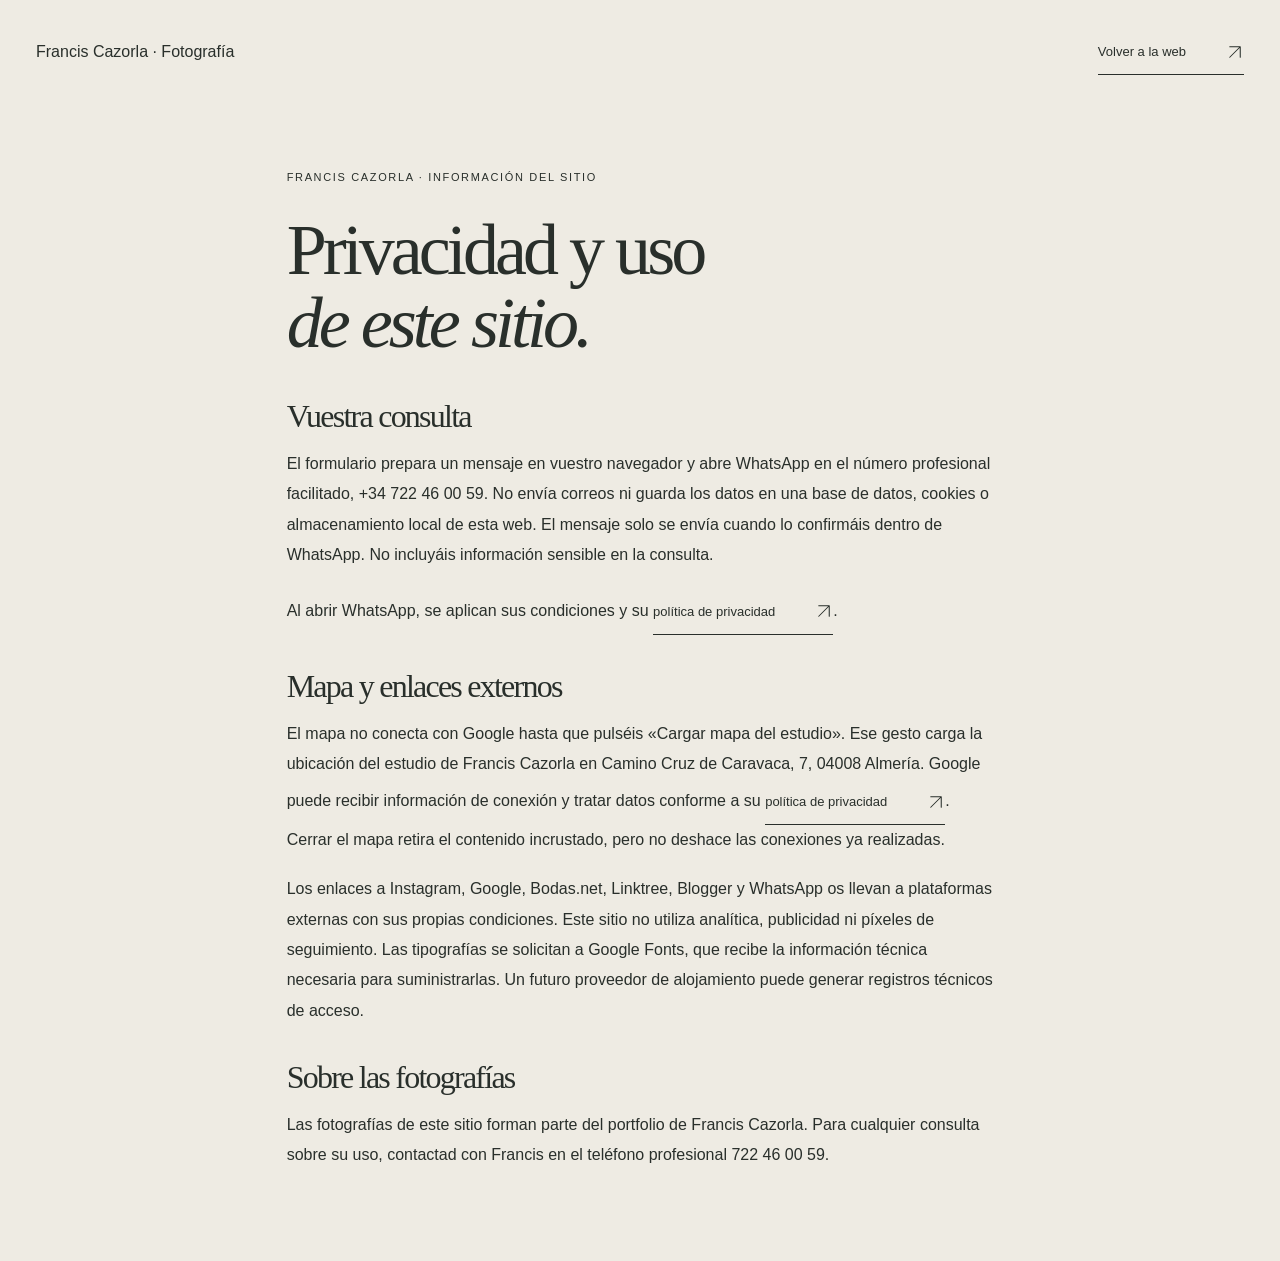
<file: privacidad.html>
<!doctype html><html lang="es"><head><meta charset="utf-8"><meta name="viewport" content="width=device-width,initial-scale=1"><meta name="robots" content="noindex,nofollow,noarchive"><title>Privacidad · Francis Cazorla</title><link rel="icon" href="assets/favicon.svg" type="image/svg+xml"><link rel="stylesheet" href="css/style.css"><link rel="stylesheet" href="css/ui-refinements.css"></head><body><header class="site-header"><a class="brand" href="index.html">Francis Cazorla · Fotografía</a><a class="text-link" href="index.html">Volver a la web <svg class="ui-icon" xmlns="http://www.w3.org/2000/svg" viewBox="0 0 24 24" fill="none" stroke="currentColor" stroke-width="1.4" stroke-linecap="round" stroke-linejoin="round" aria-hidden="true" focusable="false"><path d="M5 19 19 5M5 5h14v14"/></svg></a></header><main class="section-wrap" style="max-width:850px;padding-top:65px;padding-bottom:90px"><p class="eyebrow">FRANCIS CAZORLA · INFORMACIÓN DEL SITIO</p><h1 style="font-size:clamp(42px,7vw,72px);margin:28px 0 40px">Privacidad y uso<br><em>de este sitio.</em></h1><div style="font-size:16px;line-height:1.9"><h2 style="font-size:32px;margin:35px 0 16px">Vuestra consulta</h2><p>El formulario prepara un mensaje en vuestro navegador y abre WhatsApp en el número profesional facilitado, +34 722 46 00 59. No envía correos ni guarda los datos en una base de datos, cookies o almacenamiento local de esta web. El mensaje solo se envía cuando lo confirmáis dentro de WhatsApp. No incluyáis información sensible en la consulta.</p><p>Al abrir WhatsApp, se aplican sus condiciones y su <a class="text-link" href="https://www.whatsapp.com/legal/privacy-policy" target="_blank" rel="noopener noreferrer">política de privacidad <svg class="ui-icon" xmlns="http://www.w3.org/2000/svg" viewBox="0 0 24 24" fill="none" stroke="currentColor" stroke-width="1.4" stroke-linecap="round" stroke-linejoin="round" aria-hidden="true" focusable="false"><path d="M5 19 19 5M5 5h14v14"/></svg></a>.</p><h2 style="font-size:32px;margin:35px 0 16px">Mapa y enlaces externos</h2><p>El mapa no conecta con Google hasta que pulséis «Cargar mapa del estudio». Ese gesto carga la ubicación del estudio de Francis Cazorla en Camino Cruz de Caravaca, 7, 04008 Almería. Google puede recibir información de conexión y tratar datos conforme a su <a class="text-link" href="https://policies.google.com/privacy?hl=es" target="_blank" rel="noopener noreferrer">política de privacidad <svg class="ui-icon" xmlns="http://www.w3.org/2000/svg" viewBox="0 0 24 24" fill="none" stroke="currentColor" stroke-width="1.4" stroke-linecap="round" stroke-linejoin="round" aria-hidden="true" focusable="false"><path d="M5 19 19 5M5 5h14v14"/></svg></a>. Cerrar el mapa retira el contenido incrustado, pero no deshace las conexiones ya realizadas.</p><p>Los enlaces a Instagram, Google, Bodas.net, Linktree, Blogger y WhatsApp os llevan a plataformas externas con sus propias condiciones. Este sitio no utiliza analítica, publicidad ni píxeles de seguimiento. Las tipografías se solicitan a Google Fonts, que recibe la información técnica necesaria para suministrarlas. Un futuro proveedor de alojamiento puede generar registros técnicos de acceso.</p><h2 style="font-size:32px;margin:35px 0 16px">Sobre las fotografías</h2><p>Las fotografías de este sitio forman parte del portfolio de Francis Cazorla. Para cualquier consulta sobre su uso, contactad con Francis en el teléfono profesional <a href="tel:+34722460059">722 46 00 59</a>.</p></div></main></body></html>
</file>
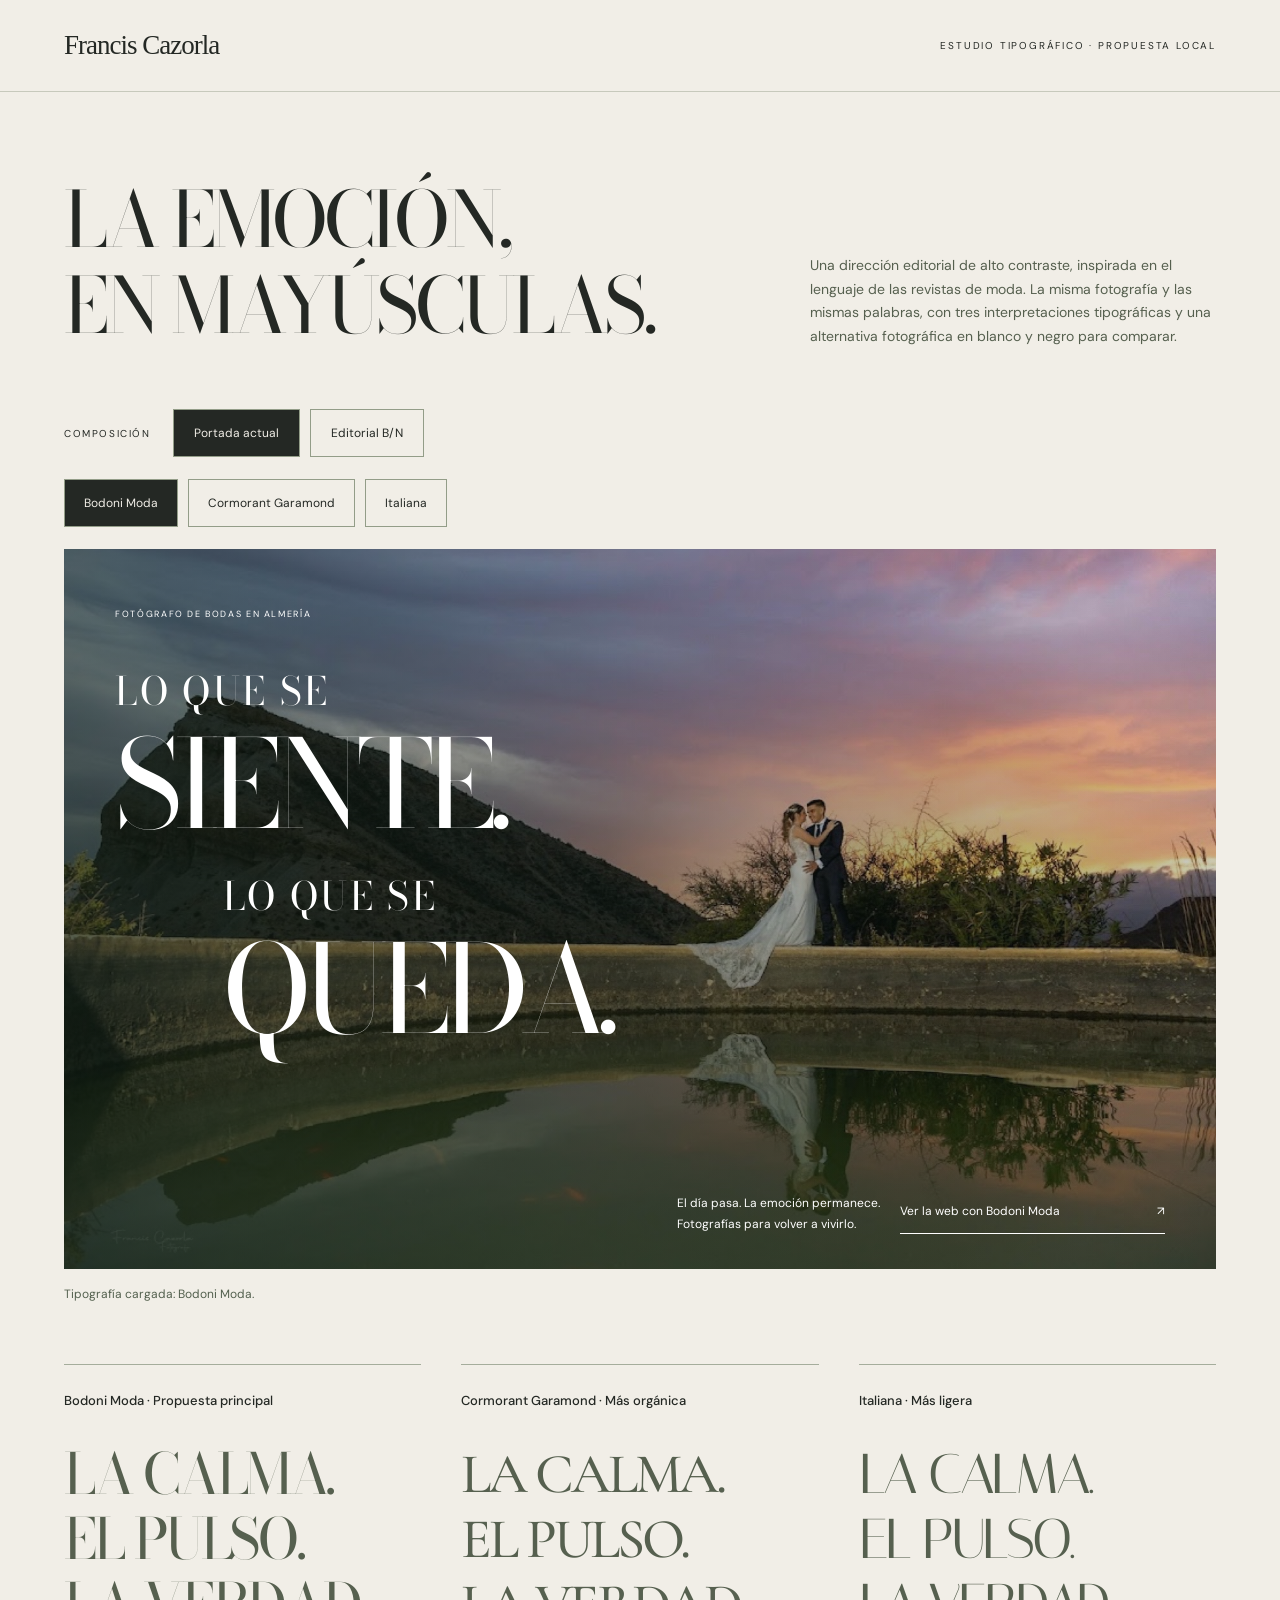
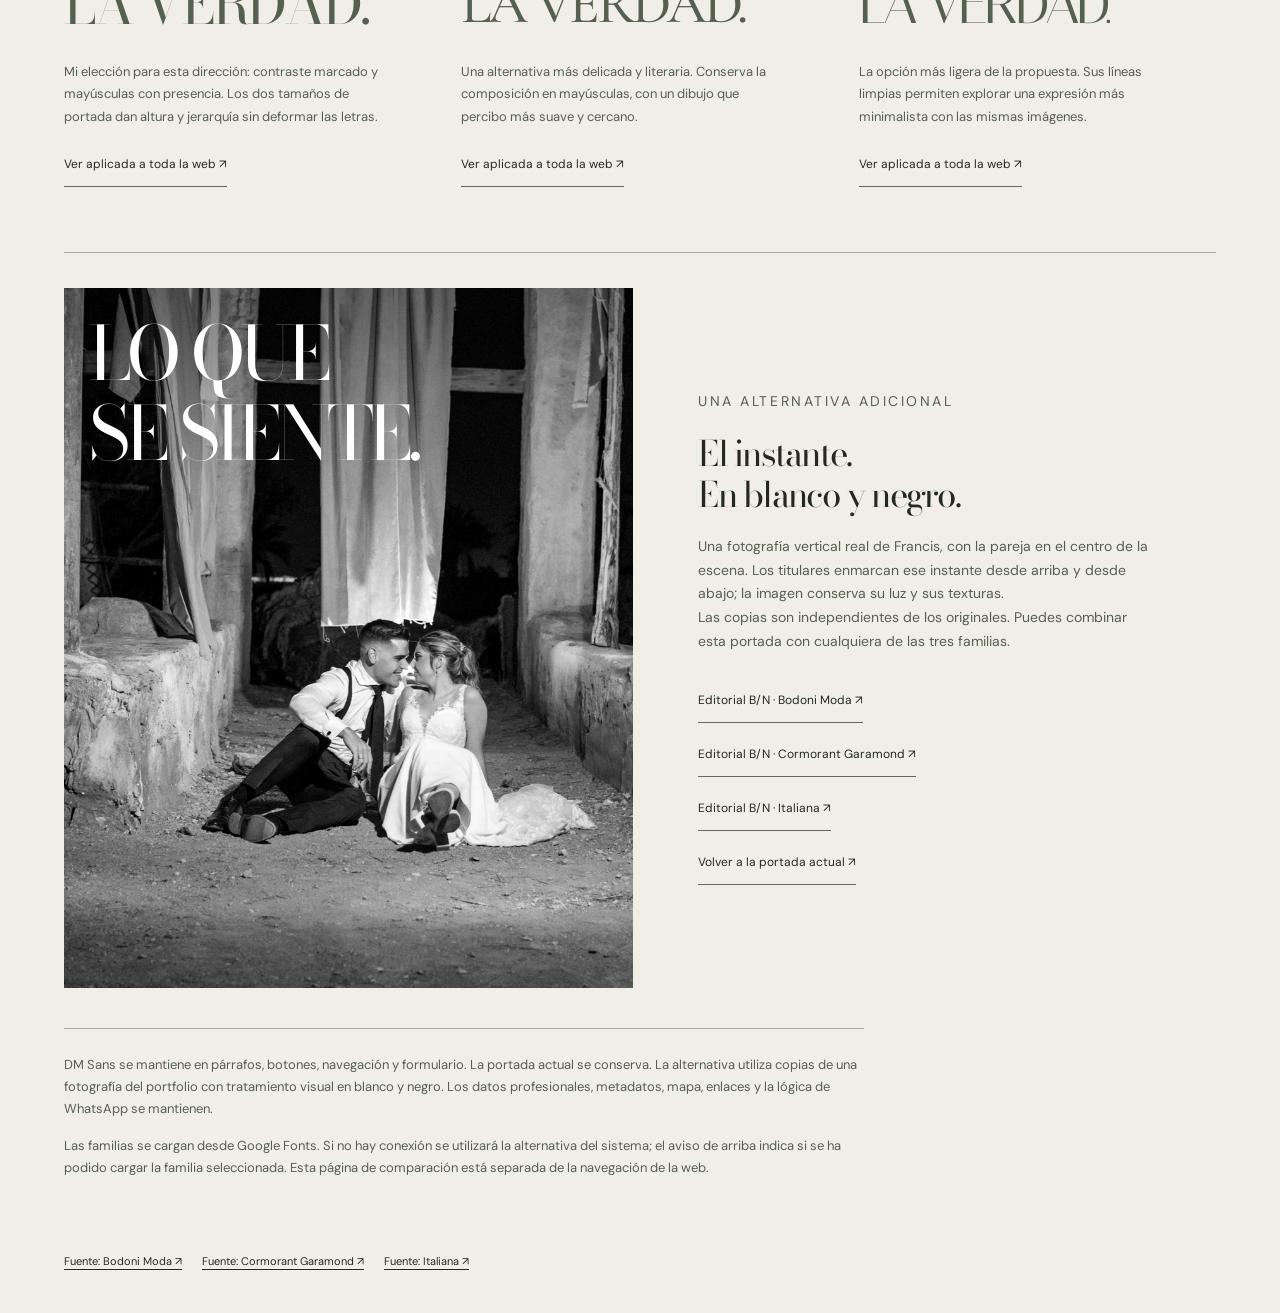
<file: tipografia.html>
<!doctype html>
<html lang="es"><head><meta charset="utf-8"><meta name="viewport" content="width=device-width,initial-scale=1"><meta name="robots" content="noindex,nofollow,noarchive"><title>Francis Cazorla · Propuesta tipográfica</title><link rel="icon" href="assets/favicon.svg" type="image/svg+xml"><link rel="preconnect" href="https://fonts.googleapis.com"><link rel="preconnect" href="https://fonts.gstatic.com" crossorigin><link href="https://fonts.googleapis.com/css2?family=Bodoni+Moda:opsz,wght@96,400&amp;family=Cormorant+Garamond:wght@500&amp;family=DM+Sans:wght@400;500;600&amp;family=Italiana&amp;display=swap" rel="stylesheet"><style>
:root{--paper:#f1eee7;--ink:#242824;--display:'Bodoni Moda','Didot',serif;--weight:400}*{box-sizing:border-box}body{margin:0;background:var(--paper);color:var(--ink);font:15px/1.7 'DM Sans',Arial,sans-serif}a{color:inherit;text-decoration:none}button{font:inherit;cursor:pointer}button:focus-visible,a:focus-visible{outline:2px solid #7a6445;outline-offset:5px}header,main,footer{max-width:1500px;margin:auto;padding:30px clamp(20px,5vw,80px)}header{display:flex;align-items:center;justify-content:space-between;gap:20px;border-bottom:1px solid #c7c9bc}header>a:first-child{font:27px 'Instrument Serif',Georgia,serif;letter-spacing:-1px}.overline{font-size:10px;letter-spacing:.18em;text-transform:uppercase}.intro{display:grid;gap:25px;padding:35px 0}h1{font:400 clamp(34px,6vw,78px)/1.12 'Bodoni Moda',Didot,serif;letter-spacing:-.055em;text-transform:uppercase;margin:0;max-width:17ch}p{margin:0}.intro>p{max-width:480px;color:#56604f;font-size:14px}.choices{display:flex;flex-wrap:wrap;gap:10px;margin:15px 0 22px}.choices button{min-height:48px;padding:12px 19px;border:1px solid #939d88;background:transparent;font-size:12px;border-radius:0;color:var(--ink)}.choices button[aria-pressed=true]{background:var(--ink);color:var(--paper)}.cover{height:clamp(650px,80svh,1000px);position:relative;isolation:isolate;overflow:hidden;color:#fff}.cover>img{position:absolute;inset:0;width:100%;height:100%;object-fit:cover;object-position:65% center;z-index:-2}.cover::after{content:'';position:absolute;inset:0;background:linear-gradient(90deg,#1220169c,transparent),linear-gradient(0deg,#09160f7d,transparent);z-index:-1}.cover-copy{position:absolute;left:clamp(22px,4vw,70px);right:22px;top:8%}.cover-copy .overline{font-size:9px}.sample-title{font-family:var(--display);font-weight:var(--weight);font-size:clamp(47px,9.5vw,140px);line-height:1.06;letter-spacing:-.065em;text-transform:uppercase;margin:30px 0 0;max-width:100%;padding:.08em 0}.sample-title>span{display:block;width:fit-content;max-width:100%}.sample-title>span+span{margin-left:12%;margin-top:.15em}.sample-title small{display:block;font:inherit;font-size:.32em;letter-spacing:.06em;line-height:1.5}.cover-bottom{position:absolute;bottom:35px;left:clamp(22px,4vw,70px);right:clamp(22px,4vw,70px);display:flex;justify-content:space-between;align-items:end;gap:20px}.cover-bottom p{font-size:12px}.cover-bottom a{display:flex;align-items:center;justify-content:space-between;gap:35px;font-size:12px;padding:12px 0;border-bottom:1px solid #fff;min-height:44px}.font-status{margin-top:15px;color:#53604e;font-size:12px;min-height:25px}.cards{display:grid;gap:25px;margin-top:55px}.card{padding:25px 0 35px;border-top:1px solid #a5ad9c;min-width:0}.card h2{font-size:13px;font-weight:500;margin:0 0 30px}.card .specimen{font-family:var(--family);font-weight:var(--weight,400);font-size:clamp(37px,9vw,70px);line-height:1.15;letter-spacing:-.055em;text-transform:uppercase;overflow-wrap:normal;max-width:100%;margin-bottom:25px}.card p{font-size:13px;color:#56604f;max-width:36ch}.card a{font-size:12px;border-bottom:1px solid #5f6b56;display:inline-flex;align-items:center;min-height:44px;margin-top:15px}.details{margin-top:40px;padding-top:25px;border-top:1px solid #a5ad9c;font-size:13px;color:#56604f;max-width:800px}.details p+p{margin-top:15px}footer{font-size:11px;display:flex;flex-wrap:wrap;gap:20px}footer a{min-height:44px;display:inline-flex;align-items:center;text-decoration:underline;text-underline-offset:4px}@media(min-width:900px){.intro{grid-template-columns:1.5fr 1fr;align-items:end;gap:12%;padding-block:55px}.cards{grid-template-columns:repeat(3,minmax(0,1fr));gap:40px}.card .specimen{font-size:clamp(34px,4.4vw,66px)}.cover-copy{right:auto;width:78%}.cover-bottom>p{margin-left:auto}.cover-bottom>a{min-width:265px}}@media(max-width:599px){header{padding-block:20px}header>a:first-child{font-size:23px}header .overline{font-size:8px}.sample-title{font-size:clamp(45px,12.5vw,68px)}.cover-bottom{flex-direction:column;align-items:stretch}.choices button{flex:1;padding-inline:10px}.cover-copy .overline{font-size:8px}.cover-bottom a{width:100%}}@media(prefers-reduced-motion:reduce){*{scroll-behavior:auto!important}}
</style><link rel="stylesheet" href="css/cover-comparison.css"></head><body><header><a href="index.html">Francis Cazorla</a><span class="overline">Estudio tipográfico · Propuesta local</span></header><main><div class="intro"><h1>La emoción,<br>en mayúsculas.</h1><p>Una dirección editorial de alto contraste, inspirada en el lenguaje de las revistas de moda. La misma fotografía y las mismas palabras, con tres interpretaciones tipográficas y una alternativa fotográfica en blanco y negro para comparar.</p></div><div class="cover-choices" role="group" aria-label="Elegir composición de portada"><span>Composición</span><button type="button" data-cover="actual" aria-pressed="true">Portada actual</button><button type="button" data-cover="editorial" aria-pressed="false">Editorial B/N</button></div><div class="choices" role="group" aria-label="Elegir tipografía de la propuesta"><button type="button" data-font="bodoni" aria-pressed="true">Bodoni Moda</button><button type="button" data-font="cormorant" aria-pressed="false">Cormorant Garamond</button><button type="button" data-font="italiana" aria-pressed="false">Italiana</button></div><section class="cover" aria-label="Portada con la tipografía elegida"><img src="assets/img/novios-atardecer-reflejo-1800.jpg" width="1800" height="1200" alt="La fotografía actual de portada de Francis Cazorla, con una pareja y su reflejo al atardecer"><div class="cover-copy"><p class="overline">Fotógrafo de bodas en Almería</p><h2 class="sample-title"><span><small>Lo que se</small>siente.</span><span><small>Lo que se</small>queda.</span></h2></div><div class="cover-bottom"><p>El día pasa. La emoción permanece.<br>Fotografías para volver a vivirlo.</p><a id="see-site" href="index.html?tipografia=bodoni">Ver la web con Bodoni Moda <span aria-hidden="true">↗</span></a></div></section><p class="font-status" id="font-status" role="status">Comprobando la carga de la tipografía…</p><div class="cards"><article class="card" style="--family:'Bodoni Moda',Didot,serif"><h2>Bodoni Moda · Propuesta principal</h2><p class="specimen">La calma.<br>El pulso.<br>La verdad.</p><p>Mi elección para esta dirección: contraste marcado y mayúsculas con presencia. Los dos tamaños de portada dan altura y jerarquía sin deformar las letras.</p><a href="index.html?tipografia=bodoni">Ver aplicada a toda la web ↗</a></article><article class="card" style="--family:'Cormorant Garamond',Baskerville,serif;--weight:500"><h2>Cormorant Garamond · Más orgánica</h2><p class="specimen">La calma.<br>El pulso.<br>La verdad.</p><p>Una alternativa más delicada y literaria. Conserva la composición en mayúsculas, con un dibujo que percibo más suave y cercano.</p><a href="index.html?tipografia=cormorant">Ver aplicada a toda la web ↗</a></article><article class="card" style="--family:'Italiana',Didot,serif"><h2>Italiana · Más ligera</h2><p class="specimen">La calma.<br>El pulso.<br>La verdad.</p><p>La opción más ligera de la propuesta. Sus líneas limpias permiten explorar una expresión más minimalista con las mismas imágenes.</p><a href="index.html?tipografia=italiana">Ver aplicada a toda la web ↗</a></article></div><section class="cover-option" aria-labelledby="cover-option-title"><figure><img src="assets/editorial/novios-rincon-rustico-900.jpg" width="900" height="1351" loading="lazy" alt="La pareja de novios de la alternativa editorial, con tratamiento en blanco y negro"><span>Lo que<br>se siente.</span></figure><div><p class="overline">Una alternativa adicional</p><h2 id="cover-option-title">El instante.<br>En blanco y negro.</h2><p>Una fotografía vertical real de Francis, con la pareja en el centro de la escena. Los titulares enmarcan ese instante desde arriba y desde abajo; la imagen conserva su luz y sus texturas.</p><p>Las copias son independientes de los originales. Puedes combinar esta portada con cualquiera de las tres familias.</p><nav aria-label="Ver la portada editorial con cada tipografía"><a href="portada-editorial.html?tipografia=bodoni">Editorial B/N · Bodoni Moda ↗</a><a href="portada-editorial.html?tipografia=cormorant">Editorial B/N · Cormorant Garamond ↗</a><a href="portada-editorial.html?tipografia=italiana">Editorial B/N · Italiana ↗</a><a href="index.html">Volver a la portada actual ↗</a></nav></div></section><div class="details"><p>DM Sans se mantiene en párrafos, botones, navegación y formulario. La portada actual se conserva. La alternativa utiliza copias de una fotografía del portfolio con tratamiento visual en blanco y negro. Los datos profesionales, metadatos, mapa, enlaces y la lógica de WhatsApp se mantienen.</p><p>Las familias se cargan desde Google Fonts. Si no hay conexión se utilizará la alternativa del sistema; el aviso de arriba indica si se ha podido cargar la familia seleccionada. Esta página de comparación está separada de la navegación de la web.</p></div></main><footer><a href="https://github.com/google/fonts/tree/main/ofl/bodonimoda" target="_blank" rel="noopener noreferrer">Fuente: Bodoni Moda ↗</a><a href="https://github.com/google/fonts/tree/main/ofl/cormorantgaramond" target="_blank" rel="noopener noreferrer">Fuente: Cormorant Garamond ↗</a><a href="https://github.com/google/fonts/tree/main/ofl/italiana" target="_blank" rel="noopener noreferrer">Fuente: Italiana ↗</a></footer><script src="js/type-comparison.js" defer></script></body></html>
</file>
<file: css/style.css>
/* Francis Cazorla — Diario visual mediterráneo. Diseño original de la versión B. */
:root{--paper:#eeebe3;--paper-light:#f6f4ee;--ink:#292f2b;--muted:#62665e;--olive:#72745a;--line:#c9c9bc;--dark:#252d29;--serif:'Iowan Old Style','Baskerville','Palatino Linotype','Book Antiqua',Georgia,serif;--sans:'Helvetica Neue',Helvetica,Arial,sans-serif;--gutter:22px;--header-h:82px;--ease:cubic-bezier(.22,1,.36,1)}
*,*::before,*::after{box-sizing:border-box}html{scroll-behavior:smooth;scroll-padding-top:100px}body{margin:0;background:var(--paper);color:var(--ink);font-family:var(--sans);font-size:16px;line-height:1.65;-webkit-font-smoothing:antialiased}body.dialog-open{overflow:hidden}::selection{background:#bfc3a4;color:#17211c}a{color:inherit;text-decoration:none}button,input,select,textarea{font:inherit;color:inherit}button{cursor:pointer}button,a{-webkit-tap-highlight-color:transparent}button{border:0;border-radius:0}a:focus-visible,button:focus-visible,input:focus-visible,select:focus-visible,textarea:focus-visible,summary:focus-visible{outline:2px solid #9b5b36;outline-offset:5px}button:disabled{cursor:default}img{display:block;max-width:100%;height:auto}figure,p,h1,h2,h3{margin:0}h1,h2,h3{font-family:var(--serif);font-weight:400}h1,h2{letter-spacing:-.055em;line-height:1.02}em{font-weight:400}p+p{margin-top:1.15em}a,button,summary{touch-action:manipulation}[hidden]{display:none!important}.skip-link{position:fixed;left:20px;top:10px;transform:translateY(-150%);z-index:100;padding:12px 20px;background:var(--paper);color:var(--ink)}.skip-link:focus{transform:translateY(0)}.section-wrap{padding-left:var(--gutter);padding-right:var(--gutter);max-width:1800px;margin-inline:auto}.eyebrow{font-size:10px;font-weight:500;letter-spacing:.15em;line-height:1.5}.section-line{display:flex;align-items:center;justify-content:space-between;gap:20px;padding-top:22px;border-top:1px solid var(--line);margin-bottom:52px}.section-line>.eyebrow:last-child{display:none}.text-link{display:inline-flex;align-items:center;justify-content:space-between;gap:40px;min-height:46px;border-bottom:1px solid var(--ink);font-size:13px;font-weight:500;line-height:1.5;padding-block:10px}.text-link>span{font-size:23px;line-height:1;transition:transform .35s var(--ease)}.text-link:hover>span{transform:translate(3px,-3px)}.text-link.light{border-color:#fff9;color:#fff}.button{display:flex;align-items:center;justify-content:space-between;gap:35px;min-height:58px;background:var(--ink);color:var(--paper-light);padding:16px 23px;font-size:13px;transition:background .25s,transform .25s}.button>span{font-size:24px;line-height:1}.button:hover{background:#475344}.ornament{display:block;font-family:Georgia,serif;font-size:55px;font-weight:400;line-height:1;color:var(--olive)}
/* Navigation */
.site-header{height:var(--header-h);display:flex;align-items:center;justify-content:space-between;gap:15px;padding:12px var(--gutter);position:relative;z-index:25;background:var(--paper)}.brand{display:inline-flex;align-items:center;gap:12px;flex-shrink:0}.brand-seal{display:flex;position:relative;width:44px;height:44px;border:1px solid #8c9285;border-radius:50%;align-items:center;justify-content:center;font:italic 31px/1 var(--serif);letter-spacing:-.09em;padding-right:3px}.brand-seal>span{position:absolute;right:-4px;bottom:-3px;background:var(--paper);font:15px/1 Georgia,serif}.brand-wordmark{font:22px/1.1 var(--serif);letter-spacing:-.05em}.brand-wordmark small{display:block;font:8px/1.5 var(--sans);letter-spacing:.18em;margin-top:7px}.menu-toggle{display:none;align-items:center;gap:12px;min-width:66px;min-height:44px;background:transparent;padding:0;font-size:11px}.menu-toggle i{width:21px;height:9px;border-block:1px solid currentColor;position:relative;transition:transform .3s}.menu-open .menu-toggle i{transform:rotate(-45deg);height:1px;border-bottom:0}.menu-open .menu-toggle i::after{content:'';position:absolute;inset:0;border-top:1px solid;transform:rotate(90deg)}.navigation{display:flex;gap:26px;align-items:center}.navigation a{font-size:12px;min-height:44px;display:flex;align-items:center;gap:22px}.navigation a::after{content:'';display:block;position:absolute;height:1px;bottom:0;left:0;right:0;transform:scaleX(0);transform-origin:left;transition:transform .3s}.nav-contact{border:1px solid #747c6c;padding:8px 20px}.navigation a:hover{color:#626f4f}.nav-contact:hover{background:#dde0d0}
/* Hero — a landscape, a voice, room to breathe. */
.hero{height:calc(100svh - var(--header-h));min-height:640px;max-height:1200px;position:relative;color:white;isolation:isolate;overflow:hidden;margin:0 10px}.hero-photo,.hero-shade{position:absolute;inset:0;z-index:-2}.hero-photo img{height:100%;width:100%;object-fit:cover;object-position:65% center;transform:scale(1.015);animation:hero-camera 2.4s var(--ease) both}.hero-shade{z-index:-1;background:linear-gradient(180deg,#10191440 0%,#10191400 30%,#111d14b3 100%),linear-gradient(90deg,#1117118c 0%,transparent 95%)}.hero-copy{position:absolute;top:9%;left:var(--gutter);right:var(--gutter)}.hero-kicker{display:flex;align-items:center;gap:10px;letter-spacing:.12em;font-size:9px;margin-bottom:24px}.tiny-star{font:24px/1 Georgia,serif}.hero h1{font-size:clamp(45px,9.6vw,90px);letter-spacing:-.055em;line-height:1.08;text-shadow:0 2px 25px #0002}.hero h1 em{color:#f5f0dd}.hero-description{font-size:13px;line-height:1.65;margin-top:24px;text-shadow:0 1px 8px #0005}.hero .text-link{margin-top:12px;min-width:210px;font-size:12px}.hero-bottom{position:absolute;left:var(--gutter);right:var(--gutter);bottom:26px;display:flex;align-items:end;justify-content:space-between;gap:20px;font-size:8px;line-height:1.8;letter-spacing:.12em}.hero-bottom>span:first-child{max-width:120px}.hero-bottom b{display:none}.hero-location,.hero-side{display:none}.scroll-cue{display:flex;align-items:center;gap:15px;font-size:8px;letter-spacing:.12em;min-height:44px}.scroll-cue i{width:42px;height:42px;border:1px solid #fff6;border-radius:50%;display:grid;place-items:center;font:19px var(--sans);transition:background .3s}.scroll-cue:hover i{background:#fff2}.hero-copy>*{animation:hero-enter 1.3s var(--ease) both}.hero-copy>h1{animation-delay:.1s}.hero-copy>.hero-description{animation-delay:.2s}.hero-copy>.text-link{animation-delay:.3s}@keyframes hero-enter{from{opacity:0;transform:translateY(20px)}to{opacity:1;transform:translateY(0)}}@keyframes hero-camera{from{transform:scale(1.08)}to{transform:scale(1.015)}}
/* Introduction */
.intro{padding-top:70px;padding-bottom:70px;position:relative}.intro-layout{display:grid;gap:40px}.intro-heading .ornament{margin-bottom:28px}.intro h2{font-size:clamp(54px,11vw,100px)}.large-copy{font:25px/1.35 var(--serif);letter-spacing:-.025em}.intro-note{display:flex;gap:20px;margin-top:30px}.mini-rule{height:1px;width:34px;flex-shrink:0;background:var(--olive);margin-top:12px}.intro-note h3{font:500 13px/1.5 var(--sans);margin-bottom:14px}.intro-note p{font-size:14px;line-height:1.85;color:var(--muted)}.intro-note .text-link{margin-top:20px}.intro-image{margin-top:55px}.intro-image img{width:100%;aspect-ratio:1.28;object-fit:cover;object-position:50% 40%}.intro-image figcaption{display:flex;justify-content:space-between;gap:15px;font-size:8px;letter-spacing:.1em;line-height:1.6;margin-top:15px}.intro-image figcaption>span:last-child{display:none}.intro-footnote{font:25px/1.35 var(--serif);letter-spacing:-.025em;margin-top:32px;text-align:right}.intro-footnote em{color:var(--olive)}
/* Storytelling: a vertical image wipe on desktop, three paced chapters on mobile. */
.story{background:var(--dark);color:var(--paper-light)}.story-stage{position:relative}.story-heading{padding:45px var(--gutter) 32px}.story-heading h2{font-size:46px;margin-top:20px}.story-frame{position:relative;isolation:isolate;overflow:hidden;min-height:530px;height:80svh;max-height:850px}.story-frame::after{content:'';position:absolute;inset:0;z-index:-1;background:linear-gradient(180deg,#08110d0d 20%,#0b170fc9 100%)}.story-frame img{height:100%;width:100%;position:absolute;inset:0;object-fit:cover;z-index:-2}.story-frame[data-chapter="0"] img{object-position:61% center}.story-frame[data-chapter="1"] img{object-position:48% center}.story-frame[data-chapter="2"] img{object-position:60% center}.story-frame figcaption{position:absolute;bottom:40px;left:var(--gutter);right:var(--gutter)}.story-frame figcaption>span{font-size:10px;letter-spacing:.16em}.story-frame h3{font-size:49px;line-height:1.02;letter-spacing:-.045em;margin:18px 0}.story-frame p{font-size:13px}.story-timeline{display:none}
/* Portfolio: alternating spreads instead of a card wall. */
.portfolio{padding-top:74px;padding-bottom:70px}.portfolio-header{display:grid;gap:25px}.portfolio h2{font-size:56px}.portfolio-aside>p{font-size:14px;line-height:1.8;color:var(--muted)}.portfolio-aside>.eyebrow{display:block;margin-top:24px;font-size:8px}.portfolio-tools{display:flex;gap:15px;justify-content:space-between;align-items:center;flex-wrap:wrap;border-bottom:1px solid var(--line);margin:35px 0 32px;padding-bottom:10px}.filters{display:flex;gap:3px}.filters button{position:relative;min-height:44px;padding:9px 13px;background:transparent;font-size:12px;color:var(--muted);border-radius:25px}.filters button:first-child{margin-left:-13px}.filters button[aria-pressed="true"]{color:var(--ink)}.filters button[aria-pressed="true"]::after{content:'';position:absolute;width:4px;height:4px;background:var(--olive);border-radius:50%;left:calc(50% - 2px);bottom:4px}.filters button:hover{background:#dcded0}.portfolio-status{font-size:10px;color:var(--muted)}.portfolio-grid{display:grid;gap:35px}.portfolio-item>a,.session-images a{display:block;position:relative;overflow:hidden;isolation:isolate}.portfolio-item img{width:100%;height:100%;object-fit:cover;transition:transform 1.2s var(--ease)}.portfolio-item>a{aspect-ratio:1.45}.portfolio-item.item-2,.portfolio-item.item-5{width:76%;justify-self:end}.portfolio-item.item-2>a,.portfolio-item.item-5>a{aspect-ratio:2/3}.portfolio-item.item-4{width:90%}.portfolio-item.item-7{width:87%;justify-self:end}.portfolio-item.item-8{width:82%}.portfolio-item figcaption{display:flex;justify-content:space-between;gap:10px;margin-top:12px;font-size:9px;letter-spacing:.09em;line-height:1.5}.image-open{position:absolute;right:13px;bottom:13px;display:grid;place-items:center;width:37px;height:37px;border-radius:50%;background:var(--paper);color:var(--ink);font-size:22px;z-index:2;transition:transform .4s var(--ease),background .3s}.photo-title{position:absolute;inset:auto 0 0;padding:60px 60px 24px 22px;background:linear-gradient(transparent,#0b180ca6);color:var(--paper-light);font:italic 26px/1.1 var(--serif);opacity:0;transform:translateY(8px);transition:opacity .4s,transform .4s}.portfolio-item a:hover img{transform:scale(1.035)}.portfolio-item a:hover .photo-title,.portfolio-item a:focus-visible .photo-title{opacity:1;transform:translateY(0)}.portfolio-item a:hover .image-open{transform:rotate(45deg)}.portfolio-end{display:flex;flex-direction:column;align-items:flex-start;gap:20px;margin-top:50px;padding-top:25px;border-top:1px solid var(--line)}.portfolio-end .eyebrow{font-size:8px}
/* Before & after */
.sessions{background:#e2e3d8;padding-top:62px;padding-bottom:70px}.session-top{display:grid;gap:35px}.session-top .eyebrow{margin-bottom:28px}.sessions h2{font-size:62px}.session-copy{max-width:430px}.session-copy>.large-copy{margin-bottom:24px}.session-copy>p:not(.large-copy){font-size:14px;color:#555d52;line-height:1.85}.session-copy>.text-link{margin-top:20px}.session-images{display:grid;gap:30px;margin-top:50px}.session-images img{width:100%;height:100%;object-fit:cover;transition:transform 1s var(--ease)}.session-images a:hover img{transform:scale(1.035)}.session-landscape a{aspect-ratio:1.3}.session-portrait{width:65%;justify-self:end}.session-portrait a{aspect-ratio:2/3}.session-images figcaption{font-size:8px;letter-spacing:.12em;margin-top:12px}
/* Experience */
.experience{padding-top:70px;padding-bottom:70px}.experience-layout{display:grid;gap:42px}.experience-heading h2{font-size:63px}.experience-heading>p{font-size:14px;color:var(--muted);max-width:340px;line-height:1.85;margin-top:27px}.experience-heading>.text-link{margin-top:20px}.experience-steps article{display:flex;gap:24px;border-top:1px solid var(--line);padding:29px 0}.experience-steps article:last-child{padding-bottom:0}.step-number{color:var(--olive);font:italic 22px/1.5 var(--serif)}.experience-steps h3{font-size:26px;letter-spacing:-.025em;line-height:1.2;margin-bottom:15px}.experience-steps p{font-size:14px;line-height:1.85;color:var(--muted)}.service-details{margin-top:55px;border-bottom:1px solid var(--line)}.service-details details{border-top:1px solid var(--line)}.service-details summary{list-style:none;display:flex;align-items:center;justify-content:space-between;gap:25px;cursor:pointer;padding:23px 0;min-height:68px;font:21px/1.3 var(--serif);letter-spacing:-.015em}.service-details summary::-webkit-details-marker{display:none}.service-details summary>span{font:22px var(--sans);transition:transform .3s}.service-details details[open] summary>span{transform:rotate(45deg)}.service-details details>div{padding:0 35px 28px 0;max-width:700px;font-size:14px;color:var(--muted)}
/* Interlude, one image with a simulated slow camera */
.album{position:relative;isolation:isolate;overflow:hidden;min-height:620px;height:90svh;max-height:1000px;color:var(--paper-light)}.album-photo{position:absolute;inset:-5% 0;z-index:-2}.album-photo img{width:100%;height:100%;object-fit:cover;object-position:80% center}.album::after{content:'';position:absolute;inset:0;z-index:-1;background:linear-gradient(90deg,#14221bbe,#14221b08),linear-gradient(0deg,#0b180e70,transparent 60%)}.album-copy{position:absolute;left:var(--gutter);right:var(--gutter);top:16%}.album-copy>.eyebrow{font-size:9px;max-width:200px}.album h2{font-size:60px;margin:30px 0}.album .text-link{font-size:12px}.album-signature{font:italic 28px var(--serif);position:absolute;bottom:40px;right:var(--gutter);letter-spacing:-.04em}
/* Reviews, no invented stars or unverified quotations. */
.reviews{text-align:center;padding-top:70px;padding-bottom:75px}.reviews .ornament{margin-bottom:28px}.reviews h2{font-size:38px;letter-spacing:-.04em;line-height:1.16;margin:30px 0}.reviews-intro{font-size:14px;color:var(--muted);line-height:1.8}.review-links{display:grid;margin-top:45px;border-top:1px solid var(--line)}.review-links>a{text-align:left;display:grid;grid-template-columns:1fr 30px;padding:25px 5px;align-items:center;border-bottom:1px solid var(--line);gap:5px 20px;transition:background .3s}.review-source{font:28px/1.3 var(--serif);letter-spacing:-.04em}.review-links>a>span:nth-child(2){font-size:12px;color:var(--muted);grid-row:2}.review-links b{font-size:23px;grid-column:2;grid-row:1/3;font-weight:400}.review-links>a:hover{background:#e4e4d9}
/* Map is illustrated until explicitly loaded. */
.location{border-top:1px solid var(--line);display:grid;gap:38px;padding-top:60px;padding-bottom:70px}.location h2{font-size:49px;margin:26px 0}.location-copy>p:not(.eyebrow){font-size:14px;line-height:1.85;color:var(--muted);max-width:400px}.location .text-link{margin-top:20px}.location .directions{margin-left:15px;gap:20px}.location-copy>small{display:block;max-width:350px;font-size:11px;color:var(--muted);margin-top:15px}.map-card{position:relative;min-height:430px;isolation:isolate;overflow:hidden;background:#d9dfd0;display:flex;align-items:end}.map-art{position:absolute;inset:0;overflow:hidden;z-index:-1}.map-coast{position:absolute;inset:34% -25% -30% 20%;background:#b7c6bd;transform:rotate(-35deg);border-radius:44% 44% 0 0}.map-road{position:absolute;height:5px;left:-10%;right:-10%;top:15%;background:#f0f0e7;border:1px solid #d0d4c8;transform:rotate(-25deg)}.road-two{transform:rotate(36deg);top:25%}.road-three{transform:rotate(-12deg);top:5%;height:2px}.map-city{position:absolute;top:24%;left:39%;font-size:9px;letter-spacing:.18em}.map-sea{position:absolute;top:43%;right:7%;font:italic 9px var(--serif);color:#4d625a;transform:rotate(-35deg)}.map-dot{position:absolute;left:47%;top:20%;width:6px;height:6px;border-radius:50%;background:#445745;box-shadow:0 0 0 8px #56664d20}.map-intro{width:100%;padding:26px;background:linear-gradient(0deg,#e8ebdff5 75%,#e8ebdf00)}.map-intro h3{font-size:42px;letter-spacing:-.035em;margin:6px 0 20px}.map-intro .eyebrow{font-size:8px}.map-intro .button{width:100%;font-size:12px}.map-intro p{font-size:10px;color:#4c584c;margin-top:16px;line-height:1.7}.map-card iframe{position:absolute;inset:0;width:100%;height:100%;border:0;background:var(--paper)}.map-close{position:absolute;right:10px;top:10px;z-index:1;padding:12px 16px;background:var(--paper);color:var(--ink);min-height:44px;font-size:11px;box-shadow:0 2px 10px #0002}
/* Contact */
.contact{background:#dfe1d3;padding-top:45px;padding-bottom:65px}.contact .section-line{border-color:#b7beac}.contact .section-line>.eyebrow:last-child{display:block;font-size:10px;letter-spacing:.07em;min-height:44px;padding-block:14px}.contact-layout{display:grid;gap:45px}.contact h2{font-size:57px}.contact-copy>p{font-size:14px;line-height:1.9;color:#535d50;margin-top:27px}.contact-copy .text-link{font-size:11px;margin-top:20px;gap:15px}.contact-flower{display:none}.form-grid{display:grid;gap:24px}.field{display:flex;flex-direction:column;gap:10px;min-width:0}.field label{font-size:11px;font-weight:500}.field label>.optional{font-weight:400;color:#5c6656}.field input,.field select,.field textarea{background:transparent;border:0;border-bottom:1px solid #939d87;border-radius:0;min-height:44px;padding:10px 0;font-size:14px;width:100%;max-width:100%;outline-offset:3px;transition:border-color .25s}.field input::placeholder,.field textarea::placeholder{color:#636d5d;opacity:1}.field input[type="date"]{min-width:0;-webkit-appearance:none}.field textarea{resize:vertical;min-height:100px}.field input:focus,.field select:focus,.field textarea:focus{border-color:#243020}.field input[aria-invalid="true"]{border-color:#a13324}.field-error{font-size:11px;color:#942b20}.field-error:empty{display:none}.contact-submit{width:100%;margin-top:28px}.form-note{font-size:11px;line-height:1.8;color:#535f4d;margin-top:18px;max-width:500px}#form-status{font-size:12px;line-height:1.6;margin-top:15px}#form-status:empty{display:none}
/* Footer */
.footer{background:var(--dark);color:var(--paper);padding-top:45px;padding-bottom:100px}.footer-top{display:flex;flex-direction:column;gap:30px}.footer-brand{font:37px/1.2 var(--serif);letter-spacing:-.045em}.footer-brand>span{display:block;font:8px/1.8 var(--sans);letter-spacing:.16em;margin-top:11px}.footer-top nav{display:grid;grid-template-columns:1fr 1fr;gap:0 20px;font-size:11px}.footer nav a{display:flex;align-items:center;min-height:44px}.footer a:hover{color:#c7cdb7}.footer-bottom{display:flex;flex-direction:column;align-items:flex-start;gap:16px;border-top:1px solid #71796c;margin-top:35px;padding-top:25px;font-size:9px;line-height:1.9;color:#c7cdbd}.footer-bottom>p+p{margin:0}.footer-bottom a{min-height:44px;display:flex;align-items:center}.mobile-contact{display:flex;align-items:center;justify-content:space-between;gap:25px;background:var(--ink);color:var(--paper-light);position:fixed;z-index:20;bottom:12px;left:14px;right:14px;box-shadow:0 3px 18px #1113;padding:14px 20px;min-height:52px;font-size:12px;transition:opacity .2s,transform .3s}.mobile-contact b{font-size:22px;font-weight:400;line-height:1}.contact-visible .mobile-contact,.dialog-open .mobile-contact,.menu-open .mobile-contact{opacity:0;pointer-events:none;transform:translateY(20px)}
/* Native dialog: keyboard, Escape, touch swipes and original-size photography. */
.lightbox{border:0;padding:18px;background:#17211d;color:var(--paper-light);width:calc(100% - 20px);max-width:1500px;height:90svh;max-height:1100px;overflow:hidden}.lightbox::backdrop{background:#101712ed;backdrop-filter:blur(5px)}.lightbox[open]{display:flex;flex-direction:column}.lightbox-toolbar,.lightbox-bottom{display:flex;align-items:center;justify-content:space-between;gap:15px;font-size:9px;letter-spacing:.09em}.lightbox-toolbar{min-height:45px}.lightbox-toolbar button{display:flex;align-items:center;gap:15px;background:transparent;color:inherit;padding:10px;min-height:44px;font-size:12px}.lightbox-toolbar button span{font-size:28px;line-height:1}.lightbox-stage{min-height:0;flex:1;position:relative;display:flex;align-items:center;justify-content:center;padding:0 0 50px}.lightbox-stage>img{width:100%;height:100%;object-fit:contain}.lightbox-stage>button{position:absolute;bottom:0;width:44px;height:44px;display:grid;place-items:center;color:var(--paper-light);background:#ffffff12;border:1px solid #ffffff30;font-size:22px;z-index:2}.lightbox-stage>button:hover{background:#ffffff30}#lightbox-prev{left:0}#lightbox-next{right:0}.lightbox-bottom{min-height:45px;letter-spacing:0;font-size:11px}.lightbox-bottom>p{font-family:var(--serif);font-style:italic;font-size:16px}.lightbox-bottom>span{white-space:nowrap}
/* Reveal only when observers are available; reading order never changes. */
.reveals-on [data-reveal]{transition:opacity 1s var(--ease),transform 1.2s var(--ease)}.reveals-on [data-reveal].awaiting{opacity:0;transform:translateY(28px)}.reveals-on [data-reveal].revealed{opacity:1;transform:translateY(0)}
@media(max-width:899px){.site-header{height:auto;min-height:var(--header-h);flex-wrap:wrap}.navigation{width:100%;flex-wrap:wrap;gap:0 16px}.navigation a{font-size:11px}.js .site-header{height:var(--header-h);flex-wrap:nowrap}.js .menu-toggle{display:flex}.js .navigation{display:none;position:absolute;left:0;right:0;top:100%;padding:20px var(--gutter) 28px;background:var(--paper);box-shadow:0 20px 20px #14211818}.js .menu-open .navigation{display:flex;flex-direction:column;align-items:stretch;gap:0}.js .navigation a{min-height:53px;font:25px/1.3 var(--serif);letter-spacing:-.025em;border-bottom:1px solid var(--line);justify-content:space-between}.js .navigation .nav-contact{border:1px solid #747c6c;font:14px var(--sans);padding:12px 18px;margin-top:15px}}
@media(min-width:600px){:root{--gutter:36px;--header-h:96px}.eyebrow{font-size:11px}.hero{min-height:700px}.hero-copy{top:13%}.hero h1{font-size:clamp(68px,9.6vw,130px)}.hero-description{font-size:15px}.hero-kicker{font-size:10px}.hero-bottom>span:first-child{max-width:none}.hero-bottom b{display:inline;margin-inline:10px}.hero-location{display:block}.hero-bottom{font-size:8px}.hero-bottom .scroll-cue>span{display:none}.section-line>.eyebrow:last-child{display:block}.intro-image{width:80%}.intro-footnote{font-size:32px}.portfolio-grid{grid-template-columns:repeat(12,minmax(0,1fr));gap:55px 25px;align-items:start}.portfolio-item.item-1{grid-column:1/9}.portfolio-item.item-2{grid-column:10/13;margin-top:95px}.portfolio-item.item-3{grid-column:5/13}.portfolio-item.item-4{grid-column:1/8}.portfolio-item.item-5{grid-column:9/13;margin-top:90px}.portfolio-item.item-6{grid-column:3/12}.portfolio-item.item-7{grid-column:1/7}.portfolio-item.item-8{grid-column:8/13;margin-top:110px}.portfolio-item.item-2,.portfolio-item.item-4,.portfolio-item.item-5,.portfolio-item.item-7,.portfolio-item.item-8{width:100%}.portfolio-item.item-1>a,.portfolio-item.item-3>a,.portfolio-item.item-4>a,.portfolio-item.item-6>a{aspect-ratio:1.5}.portfolio-item.item-7>a{aspect-ratio:1.25}.portfolio-item.item-8>a{aspect-ratio:1.2}.portfolio-end{flex-direction:row;justify-content:space-between;align-items:center}.session-images{grid-template-columns:8fr 3fr;gap:26px;align-items:start}.session-landscape a{aspect-ratio:1.4}.session-portrait{margin-top:130px;width:100%}.session-portrait a{aspect-ratio:2/3}.review-links{grid-template-columns:1fr 1fr;gap:40px}.review-links>a{padding-block:30px}.review-links>a:nth-child(2){border-left:1px solid var(--line);padding-left:30px}.form-grid{grid-template-columns:1fr 1fr;gap:26px 30px}.field.full{grid-column:1/-1}.footer-top nav{grid-template-columns:1fr 1fr;gap:0 45px}.lightbox{padding:25px}.lightbox-stage{padding:0 50px}.lightbox-stage>button{bottom:calc(50% - 22px)}}
@media(min-width:900px){:root{--gutter:clamp(45px,5.6vw,110px);--header-h:104px}.site-header{padding-inline:36px}.brand-wordmark{font-size:28px}.brand-wordmark small{font-size:8px}.brand-seal{width:49px;height:49px;font-size:35px}.navigation{gap:30px}.navigation a{font-size:11px}.nav-contact{min-width:128px;justify-content:space-between}.hero{margin:0 16px;min-height:630px;height:calc(100svh - var(--header-h) - 16px);max-height:1100px}.hero-photo img{object-position:center 53%}.hero-shade{background:linear-gradient(90deg,#101a1482 0%,#101a141a 65%),linear-gradient(0deg,#0a160bb3 0%,#111b1000 45%)}.hero-copy{top:18%;left:calc(var(--gutter) - 16px);right:auto}.hero h1{font-size:clamp(77px,7.4vw,146px)}.hero-kicker{font-size:10px;letter-spacing:.18em;margin-bottom:32px}.hero-description{margin-top:30px;font-size:14px}.hero .text-link{margin-top:20px;min-width:225px}.hero-bottom{left:calc(var(--gutter) - 16px);right:calc(var(--gutter) - 16px);bottom:31px;font-size:9px;align-items:center}.hero-bottom .scroll-cue>span{display:block}.scroll-cue{font-size:8px;gap:20px}.hero-location{font-size:8px}.hero-side{display:block;position:absolute;right:20px;top:42%;writing-mode:vertical-rl;font-size:8px;letter-spacing:.18em}.intro{padding-top:100px;padding-bottom:105px}.section-line{margin-bottom:65px}.section-line .eyebrow{font-size:9px}.intro-layout{grid-template-columns:1fr 1fr;gap:10%}.intro h2{font-size:clamp(67px,7.4vw,116px)}.intro-heading{position:relative;padding-top:25px}.intro-heading .ornament{position:absolute;top:0;right:25px;font-size:45px}.intro-right{padding-top:45px;max-width:450px}.large-copy{font-size:32px}.intro-note{margin-top:40px;gap:24px}.intro-note p{font-size:13px}.intro-note h3{font-size:12px}.intro-image{width:57%;margin-top:70px}.intro-image img{aspect-ratio:1.5}.intro-image figcaption{font-size:8px}.intro-image figcaption>span:last-child{display:block}.intro-footnote{position:absolute;right:var(--gutter);bottom:190px;font-size:clamp(24px,2.5vw,40px);width:33%;text-align:left;max-width:510px}.intro-footnote::before{content:'↘';display:block;font:28px/1 var(--sans);margin-bottom:45px;color:var(--olive)}
 .motion .story{height:310svh}.motion .story-stage{position:sticky;top:0;height:100svh;overflow:hidden;isolation:isolate}.motion .story-heading{position:absolute;left:var(--gutter);top:50px;z-index:5;padding:0;pointer-events:none}.motion .story-heading>.eyebrow{font-size:9px}.motion .story-heading h2{font-size:43px;line-height:1.05;margin-top:18px;text-shadow:0 2px 18px #0008}.motion .story-frame{position:absolute;inset:0;height:100%;min-height:0;max-height:none}.motion .story-frame[data-chapter="0"]{z-index:1}.motion .story-frame[data-chapter="1"]{z-index:2;clip-path:inset(var(--wipe-two,100%) 0 0 0)}.motion .story-frame[data-chapter="2"]{z-index:3;clip-path:inset(var(--wipe-three,100%) 0 0 0)}.motion .story-frame::after{background:linear-gradient(180deg,#0a150e91 0%,#10181000 35%,#07160db3 100%)}.motion .story-frame img{object-position:50% center}.motion .story-frame[data-chapter="0"] img{object-position:60% center}.motion .story-frame figcaption{left:auto;right:var(--gutter);bottom:120px;min-width:350px;max-width:45%}.motion .story-frame h3{font-size:clamp(58px,6.3vw,100px)}.motion .story-frame p{font-size:14px}.motion .story-frame figcaption>span{font-size:9px}.motion .story-timeline{display:flex;position:absolute;left:var(--gutter);right:var(--gutter);bottom:35px;gap:30px;align-items:center;z-index:5;font-size:9px;letter-spacing:.15em}.story-timeline>div{height:1px;background:#fff5;flex:1}.story-timeline i{display:block;transform-origin:left;height:2px;background:var(--paper);transform:scaleX(var(--story-progress,0));will-change:transform}.story-count{font-variant-numeric:tabular-nums}
 .portfolio{padding-top:100px;padding-bottom:105px}.portfolio-header{grid-template-columns:1fr 1fr;align-items:end;gap:10%}.portfolio h2{font-size:clamp(64px,7.7vw,118px)}.portfolio-aside{justify-self:end;padding:0 35px 12px 0}.portfolio-aside>p{font-size:14px}.portfolio-aside>.eyebrow{font-size:8px}.portfolio-tools{margin-top:50px;margin-bottom:50px}.filters{gap:16px}.portfolio-grid{gap:70px 3.2vw}.portfolio-item.item-2{grid-column:10/13;margin-top:160px}.portfolio-item.item-3{grid-column:4/12;margin-top:-30px}.portfolio-item.item-4{grid-column:1/8;margin-top:5px}.portfolio-item.item-5{grid-column:9/13;margin-top:115px}.portfolio-item.item-6{grid-column:3/11;margin-top:-25px}.portfolio-item.item-7{grid-column:1/7}.portfolio-item.item-8{grid-column:8/13;margin-top:110px}.portfolio-item figcaption{font-size:8px;margin-top:16px}.image-open{right:18px;bottom:18px;width:43px;height:43px}.portfolio-end{margin-top:75px}.portfolio-grid.is-filtered .portfolio-item{grid-column:span 6;margin-top:0}.portfolio-grid.is-filtered .portfolio-item>a{aspect-ratio:1.4}.portfolio-grid.is-filtered .portfolio-item[data-category="retrato"]>a{aspect-ratio:1.3}.sessions{padding-top:100px;padding-bottom:100px}.session-top{grid-template-columns:1fr 1fr;gap:12%;align-items:end}.sessions h2{font-size:clamp(70px,7.4vw,112px)}.session-copy{padding-bottom:10px;justify-self:end}.session-copy>p:not(.large-copy){font-size:13px}.session-images{margin-top:65px;gap:5.5vw;grid-template-columns:8fr 3fr}.session-landscape a{aspect-ratio:1.5}.session-portrait{margin-top:145px}.experience{padding-top:100px;padding-bottom:100px}.experience-layout{grid-template-columns:1fr 1fr;gap:12%}.experience-heading h2{font-size:clamp(65px,7.2vw,110px)}.experience-heading>p{font-size:13px;max-width:300px}.experience-steps{padding-top:12px}.experience-steps article{padding-block:34px;gap:38px}.experience-steps h3{font-size:32px}.experience-steps p{font-size:13px;line-height:1.9}.service-details{margin-top:75px;margin-left:50%}.service-details summary{font-size:24px}.service-details details>div{font-size:13px}.album{height:100svh;min-height:700px}.album-photo img{object-position:center 55%}.album::after{background:linear-gradient(90deg,#132319b3,#0b170c0a 75%),linear-gradient(0deg,#10221880,transparent 70%)}.album-copy{top:19%}.album h2{font-size:clamp(80px,9vw,150px);margin:38px 0}.album-copy>.eyebrow{max-width:none;font-size:10px}.album-signature{font-size:40px;bottom:45px}.reviews{padding-top:100px;padding-bottom:100px}.reviews h2{font-size:clamp(42px,4.7vw,74px);line-height:1.15}.reviews .ornament{font-size:65px;margin-bottom:32px}.reviews-intro{font-size:13px}.review-links{max-width:900px;margin:55px auto 0;gap:50px}.review-links>a{padding:30px 20px 30px 5px}.review-links>a:nth-child(2){padding-left:45px}.review-source{font-size:35px}.review-links>a>span:nth-child(2){font-size:11px}.location{grid-template-columns:1fr 1fr;gap:10%;padding-top:85px;padding-bottom:90px}.location h2{font-size:clamp(52px,5.5vw,86px);margin-top:30px}.location-copy>p:not(.eyebrow){font-size:13px}.location-copy>.eyebrow{font-size:9px}.location .text-link{font-size:11px;gap:20px}.location-copy>small{font-size:10px}.map-card{min-height:510px}.map-intro{padding:35px}.map-intro h3{font-size:50px}.map-intro .button{max-width:350px}.contact{padding-top:50px;padding-bottom:90px}.contact-layout{grid-template-columns:1fr 1fr;gap:10%}.contact h2{font-size:clamp(61px,6.8vw,108px)}.contact-copy>p{font-size:13px}.contact-flower{display:block;font:90px/1 Georgia,serif;color:#788568;margin-top:55px}.contact-copy .text-link{font-size:11px;gap:30px}.contact form{padding-top:15px}.form-grid{gap:30px}.field label{font-size:10px}.field input,.field textarea,.field select{font-size:13px}.contact-submit{margin-top:36px}.form-note{font-size:10px;max-width:420px}.footer{padding-top:65px;padding-bottom:25px}.footer-top{flex-direction:row;align-items:start;justify-content:space-between}.footer-brand{font-size:52px}.footer-top nav{grid-template-columns:1fr 1fr;gap:4px 55px;font-size:11px}.footer-bottom{display:grid;grid-template-columns:1.3fr 1fr 1fr auto;align-items:center;font-size:9px;gap:20px;margin-top:50px}.footer-bottom>a:last-child{letter-spacing:.1em}.mobile-contact{display:none}.lightbox-toolbar{font-size:10px}.lightbox-bottom>p{font-size:20px}}
@media(min-width:1600px){.hero-copy{top:20%}.navigation a{font-size:12px}.hero-description{font-size:16px}.intro-note p,.session-copy>p:not(.large-copy),.experience-steps p,.location-copy>p:not(.eyebrow),.contact-copy>p{font-size:15px}.portfolio-aside>p{font-size:16px}.experience-steps article{padding-block:43px}}
@media(max-width:359px){:root{--gutter:18px}.brand-wordmark{font-size:20px}.brand-seal{width:38px;height:38px}.hero h1{font-size:41px}.hero-kicker{font-size:8px}.hero-bottom>span:first-child{display:none}.hero-bottom{justify-content:flex-end}.contact h2{font-size:51px}.filters button{padding-inline:10px}.location .directions{margin-left:0;margin-right:20px}.portfolio-status{font-size:9px}}
@media(prefers-reduced-motion:reduce){html{scroll-behavior:auto}*,*::before,*::after{animation:none!important;transition:none!important;scroll-behavior:auto!important}.reveals-on [data-reveal].awaiting{opacity:1;transform:none}.hero-photo img{transform:none}.album-photo{inset:0}.portfolio-item img,.session-images img{transform:none!important}}
@media print{.site-header,.mobile-contact,.hero-bottom,.filters,.map-card,.lightbox,form{display:none!important}body{background:white;color:black}.hero,.album{height:400px;min-height:0}.story{height:auto!important}.story-stage{position:static!important;height:auto!important}.story-frame{position:relative!important;height:400px!important;clip-path:none!important}.story-heading,.story-timeline{display:none!important}.reveals-on [data-reveal].awaiting{opacity:1;transform:none}.portfolio-grid{display:block}.portfolio-item{width:45%!important;display:inline-block;margin:15px!important;vertical-align:top}.intro-footnote{position:static}.footer{padding-bottom:30px}}
/* Mobile art direction: keep the couple clear between title and contact link. */
@media(max-width:599px){.hero-copy{top:7%;bottom:116px}.hero-description{position:absolute;left:0;bottom:66px;margin:0}.hero-copy>.text-link{position:absolute;left:0;bottom:0;margin:0}.intro-note p,.session-copy>p:not(.large-copy),.experience-heading>p,.experience-steps p,.location-copy>p:not(.eyebrow),.contact-copy>p{font-size:16px}.intro-note h3{font-size:14px}.field label{font-size:12px}.field input,.field select,.field textarea{font-size:16px}.form-note{font-size:12px}.portfolio-aside>p{font-size:16px}.reviews-intro{font-size:16px}.hero h1{font-size:clamp(40px,9.5vw,57px)}}
.navigation a{position:relative}
.affiliation{display:flex;align-items:center;min-height:44px;width:fit-content;font-size:10px;color:var(--muted);margin-top:14px;border-bottom:1px solid transparent}.affiliation:hover{border-bottom-color:var(--line)}
.visually-hidden{position:absolute!important;width:1px!important;height:1px!important;padding:0!important;margin:-1px!important;overflow:hidden!important;clip:rect(0,0,0,0)!important;white-space:nowrap!important;border:0!important}
</file>
<file: css/editorial.css>
/* Segunda edición: tipografía expresiva, fotografía monocroma y movimiento visible. */
:root {
  --serif: 'Instrument Serif', 'Didot', 'Bodoni 72', 'Times New Roman', serif;
  --sans: 'DM Sans', 'Helvetica Neue', Helvetica, Arial, sans-serif;
  --paper: #f1eee7;
  --ink: #242824;
  --olive: #737560;
}
body { font-family: var(--sans); }
h1, h2 { letter-spacing: -.035em; }
.brand-wordmark { font-size: 25px; letter-spacing: -.025em; }
.brand-seal { font-family: var(--serif); font-size: 37px; }
.hero h1 { font-size: clamp(52px, 10.5vw, 75px); letter-spacing: -.03em; line-height: .98; }
.hero h1 em { display: inline-block; margin-top: .07em; }
.hero-copy > h1 { animation: editorial-title 1.6s cubic-bezier(.16, 1, .3, 1) .12s both; }
@keyframes editorial-title {
  from { opacity: 0; transform: translateY(45px); clip-path: inset(0 0 100% 0); }
  to { opacity: 1; transform: translateY(0); clip-path: inset(0); }
}
.intro h2, .portfolio h2, .experience h2 { font-size: clamp(66px, 13vw, 100px); }
.intro h2 em, .portfolio h2 em, .sessions h2 em, .contact h2 em { color: #72755d; }
.large-copy { font-size: 30px; }
.intro-footnote { font-size: 32px; }
.intro-image { overflow: hidden; }
.intro-image img { clip-path: inset(0 var(--intro-crop, 0%)); transition: none; }
.reveals-on [data-reveal] { transition: opacity 1.1s var(--ease), transform 1.4s var(--ease), clip-path 1.4s var(--ease); }
.reveals-on [data-reveal].awaiting { opacity: 0; transform: translateY(60px); clip-path: inset(12% 0 0 0); }
.reveals-on [data-reveal].revealed { clip-path: inset(0); }
/* An image grows from a framed photograph to a full-screen scene. */
.aperture { background: #191d19; color: var(--paper); }
.aperture-stage { position: relative; min-height: 660px; height: 95svh; overflow: hidden; isolation: isolate; }
.aperture-backdrop { position: absolute; top: 3%; left: 0; right: 0; text-align: center; font: italic clamp(100px, 27vw, 410px)/1 var(--serif); letter-spacing: -.05em; color: #e2dec9; }
.aperture-window { position: absolute; inset: 0; overflow: hidden; clip-path: inset(var(--aperture-y, 0%) var(--aperture-x, 0%)); }
.aperture-window::after { content: ''; position: absolute; inset: 0; background: linear-gradient(0deg, #071109bf, transparent 55%); }
.aperture-window img { width: 100%; height: 100%; object-fit: cover; object-position: 52% center; transform: scale(var(--aperture-scale, 1)); }
.aperture-copy { position: absolute; left: var(--gutter); bottom: 12%; right: var(--gutter); opacity: var(--aperture-copy, 1); transform: translateY(var(--aperture-copy-y, 0px)); }
.aperture-copy .eyebrow { font-size: 9px; }
.aperture-copy h2 { font-size: clamp(51px, 10.7vw, 80px); line-height: 1; margin-top: 24px; }
.aperture-whisper { position: absolute; left: var(--gutter); bottom: 25px; font-size: 8px; letter-spacing: .17em; }
.motion .aperture { height: 175svh; }
.motion .aperture-stage { position: sticky; top: 0; height: 100svh; min-height: 0; }
.motion .aperture-window { will-change: clip-path; }
/* Chapters also move on small screens, with a deliberately shorter scroll. */
.motion .story { height: 225svh; }
.motion .story-stage { position: sticky; top: 0; height: 100svh; overflow: hidden; isolation: isolate; }
.motion .story-heading { position: absolute; left: var(--gutter); top: 30px; z-index: 5; padding: 0; pointer-events: none; }
.motion .story-heading h2 { font-size: 39px; line-height: 1; margin-top: 12px; }
.motion .story-heading > .eyebrow { font-size: 8px; }
.motion .story-frame { position: absolute; inset: 0; height: 100%; min-height: 0; max-height: none; }
.motion .story-frame[data-chapter='0'] { z-index: 1; }
.motion .story-frame[data-chapter='1'] { z-index: 2; clip-path: inset(var(--wipe-two, 100%) 0 0 0); }
.motion .story-frame[data-chapter='2'] { z-index: 3; clip-path: inset(var(--wipe-three, 100%) 0 0 0); }
.motion .story-frame::after { background: linear-gradient(180deg, #07110b99, transparent 42%, #07110bd9); }
.motion .story-frame img { transform: scale(var(--chapter-scale, 1.06)); }
.motion .story-frame figcaption { left: var(--gutter); right: var(--gutter); bottom: 92px; min-width: 0; max-width: none; }
.motion .story-frame h3 { font-size: clamp(57px, 11vw, 82px); line-height: .95; }
.motion .story-frame p { font-size: 14px; }
.motion .story-timeline { display: flex; position: absolute; left: var(--gutter); right: var(--gutter); bottom: 30px; gap: 17px; align-items: center; z-index: 5; font-size: 8px; letter-spacing: .1em; }
.story-timeline > div { height: 1px; background: #fff5; flex: 1; }
.story-timeline i { display: block; transform-origin: left; height: 2px; background: var(--paper); transform: scaleX(var(--story-progress, 0)); }
/* Monochrome spread, with native black and white plus reversible CSS toning. */
.editorial-block { padding-top: 55px; padding-bottom: 65px; background: #f8f7f1; }
.editorial-rule { display: flex; justify-content: space-between; align-items: center; border-top: 1px solid #b9bcb1; padding-top: 18px; margin-bottom: 40px; }
.editorial-rule > span { font-size: 28px; line-height: 1; }
.editorial-rule .eyebrow { font-size: 9px; }
.editorial-spread { display: grid; grid-template-columns: repeat(12, minmax(0, 1fr)); gap: 28px 12px; align-items: start; }
.editorial-title { grid-column: 1 / -1; grid-row: 1; margin-bottom: 10px; }
.editorial-title h2 { font-size: clamp(78px, 18vw, 120px); line-height: .91; letter-spacing: -.035em; }
.editorial-title p { margin-top: 28px; font-size: 14px; line-height: 1.7; }
.editorial-photo { min-width: 0; }
.editorial-photo a { display: block; overflow: hidden; position: relative; }
.editorial-photo img { width: 100%; height: 100%; object-fit: cover; transition: transform 1.2s var(--ease); }
.editorial-photo a:hover img { transform: scale(1.035); }
.editorial-photo figcaption { font-size: 8px; letter-spacing: .12em; line-height: 1.7; margin-top: 13px; }
.editorial-one { grid-column: 1 / 10; grid-row: 2; }
.editorial-one a { aspect-ratio: 3 / 4; }
.editorial-two { grid-column: 6 / 13; grid-row: 3; margin-top: -30px; }
.editorial-two a { aspect-ratio: 2 / 3; }
.editorial-three { grid-column: 1 / 12; grid-row: 4; margin-top: 10px; }
.editorial-three a { aspect-ratio: 1.4; }
.monochrome { filter: grayscale(1); }
.editorial-end { display: flex; justify-content: space-between; align-items: end; gap: 20px; margin-top: 40px; }
.editorial-end > p { font: 27px/1.1 var(--serif); }
.editorial-end .text-link { font-size: 11px; gap: 18px; }
.type-ribbon { overflow: hidden; padding: 23px 0 30px; background: #252c26; color: #e5e5d9; }
.type-ribbon > div { display: flex; width: max-content; transform: translateX(var(--ribbon-x, -80px)); }
.type-ribbon span { font: clamp(44px, 8vw, 130px)/1 var(--serif); white-space: nowrap; letter-spacing: -.03em; }
.type-ribbon em { color: #aab59c; }
/* Gallery gains a second editorial chapter; no inventory text is shown. */
.portfolio-tools { margin-top: 28px; border-bottom: 0; }
.portfolio-grid .portfolio-extra { width: 100%; }
.portfolio-extra > a { aspect-ratio: 1.45; }
.portfolio-extra:nth-child(even) { width: 85%; justify-self: end; }
.portfolio-more { width: 100%; display: flex; justify-content: center; align-items: center; gap: 40px; min-height: 64px; padding: 18px 20px; margin-top: 40px; background: transparent; border: 1px solid var(--line); font-size: 12px; }
.portfolio-more > span { font-size: 24px; transition: transform .35s; }
.portfolio-more:hover { background: #e4e6d9; }
.portfolio-more:hover > span { transform: rotate(45deg); }
.photo-title { font-size: 30px; }
.sessions h2 { font-size: clamp(70px, 14vw, 105px); }
.contact h2 { font-size: clamp(68px, 13vw, 95px); }
.reviews h2 { font-size: clamp(44px, 9vw, 75px); }
.location h2 { font-size: clamp(58px, 11vw, 90px); }
.album h2 { font-size: clamp(75px, 15vw, 130px); }
.footer-brand { font-size: 45px; }
@media (min-width: 600px) {
  .editorial-title { grid-column: 7 / 13; grid-row: 1; margin-top: 15px; }
  .editorial-title h2 { font-size: clamp(70px, 10.5vw, 120px); }
  .editorial-one { grid-column: 1 / 6; grid-row: 1 / 3; margin-top: 60px; }
  .editorial-one a { aspect-ratio: 2 / 3; }
  .editorial-two { grid-column: 8 / 13; grid-row: 2; margin-top: 25px; }
  .editorial-three { grid-column: 2 / 10; grid-row: 3; margin-top: 5px; }
  .portfolio-grid .portfolio-extra { margin-top: 0; width: 100%; }
  .portfolio-grid .portfolio-extra:nth-child(4n+1) { grid-column: 1 / 8; }
  .portfolio-grid .portfolio-extra:nth-child(4n+2) { grid-column: 9 / 13; margin-top: 100px; }
  .portfolio-grid .portfolio-extra:nth-child(4n+3) { grid-column: 2 / 8; }
  .portfolio-grid .portfolio-extra:nth-child(4n) { grid-column: 9 / 13; margin-top: 80px; }
  .portfolio-grid.is-filtered .portfolio-item { grid-column: span 6; margin-top: 0; width: 100%; }
}
@media (min-width: 900px) {
  .brand-wordmark { font-size: 32px; }
  .hero-copy { top: 15%; }
  .hero h1 { font-size: clamp(90px, 9vw, 170px); line-height: .94; }
  .hero-kicker { margin-bottom: 35px; }
  .hero-description { margin-top: 35px; }
  .intro h2, .portfolio h2, .experience h2 { font-size: clamp(80px, 8.4vw, 135px); }
  .intro h2 { line-height: .95; }
  .large-copy { font-size: 38px; }
  .intro-footnote { font-size: clamp(32px, 3.2vw, 48px); }
  .motion .aperture { height: 210svh; }
  .aperture-copy { left: auto; right: var(--gutter); bottom: 13%; width: 56%; }
  .aperture-copy h2 { font-size: clamp(80px, 8.4vw, 145px); }
  .aperture-backdrop { top: -2%; font-size: 30vw; }
  .motion .story { height: 300svh; }
  .motion .story-heading { top: 45px; }
  .motion .story-heading h2 { font-size: 52px; }
  .motion .story-frame figcaption { left: auto; right: var(--gutter); bottom: 110px; width: 43%; }
  .motion .story-frame h3 { font-size: clamp(80px, 8vw, 135px); }
  .motion .story-timeline { bottom: 35px; gap: 30px; }
  .editorial-block { padding-top: 85px; padding-bottom: 90px; }
  .editorial-rule { margin-bottom: 55px; }
  .editorial-spread { gap: 45px 3vw; }
  .editorial-title { grid-column: 7 / 13; margin-top: 15px; }
  .editorial-title h2 { font-size: clamp(85px, 9.8vw, 165px); }
  .editorial-title p { font-size: 15px; margin-top: 32px; }
  .editorial-one { grid-column: 1 / 6; margin-top: 95px; }
  .editorial-two { grid-column: 9 / 13; margin-top: 55px; }
  .editorial-three { grid-column: 3 / 10; margin-top: -70px; }
  .editorial-three a { aspect-ratio: 1.5; }
  .editorial-end { margin-left: 17%; margin-top: 60px; }
  .editorial-end > p { font-size: 42px; }
  .editorial-photo figcaption { font-size: 9px; }
  .sessions h2 { font-size: clamp(85px, 8.2vw, 140px); }
  .contact h2 { font-size: clamp(82px, 8vw, 135px); }
  .reviews h2 { font-size: clamp(58px, 5.5vw, 90px); }
  .location h2 { font-size: clamp(66px, 6.5vw, 105px); }
  .album h2 { font-size: clamp(100px, 11vw, 185px); }
  .footer-brand { font-size: 66px; }
}
@media (max-width: 599px) {
  .hero-copy { top: 8%; bottom: 115px; }
  .hero h1 { font-size: clamp(44px, 10.8vw, 64px); }
  .hero-description { font-size: 14px; }
  .hero-kicker { font-size: 8px; letter-spacing: .1em; }
  .intro-footnote { font-size: 30px; }
  .intro-right .large-copy { font-size: 29px; }
  .experience-steps h3 { font-size: 31px; }
  .story-heading { padding-bottom: 35px; }
  .aperture-window img { object-position: 72% center; }
  .editorial-end .text-link { min-width: 112px; }
  .mobile-contact { background: #202921; }
}
@media (prefers-reduced-motion: reduce) {
  .hero-copy > h1 { animation: none; }
  .aperture, .motion .aperture, .motion .story { height: auto; }
  .aperture-stage { position: relative; height: 90svh; min-height: 580px; }
  .aperture-window { clip-path: none; }
  .aperture-window img, .story-frame img { transform: none; }
  .aperture-copy { opacity: 1; transform: none; }
  .intro-image img { clip-path: none; }
  .reveals-on [data-reveal].awaiting { opacity: 1; transform: none; clip-path: none; }
  .type-ribbon > div { transform: none; }
}
@media print {
  .aperture, .motion .aperture { height: 450px; }
  .aperture-stage { position: relative !important; height: 450px !important; }
  .aperture-window, .intro-image img { clip-path: none; }
  .editorial-block img { max-height: 350px; }
}
</file>
<file: css/typography.css>
/* Propuesta tipográfica local · octubre 2026. Solo presentación. */
:root{--display:'Bodoni Moda','Didot','Bodoni 72',serif;--display-weight:400}
:root[data-typeface='cormorant']{--display:'Cormorant Garamond','Baskerville',serif;--display-weight:500}
:root[data-typeface='italiana']{--display:'Italiana','Didot',serif;--display-weight:400}
h1,h2,.story-frame h3{font-family:var(--display);font-weight:var(--display-weight);font-style:normal;font-optical-sizing:auto;font-synthesis:none;text-transform:uppercase;letter-spacing:-.055em;line-height:1.06;overflow-wrap:normal;word-break:normal;text-wrap:balance;max-width:100%;padding-block:.08em}
h1 em,h2 em,.story-frame h3 em{font:inherit;letter-spacing:inherit}
.intro-heading,.intro-right,.portfolio-header>*,.session-top>*,.experience-layout>*,.contact-layout>*,.location-copy,.editorial-title{min-width:0}
.hero-copy{top:7%;bottom:116px}
.hero h1{font-size:clamp(45px,13.5vw,76px);line-height:.99;letter-spacing:-.065em;padding-block:.07em;max-width:100%;animation:none}
.hero h1>.hero-phrase{display:block;margin:0;max-width:100%;width:fit-content}
.hero h1>.hero-phrase+br{display:none}
.hero h1>.hero-phrase:last-child{margin-top:.2em;margin-left:9%}
.hero-prefix{display:block;font-size:.38em;letter-spacing:.035em;line-height:1.45}
.hero-tail{display:block;line-height:1.04}
.hero h1 em{color:#f4f0de}
.hero-kicker{margin-bottom:20px}
.hero-description{font-family:var(--sans)}
.intro h2{font-size:clamp(36px,9.5vw,64px);line-height:1.12}
.intro-heading .ornament{margin-bottom:35px}
.portfolio h2{font-size:clamp(38px,10vw,68px);line-height:1.12}
.sessions h2{font-size:clamp(39px,10.6vw,70px);line-height:1.1}
.experience h2{font-size:clamp(36px,9.6vw,68px);line-height:1.12}
.editorial-title h2{font-size:clamp(40px,11vw,74px);line-height:1.12;letter-spacing:-.06em}
.contact h2{font-size:clamp(35px,9vw,65px);line-height:1.13}
.location h2{font-size:clamp(32px,8.3vw,62px);line-height:1.15}
.reviews h2{font-size:clamp(26px,6.3vw,47px);line-height:1.28;letter-spacing:-.04em;max-width:28ch;margin-inline:auto}
.aperture-copy h2{font-size:clamp(34px,8.7vw,62px);line-height:1.16;letter-spacing:-.055em}
.aperture-backdrop{font-family:var(--display);font-style:normal;font-weight:var(--display-weight);text-transform:uppercase;font-size:22vw;line-height:1.3;letter-spacing:-.07em;top:2%}
.story-heading h2,.motion .story-heading h2{font-size:clamp(27px,7vw,44px);line-height:1.15;letter-spacing:-.055em}
.story-frame h3,.motion .story-frame h3{font-size:clamp(33px,8.7vw,59px);line-height:1.12;letter-spacing:-.05em}
.album h2{font-size:clamp(38px,10vw,72px);line-height:1.14}
.type-ribbon span{font-family:var(--display);font-weight:var(--display-weight);font-style:normal;text-transform:uppercase;letter-spacing:-.05em;font-size:clamp(39px,7.5vw,120px);line-height:1.3}
.type-ribbon em{font-style:normal}
.type-word{display:inline-block;transform:translateY(var(--type-rise,0px));opacity:var(--type-opacity,1);transition:transform .95s var(--ease),opacity .8s var(--ease);transition-delay:calc(var(--type-i,0)*35ms);padding-block:.015em}
.reveals-on .awaiting .type-word{--type-rise:36px;--type-opacity:0}
.hero .type-word{animation:type-arrive 1.35s var(--ease) both;animation-delay:calc(.12s + var(--type-i,0)*65ms)}
@keyframes type-arrive{from{opacity:0;transform:translateY(40px)}to{opacity:1;transform:translateY(0)}}
.aperture-copy h2{transform:translateY(calc(var(--aperture-copy-y,0px)*.35));will-change:auto}
@media(min-width:600px){
 .hero h1{font-size:clamp(76px,12.6vw,115px)}
 .hero h1>.hero-phrase:last-child{margin-left:14%}
 .hero-copy{top:8%;bottom:115px}
 .hero-description{position:absolute;left:58%;bottom:58px;max-width:42%;font-size:13px}
 .hero-copy>.text-link{position:absolute;left:58%;bottom:0;margin:0;min-width:0;width:40%;max-width:260px;gap:15px}
 .intro h2{font-size:clamp(44px,7vw,74px)}
 .editorial-title h2{font-size:clamp(32px,5.4vw,67px)}
 .portfolio h2{font-size:clamp(47px,7.3vw,80px)}
 .contact h2{font-size:clamp(46px,6.6vw,80px)}
}
@media(min-width:900px){
 .hero-copy{top:8%;bottom:115px;width:calc(100% - 2*var(--gutter) + 32px);right:auto}
 .hero h1{font-size:clamp(83px,9.3vw,150px);max-width:78%;line-height:.98}
 .hero-kicker{font-size:9px;margin-bottom:22px}
 .hero h1>.hero-phrase:last-child{margin-left:16vw;margin-top:.16em}
 .hero-prefix{font-size:.31em;line-height:1.5;letter-spacing:.06em}
 .hero-description{left:72%;bottom:65px;width:28%;max-width:290px;font-size:13px;line-height:1.8}
 .hero-copy>.text-link{left:72%;bottom:4px;width:28%;max-width:290px;min-width:0;font-size:11px}
 .intro{padding-top:110px;padding-bottom:130px}
 .intro-layout{grid-template-columns:1.15fr 1fr;gap:9%}
 .intro h2{font-size:clamp(46px,5.4vw,88px);line-height:1.14}
 .intro-heading{padding-top:55px}
 .intro-heading .ornament{right:30px;top:-8px;font-size:36px}
 .intro-right{padding-top:90px}
 .intro-image{margin-top:90px}
 .portfolio h2{font-size:clamp(46px,5.2vw,88px);line-height:1.16}
 .portfolio-header{grid-template-columns:1.4fr 1fr;gap:7%}
 .portfolio-aside{padding-right:0}
 .sessions h2{font-size:clamp(47px,5.3vw,89px);line-height:1.14}
 .experience h2{font-size:clamp(45px,5.5vw,91px);line-height:1.14}
 .editorial-title h2{font-size:clamp(43px,5.7vw,99px);line-height:1.16}
 .editorial-title{padding-left:1vw;margin-top:20px}
 .editorial-title p{margin-top:38px}
 .editorial-one{margin-top:115px}
 .aperture-copy{width:65%;right:var(--gutter);bottom:13%}
 .aperture-copy h2{font-size:clamp(44px,5.8vw,99px);line-height:1.15;text-align:right}
 .aperture-copy>.eyebrow{text-align:right}
 .aperture-backdrop{font-size:22vw;top:-3%}
 .motion .story-heading h2{font-size:clamp(30px,3.7vw,60px);line-height:1.15}
 .motion .story-frame figcaption{width:50%;max-width:50%}
 .motion .story-frame h3{font-size:clamp(39px,4.8vw,82px);line-height:1.14}
 .album h2{font-size:clamp(52px,6.5vw,110px);line-height:1.14}
 .reviews h2{font-size:clamp(34px,3.65vw,60px);line-height:1.3;max-width:28ch}
 .location h2{font-size:clamp(37px,4.15vw,70px);line-height:1.16}
 .contact h2{font-size:clamp(38px,4.3vw,73px);line-height:1.17}
}
@media(min-width:1600px){.hero-copy{top:9%}.hero h1{font-size:min(9.3vw,165px)}.intro h2{font-size:5.2vw}.portfolio h2{font-size:5.2vw}}
@media(max-width:359px){.hero h1{font-size:43px}.hero-kicker{font-size:7px;letter-spacing:.06em}.hero-copy{top:6%}.hero-description{font-size:12px}.hero-prefix{font-size:.37em}.contact h2{font-size:31px}.editorial-title h2{font-size:37px}.intro h2{font-size:33px}}
@media(max-height:740px) and (min-width:900px){.hero h1{font-size:min(7.4vw,108px)}.hero-copy{top:7%;bottom:100px}.hero h1>.hero-phrase:last-child{margin-top:.06em}.hero-kicker{margin-bottom:16px}}
@media(prefers-reduced-motion:reduce){.type-word,.hero .type-word{animation:none;transition:none;transform:none;opacity:1}.aperture-copy h2{transform:none}}
</file>
<file: css/cover-editorial.css>
/* Alternativa independiente: portada de revista, sin oscurecer toda la fotografía. */
.cover-editorial .site-header{position:absolute;inset:0 0 auto;z-index:25;background:transparent;color:#fff}
.cover-editorial .brand-seal{border-color:#ffffffa0}
.cover-editorial .brand-seal>span{background:transparent}
.cover-editorial .navigation a:hover{color:#e9e6d8}
.cover-editorial .nav-contact{border-color:#ffffff90}
.cover-editorial .nav-contact:hover{background:#ffffff15}
.cover-editorial .hero{margin:0;width:100%;height:100svh;min-height:700px;max-height:none;background:#30302d}
.cover-editorial .hero-photo{inset:0;overflow:hidden}
.cover-editorial .hero-photo img{object-position:50% 62%;filter:grayscale(1) contrast(1.04);animation:none;transform:scale(calc(1.025 - var(--cover-progress,0)*.025));transform-origin:50% 55%;will-change:transform}
.cover-editorial .hero-shade{background:linear-gradient(180deg,#0006,transparent 34%),linear-gradient(0deg,#0008,transparent 29%)}
.cover-editorial .hero-copy{inset:0;width:auto;max-width:none}
.cover-editorial .hero-kicker{position:absolute;left:var(--gutter);right:var(--gutter);top:calc(var(--header-h) + 5px);margin:0;font-size:8px;letter-spacing:.2em}
.cover-editorial .hero-kicker .tiny-star{display:none}
.cover-editorial .hero h1{position:absolute;inset:0;width:100%;height:100%;max-width:none;margin:0;padding:0;font-size:clamp(58px,19vw,115px);line-height:1.02;letter-spacing:-.055em;animation:none;pointer-events:none;text-shadow:0 1px 12px #0002}
.cover-editorial .hero h1>.hero-phrase{position:absolute;top:calc(var(--header-h) + 39px);left:var(--gutter);right:auto;width:auto;max-width:calc(100% - 2*var(--gutter));margin:0;transform:translateY(calc(var(--cover-progress,0)*-22px))}
.cover-editorial .hero h1>.hero-phrase:last-child{top:auto;bottom:158px;left:auto;right:var(--gutter);text-align:right;margin:0;transform:translateY(calc(var(--cover-progress,0)*16px))}
.cover-editorial .hero-prefix{font-size:.19em;line-height:1.8;letter-spacing:.22em;font-family:var(--sans);font-weight:400}
.cover-editorial .hero-tail{line-height:1.08}
.cover-editorial .hero h1 em{color:#fff}
.cover-editorial .hero .type-word{animation:none;opacity:1;transform:none;transition:none}
.cover-editorial .hero-description{position:absolute;bottom:95px;left:var(--gutter);right:auto;width:auto;max-width:75%;margin:0;font-size:11px;line-height:1.8;letter-spacing:.01em}
.cover-editorial .hero-copy>.text-link{position:absolute;bottom:42px;left:var(--gutter);right:auto;width:auto;max-width:80%;min-width:210px;margin:0;font-size:11px;padding-block:7px}
.cover-editorial .hero-bottom{left:auto;right:var(--gutter);bottom:36px}
.cover-editorial .hero-bottom>span,.cover-editorial .hero-side{display:none}
.cover-editorial .scroll-cue{min-height:44px}
.cover-editorial .scroll-cue>span{display:none}
.cover-editorial .scroll-cue i{width:35px;height:35px;border-color:#ffffff8c}
@media(max-width:899px){.cover-editorial.menu-open .navigation{background:#252a25;color:white}.cover-editorial .navigation a{border-color:#ffffff50}}
@media(min-width:600px){
 .cover-editorial .hero h1{font-size:clamp(95px,15vw,145px)}
 .cover-editorial .hero h1>.hero-phrase{top:calc(var(--header-h) + 25px)}
 .cover-editorial .hero-description{bottom:80px;font-size:12px;max-width:46%}
 .cover-editorial .hero-copy>.text-link{bottom:70px;left:auto;right:var(--gutter);width:32%;max-width:280px;min-width:0}
 .cover-editorial .hero h1>.hero-phrase:last-child{bottom:165px}
 .cover-editorial .hero-bottom{bottom:25px;left:var(--gutter);right:var(--gutter)}
 .cover-editorial .scroll-cue{margin-left:auto}
}
@media(min-width:900px){
 .cover-editorial .hero h1{font-size:clamp(108px,12vw,205px)}
 .cover-editorial .hero-kicker{top:auto;bottom:29px;left:var(--gutter);font-size:9px}
 .cover-editorial .hero h1>.hero-phrase{top:106px;left:var(--gutter)}
 .cover-editorial .hero h1>.hero-phrase:last-child{bottom:145px;right:var(--gutter)}
 .cover-editorial .hero-prefix{font-size:.13em;line-height:1.9;letter-spacing:.2em}
 .cover-editorial .hero-description{bottom:90px;font-size:13px}
 .cover-editorial .hero-copy>.text-link{bottom:78px;width:235px;font-size:12px}
 .cover-editorial .scroll-cue>span{display:block;font-size:8px}
 .cover-editorial .hero-bottom{left:auto;bottom:24px}
}
@media(max-height:740px) and (min-width:900px){
 .cover-editorial .hero{min-height:650px}
 .cover-editorial .hero h1{font-size:min(10vw,142px)}
 .cover-editorial .hero h1>.hero-phrase{top:100px}
 .cover-editorial .hero h1>.hero-phrase:last-child{bottom:137px}
}
@media(max-width:359px){
 .cover-editorial .hero-kicker{font-size:7px;letter-spacing:.13em}
 .cover-editorial .hero h1{font-size:18.8vw}
 .cover-editorial .hero-copy>.text-link{min-width:185px;font-size:10px}
}
@media(prefers-reduced-motion:reduce){
 .cover-editorial .hero-photo img,.cover-editorial .hero h1>.hero-phrase,.cover-editorial .hero h1>.hero-phrase:last-child{transform:none;will-change:auto}
}
</file>
<file: css/ui-refinements.css>
/* Finishing details only. Keep the approved cover and scene choreography. */
.ui-icon {
  display: inline-block;
  width: 18px;
  height: 18px;
  flex: 0 0 18px;
  vertical-align: middle;
  color: inherit;
  overflow: visible;
}
.text-link > span, .button > span, .mobile-contact b {
  display: inline-flex;
  align-items: center;
  justify-content: center;
  flex-shrink: 0;
}
.ornament, .contact-flower { height: 1em; }
.editorial-rule > span { height: 1em; }
.intro-footnote::before { content: ''; height: 28px; }
.image-open { background: var(--paper-light); color: var(--ink); }
.image-open .ui-icon { width: 17px; height: 17px; }
.portfolio-item a:hover .image-open { transform: none; }
.footer nav a { gap: 8px; }
.service-details summary > span { display: inline-flex; flex-shrink: 0; }
.lightbox-stage > button { display: grid; place-items: center; }
.lightbox-stage > button .ui-icon { width: 22px; height: 22px; }
.mobile-contact {
  min-height: 48px;
  padding: 12px 18px;
  background: #292d29;
  color: #f6f4ee;
  border: 1px solid #ffffff26;
  box-shadow: 0 2px 8px #00000012;
  bottom: calc(12px + env(safe-area-inset-bottom, 0px));
}
.mobile-contact .ui-icon { width: 16px; height: 16px; flex-basis: 16px; }
.cover-contact-managed:not(.cover-contact-visible) .mobile-contact {
  opacity: 0;
  pointer-events: none;
  visibility: hidden;
}
@media (max-width: 599px) {
  .mobile-contact { background: #292d29; }
}
</file>
<file: css/cover-comparison.css>
/* Additional composition selector. The three type families stay independent. */
.cover-choices{display:flex;align-items:center;flex-wrap:wrap;gap:10px;margin:5px 0 22px}
.cover-choices>span{font-size:10px;text-transform:uppercase;letter-spacing:.16em;margin-right:12px}
.cover-choices button{min-height:48px;padding:12px 20px;border:1px solid #939d88;border-radius:0;background:transparent;color:var(--ink);font-size:12px}
.cover-choices button[aria-pressed='true']{background:var(--ink);color:var(--paper)}
.cover.cover-monochrome{height:clamp(740px,100svh,1080px)}
.cover-monochrome>img{object-position:50% 62%;filter:grayscale(1) contrast(1.04);transform:scale(calc(1.025 - var(--comparison-progress,0)*.025));transform-origin:50% 55%}
.cover.cover-monochrome::after{background:linear-gradient(180deg,#0006,transparent 34%),linear-gradient(0deg,#0008,transparent 29%)}
.cover-monochrome .cover-copy{inset:0;width:auto}
.cover-monochrome .cover-copy>.overline{position:absolute;left:clamp(22px,4vw,70px);top:24px}
.cover-monochrome .sample-title{position:absolute;inset:0;width:100%;height:100%;max-width:none;margin:0;padding:0;font-size:clamp(58px,14vw,166px);letter-spacing:-.055em;pointer-events:none;text-shadow:0 1px 10px #0002}
.cover-monochrome .sample-title>span{position:absolute;top:65px;left:clamp(22px,4vw,70px);max-width:calc(100% - 44px);margin:0;transform:translateY(calc(var(--comparison-progress,0)*-20px))}
.cover-monochrome .sample-title>span+span{top:auto;left:auto;right:clamp(22px,4vw,70px);bottom:168px;text-align:right;transform:translateY(calc(var(--comparison-progress,0)*14px))}
.cover-monochrome .sample-title small{font-family:'DM Sans',Arial,sans-serif;font-size:.14em;letter-spacing:.2em;line-height:1.9}
.cover-monochrome .cover-bottom>p{margin-left:0;margin-right:auto}
.cover-option{border-top:1px solid #a5ad9c;margin-top:30px;padding-top:35px;display:grid;gap:30px}
.cover-option>figure{margin:0;height:570px;position:relative;overflow:hidden;background:#262722;color:#fff}
.cover-option>figure img{width:100%;height:100%;object-fit:cover;object-position:50% 62%;filter:grayscale(1) contrast(1.04)}
.cover-option>figure::after{content:'';position:absolute;inset:0;background:linear-gradient(180deg,#0005,transparent 32%)}
.cover-option>figure>span{position:absolute;z-index:1;top:25px;left:25px;right:25px;font:400 clamp(38px,10vw,80px)/1.08 'Bodoni Moda',Didot,serif;text-transform:uppercase;letter-spacing:-.06em}
.cover-option h2{font:400 35px/1.15 'Bodoni Moda',Didot,serif;letter-spacing:-.05em;margin:20px 0}
.cover-option p{font-size:14px;color:#56604f;max-width:45ch}
.cover-option nav{display:flex;flex-direction:column;align-items:flex-start;gap:10px;margin-top:25px}
.cover-option nav a{font-size:12px;border-bottom:1px solid #5f6b56;min-height:44px;display:inline-flex;align-items:center}
@media(min-width:900px){.cover-option{grid-template-columns:1.1fr 1fr;gap:65px;align-items:center}.cover-option>figure{height:700px}.cover-monochrome .cover-bottom>a{width:280px}.cover-option>figure>span{font-size:clamp(48px,5.8vw,86px)}}
@media(max-width:599px){.cover-choices>span{width:100%;margin:0}.cover-choices button{flex:1;padding-inline:10px}.cover-monochrome .sample-title{font-size:17vw}.cover-monochrome .sample-title small{font-size:.18em}.cover-monochrome .sample-title>span{top:70px}.cover-monochrome .sample-title>span+span{bottom:180px}}
@media(prefers-reduced-motion:reduce){.cover-monochrome>img,.cover-monochrome .sample-title>span,.cover-monochrome .sample-title>span+span{transform:none}}
</file>
